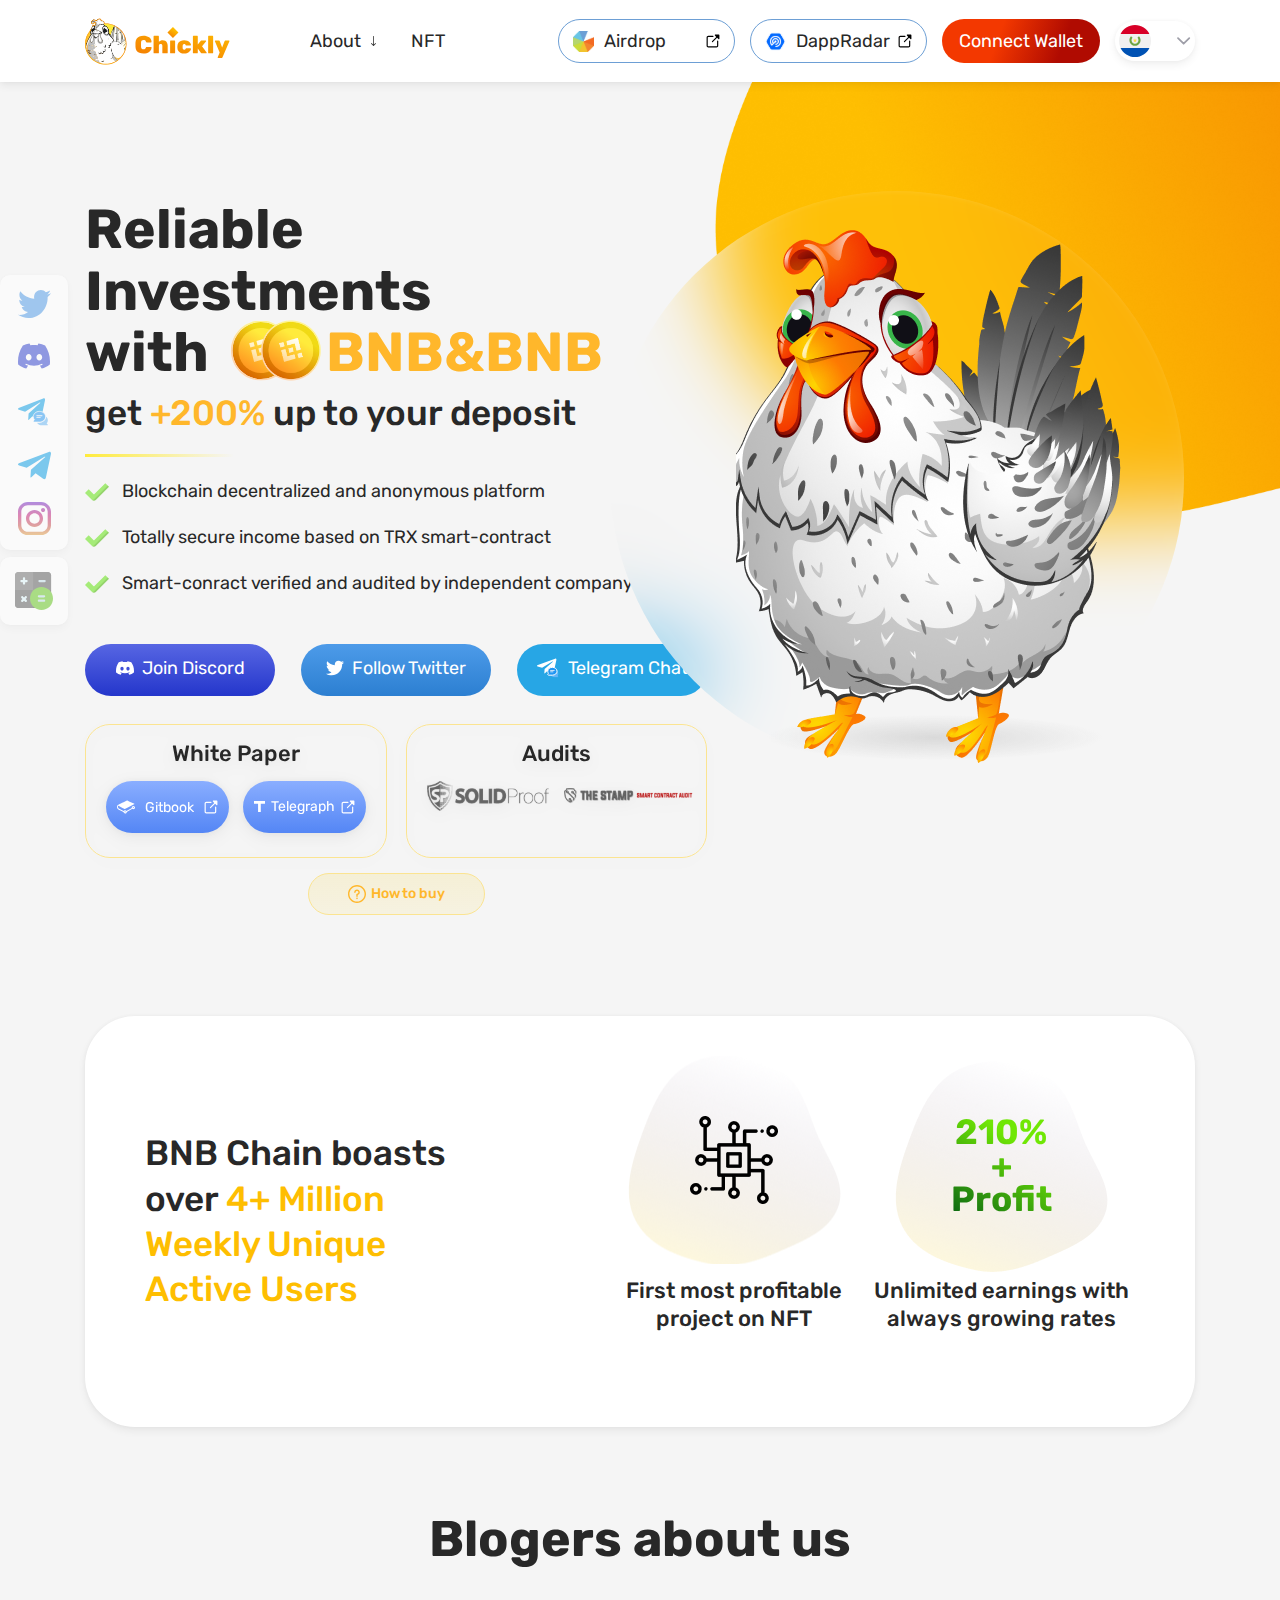
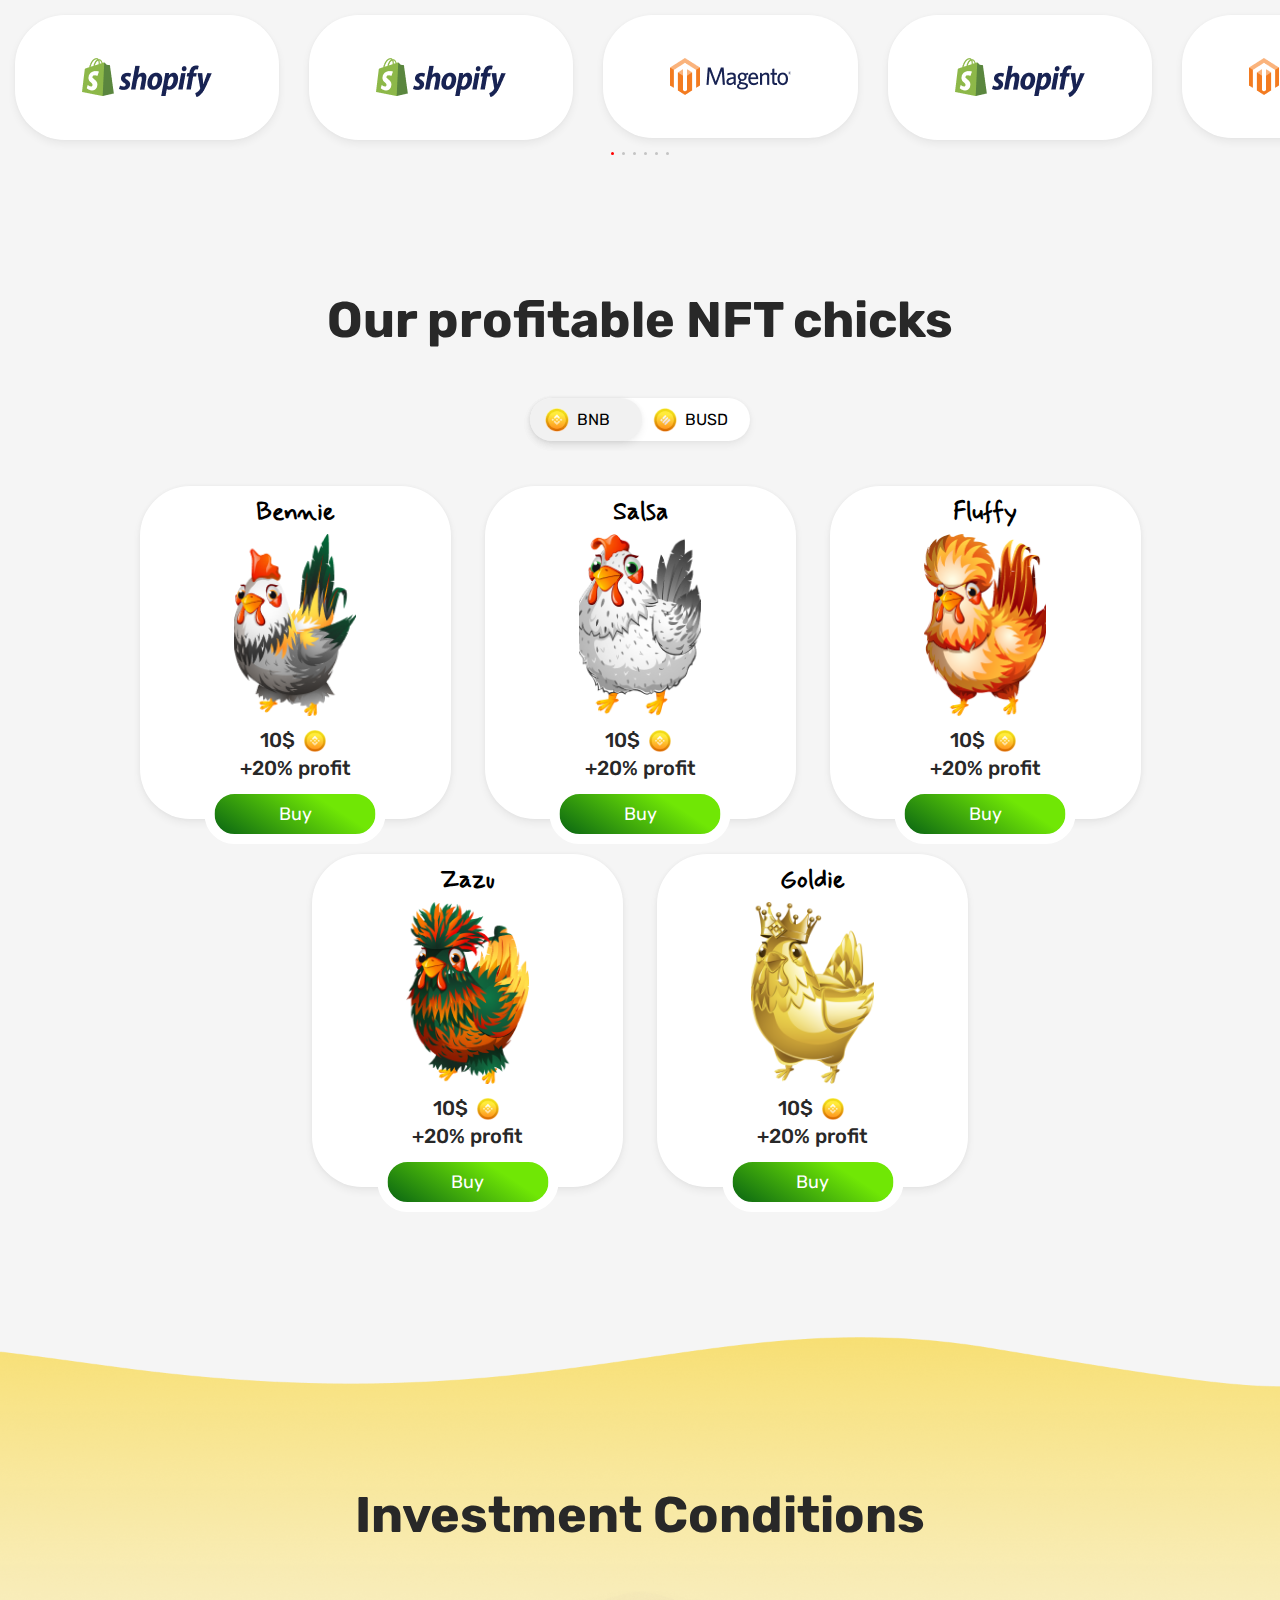
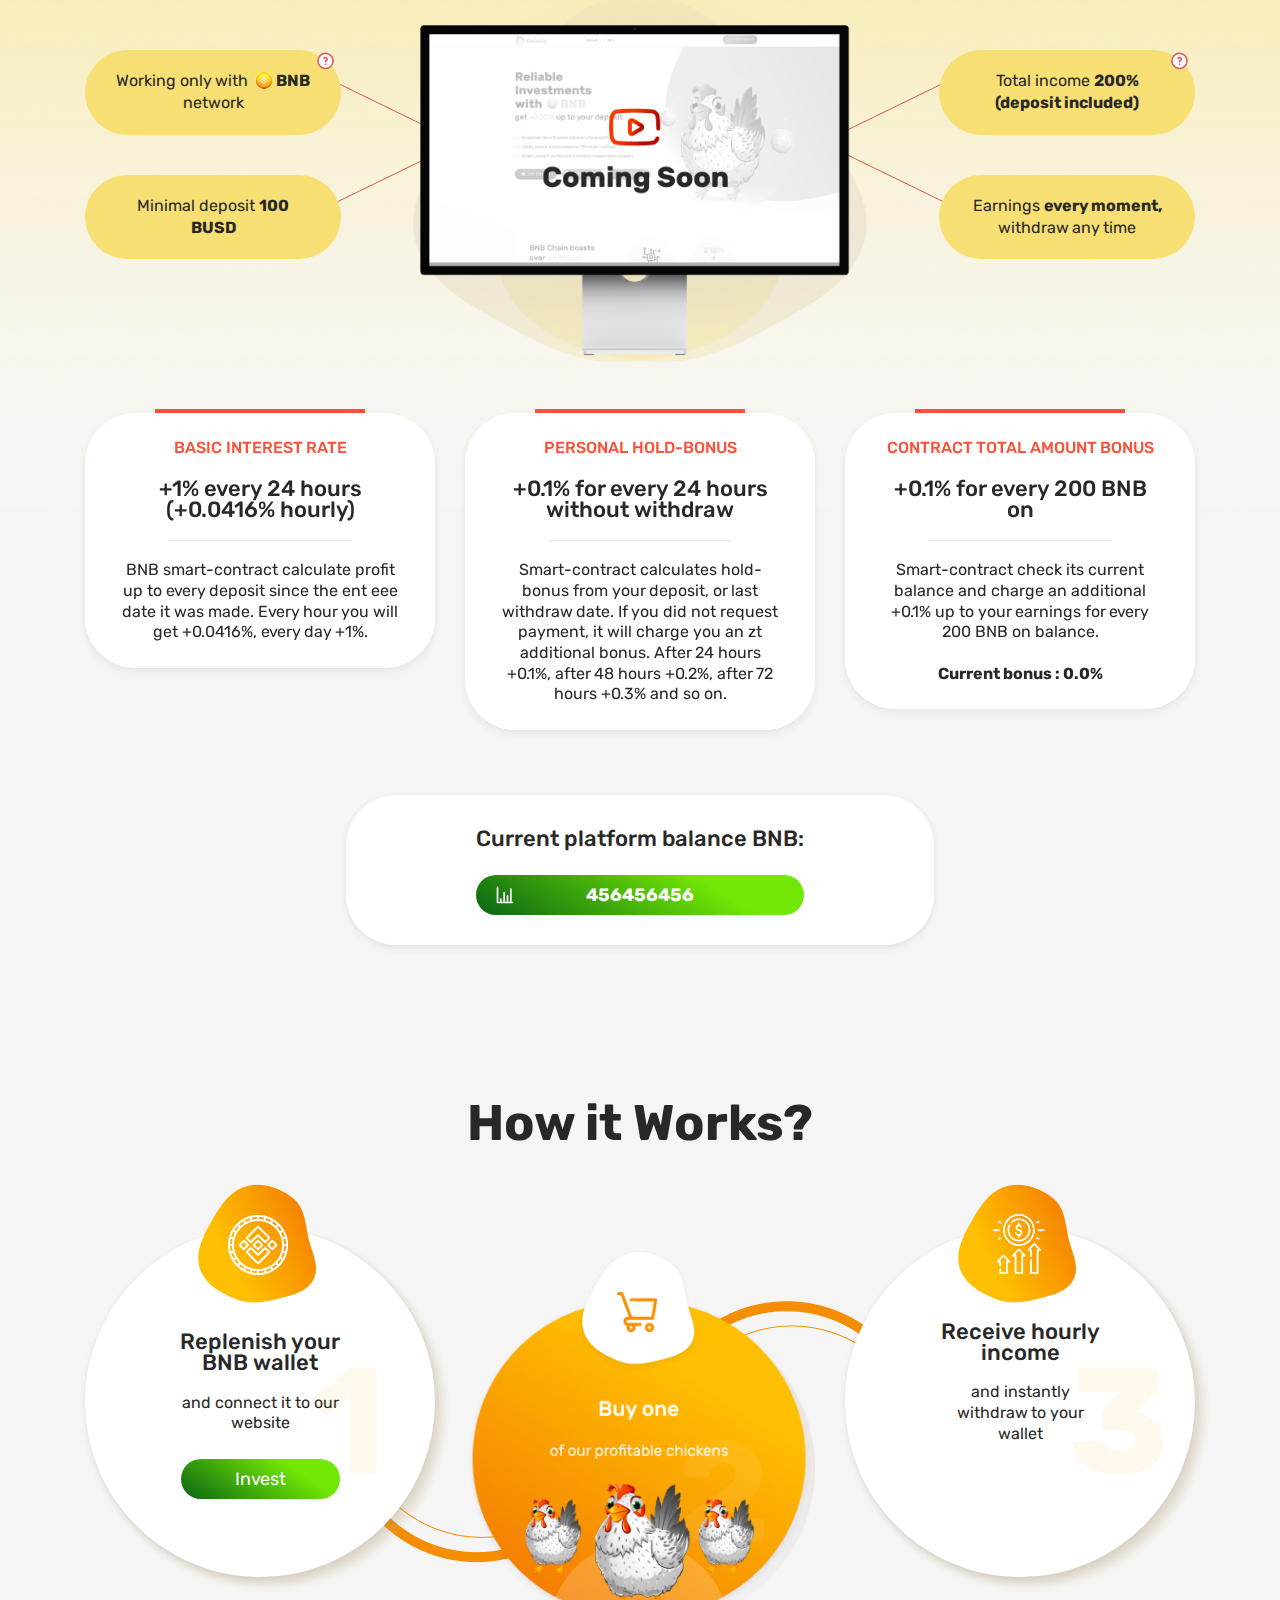
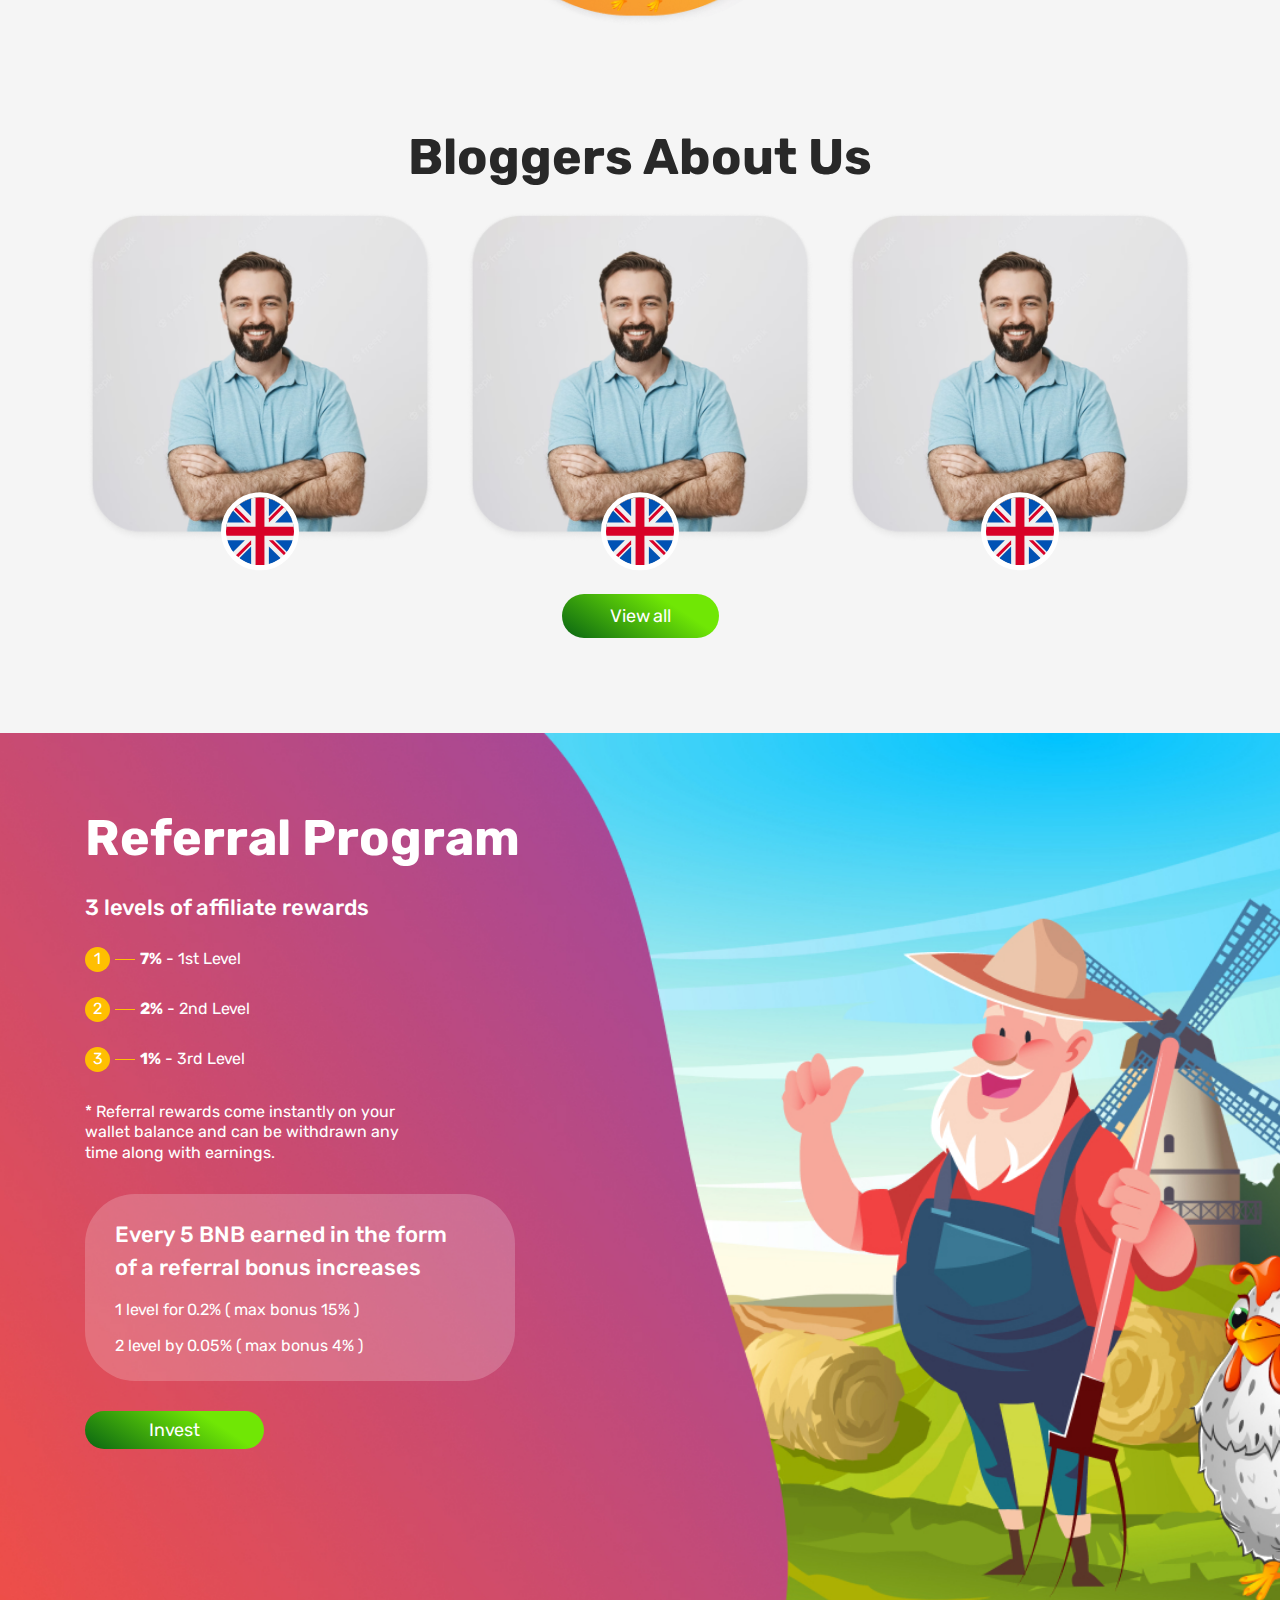
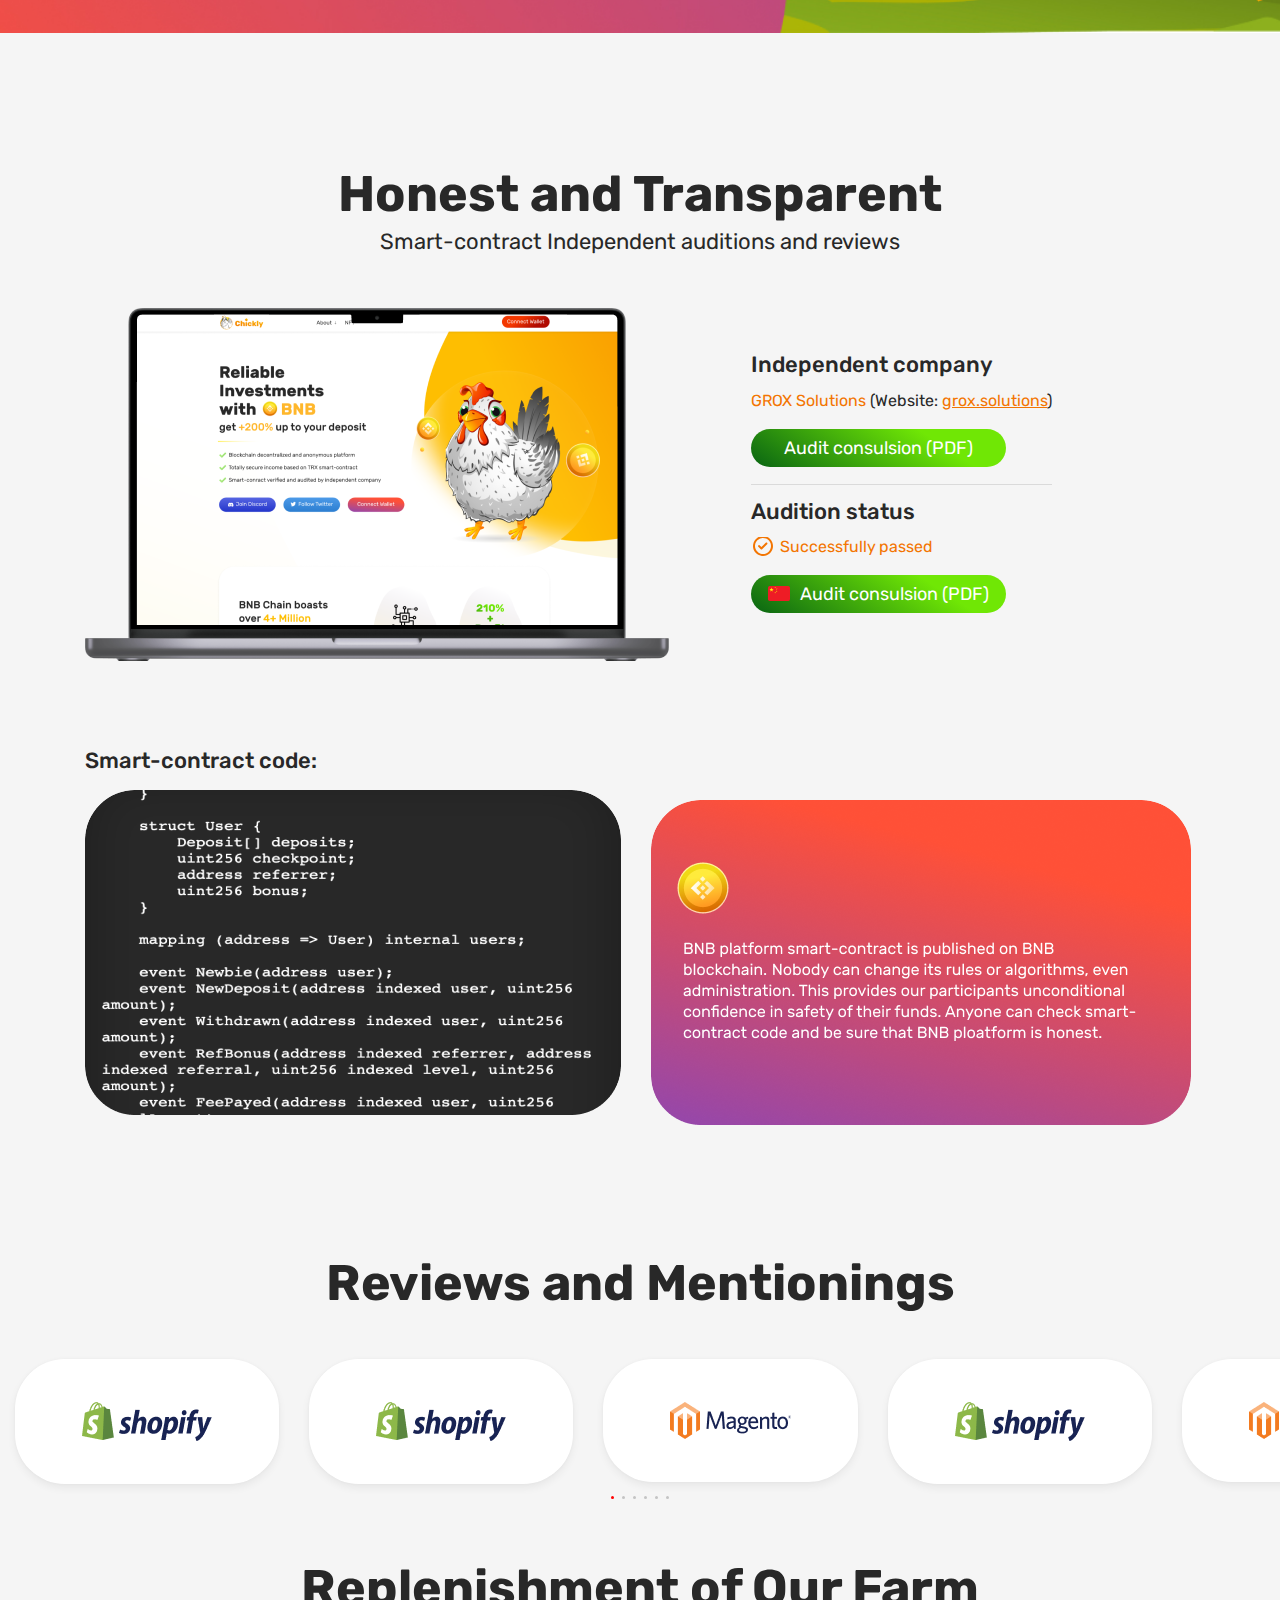
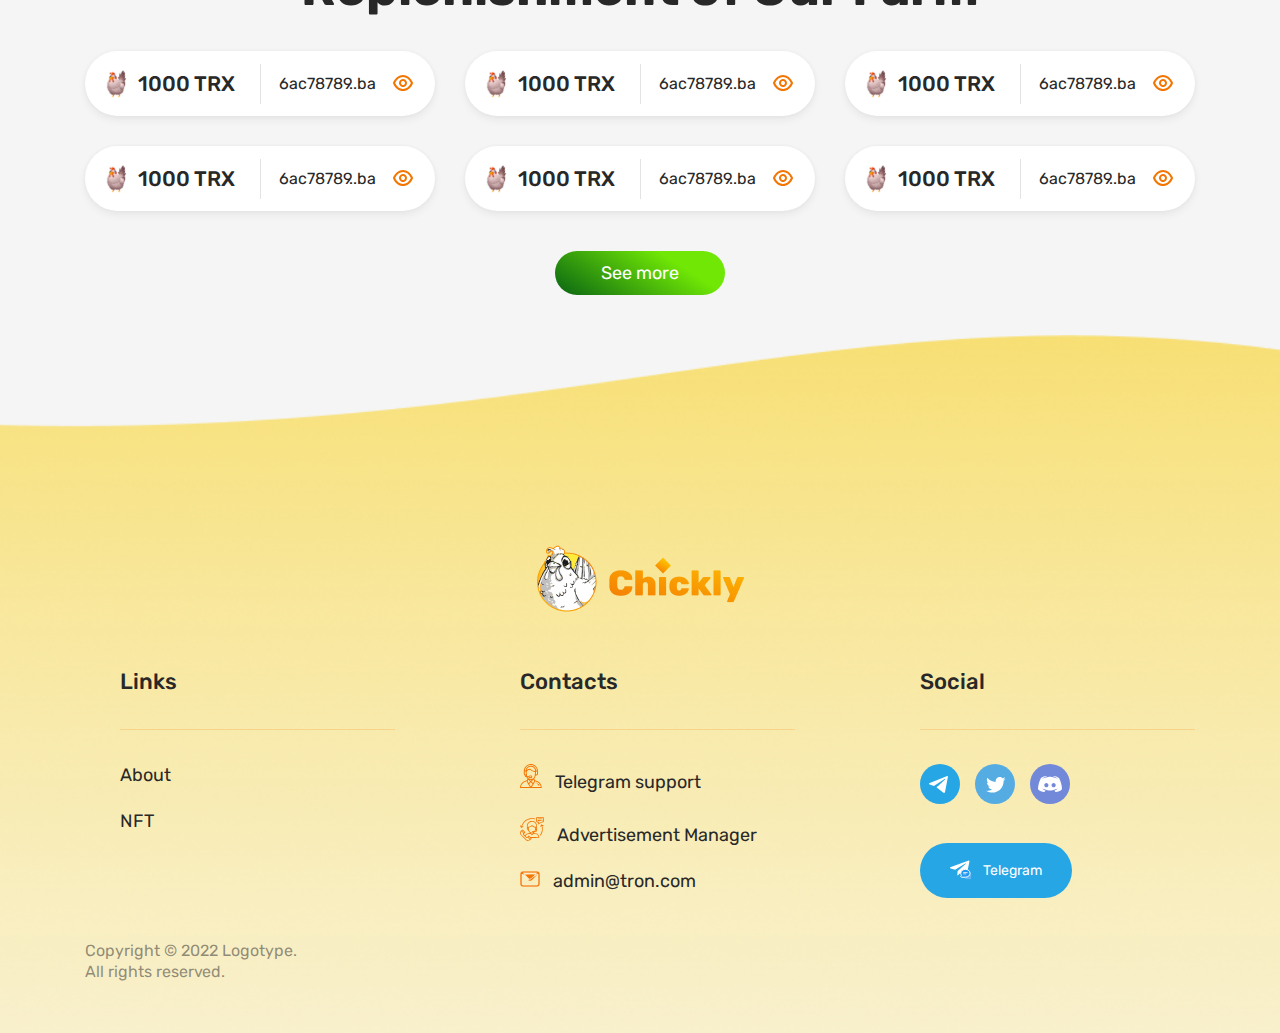
<file: index.html>
<!DOCTYPE html>
<html lang="en">
<head>
    <meta charset="UTF-8">
    <meta http-equiv="X-UA-Compatible" content="IE=edge">
    <meta name="viewport" content="width=device-width, initial-scale=1.0">
    <title>Document</title>
    <link rel="stylesheet" href="https://cdn.jsdelivr.net/npm/swiper@8/swiper-bundle.min.css"
/>
    <link rel="stylesheet" href="./css/style.css">
    <link rel="preconnect" href="https://fonts.googleapis.com">
    <link rel="preconnect" href="https://fonts.gstatic.com" crossorigin>
    <link href="https://fonts.googleapis.com/css2?family=Mynerve&display=swap" rel="stylesheet">
    
</head>
<body>

    <div class="wrapper">


        <header class="header" id="header">
            <div class="container">
                <div class="header__container">
                    <a class="header__logo">
                        <img src="./image/header/logo.svg" alt="logo">
                    </a>




                    <div class="header__menu menu">
                        <div class="menu__icon">
                            <span></span>
                        </div>


                        <nav class="menu__body">

                            <div class="menu-body__coins">
                                <img src="./image/header/twocoins.svg" alt="coins">
                            </div>

                            <ul class="menu__info info-menu">
                                <li>
                                    <a href="#" class="info-menu__link">About</a>
                                    <span class="menu__arrow menu-about">
                                        <img src="./image/icons/down.png" alt="down">
                                    </span>
                                    <ul class="menu-about__sublist">
                                        <li>
                                            <a href="#" class="menu-about__sublink">Home Page 1</a>
                                        </li>
                                        <li>
                                            <a href="#" class="menu-about__sublink">Home Page 1</a>
                                        </li>
                                        <li>
                                            <a href="#" class="menu-about__sublink">Home Page 1</a>
                                        </li>
                                    </ul>
                                </li>
                                <li>
                                    <a href="#" class="info-menu__link">NFT</a>
                                </li>
                            </ul>
                            <ul class="menu__links nav-menu">
                                <li class="nav-menu__item nav-item">
                                    <div class="nav-menu__name">
                                        <div class="nav-menu__icon">
                                            <img src="./image/icons/airdrop.svg" alt="airdrop">
                                        </div>
                                        <div class="nav-menu__text">Airdrop</div>
                                    </div>
                                    <a href="#" class="nav-menu__out">
                                        <img src="./image/icons/out.svg" alt="out">
                                    </a>
                                </li>
    
                                <li class="nav-menu__item nav-item">
                                    <div class="nav-menu__name">
                                        <div class="nav-menu__icon">
                                            <img src="./image/icons/dappradar.svg" alt="DappRadar">
                                        </div>
                                        <div class="nav-menu__text">DappRadar</div>
                                    </div>
                                    <a href="#" class="nav-menu__out">
                                        <img src="./image/icons/out.svg" alt="out">
                                    </a>
                                </li>
    
                                <li class="nav-menu__connect nav-item">
                                    <a href="#">Connect Wallet</a>
                                </li>
    
                                <li class="nav-menu__lang nav-item lang-item">
                                    <div class="lang-item__flag">
                                        <img src="./image/icons/nd.svg" alt="nd">
                                    </div>
                                    <div class="lang-item__arrow">
                                        <img src="./image/icons/arrow.svg" alt="arrow">
                                    </div>
                                    <ul class="lang-item__sublist">
                                        <li>
                                            <a href="#" class="lang-item__sublink lang-sublink">
                                                <div class="lang-sublink__flag">
                                                    <img src="./image/icons/mn-lang.svg" alt="mn">
                                                </div>
                                                <div class="lang-sublink__country">MN</div>
                                            </a>
                                        </li>
                                        <li>
                                            <a href="#" class="lang-item__sublink lang-sublink">
                                                <div class="lang-sublink__flag">
                                                    <img src="./image/icons/nd.svg" alt="nd">
                                                </div>
                                                <div class="lang-sublink__country">ND</div>
                                            </a>
                                        </li>
                                        <li>
                                            <a href="#" class="lang-item__sublink lang-sublink">
                                                <div class="lang-sublink__flag">
                                                    <img src="./image/icons/mn-lang.svg" alt="mn">
                                                </div>
                                                <div class="lang-sublink__country">MN</div>
                                            </a>
                                        </li>
                                        
                                    </ul>
                                </li>

                                <li class="header__fixed">
                                    <ul class="header__social social-head">
                                        <li class="social-head__item">
                                            
                                            <a href="#">
                                                <img src="./image/icons/twitter.svg" alt="social">
                                            </a>
                                        </li>
                                        <li class="social-head__item">
                                            <a href="#">
                                                <img src="./image/icons/discord.svg" alt="social">
                                            </a>
                                        </li>
                                        <li class="social-head__item">
                                            <a href="#">
                                                <img src="./image/icons/tg-mes.svg" alt="social">
                                            </a>
                                        </li>
                                        <li class="social-head__item">
                                            <a href="#">
                                                <img src="./image/icons/tg-pub.svg" alt="social">
                                            </a>
                                        </li>
                                        <li class="social-head__item">
                                            <a href="#">
                                                <img src="./image/icons/instagram.svg" alt="social">
                                            </a>
                                        </li>
                                    </ul>
                                
                                    <div class="header__calc">
                                        <a href="#">
                                            <img src="./image/icons/calc.svg" alt="calc">
                                        </a>
                                    </div>
                                </li> 
                            </ul>
                        </nav>
                    </div>
                    
                </div>
               
            </div>
        </header>



        <main class="main">



            <section class="banner">

                <div class="banner__chicken">
                        <img src="./image/banner/chicken.png" alt="chicken">
                </div>

                <div class="banner__chicken-bg">
                    
                </div>

                <div class="banner__background">
                    <img src="./image/banner/background.png" alt="bg">
                </div>
                
                <div class="container">
                    <div class="banner__container">
                        <div class="banner__text">
                            <h1 class="banner__title">Reliable <br> Investments <br> with <span>BNB&BNB</span></h1>

                            <h2 class="banner__subtitle">get <span>+200% </span>up to your deposit</h2>

                            <ul class="banner__list list-banner">
                                <li class="list-banner__item">Blockchain decentralized and anonymous platform</li>
                                <li class="list-banner__item">Totally secure income based on TRX smart-contract</li>
                                <li class="list-banner__item">Smart-conract verified and audited by independent company</li>
                                
                            </ul>

                            <div class="banner__social social-banner">
                                <a href="#" class="social-banner__link">
                                    <img src="./image/banner/discord.svg" alt="icon">
                                    <div class="social-banner__text">Join Discord</div>
                                </a>
                                <a href="#" class="social-banner__link">
                                    <img src="./image/banner/twitter.svg" alt="icon">
                                    <div class="social-banner__text">Follow Twitter</div>
                                </a>
                                <a href="#" class="social-banner__link">
                                    <img src="./image/banner/telegram.svg" alt="icon">
                                    <div class="social-banner__text">Telegram Chat</div>
                                </a>
                               
                            </div>

                            <div class="banner__blocks blocks-banner">

                                <div class="blocks-banner__common blocks-banner__paper">
                                    <h3 class="blocks-banner__title">White Paper</h3>
                                    <div class="blocks-banner__links">
                                        <a href="#" class="link-paper">
                                            <div class="link-paper__block">
                                                <img src="./image/banner/gitbook.svg" alt="icon"> 
                                                <span>Gitbook </span> 
                                                <img src="./image/banner/out.svg" alt="icon">
                                            </div>
                                            
                                        </a>
                                        <a href="#" class="link-paper">
                                            <div class="link-paper__block">
                                                <img src="./image/banner/telegraph.svg" alt="icon"> 
                                                <span>Telegraph</span> 
                                                <img src="./image/banner/out.svg" alt="icon">
                                            </div>
                                          
                                        </a>
                                    </div>
                                    
                                </div>


                                <div class="blocks-banner__common blocks-banner__audits audits">
                                    <h3 class="blocks-banner__title">Audits</h3>
                                    <div class="audits__list">
                                        <div class="audits__item">
                                            <a href="#" class="audits__link">
                                                <img src="./image/banner/solid.svg" alt="solid">
                                            </a>                                        
                                        </div>
                                        <div class="audits__item">
                                            <a href="#" class="audits__link">
                                                <img src="./image/banner/stamp.png" alt="stamp">
                                                <img src="./image/banner/smart.png" alt="smart">

                                            </a>                                       
                                        </div>
                                    </div>
                                </div>
                                
                            </div>

                            <button href="#" class="banner__button">
                                <!-- <img src="./image/banner/question.svg" alt="symbol"> -->
                                <svg width="18" height="18" viewBox="0 0 18 18" fill="none" xmlns="http://www.w3.org/2000/svg">
                                    <g clip-path="url(#clip0_1583_62474)">
                                    <path d="M9 14.1855C9.48541 14.1855 9.87891 13.792 9.87891 13.3066C9.87891 12.8212 9.48541 12.4277 9 12.4277C8.51459 12.4277 8.12109 12.8212 8.12109 13.3066C8.12109 13.792 8.51459 14.1855 9 14.1855Z" fill="#FFB72B"/>
                                    <path d="M9 0C4.02595 0 0 4.02528 0 9C0 13.974 4.02528 18 9 18C13.974 18 18 13.9747 18 9C18 4.02595 13.9747 0 9 0ZM9 16.5938C4.80315 16.5938 1.40625 13.1974 1.40625 9C1.40625 4.80315 4.80259 1.40625 9 1.40625C13.1968 1.40625 16.5937 4.80259 16.5937 9C16.5937 13.1968 13.1974 16.5938 9 16.5938Z" fill="#FFB72B"/>
                                    <path d="M9 4.51758C7.44919 4.51758 6.1875 5.77927 6.1875 7.33008C6.1875 7.71841 6.50229 8.0332 6.89062 8.0332C7.27896 8.0332 7.59375 7.71841 7.59375 7.33008C7.59375 6.55467 8.22459 5.92383 9 5.92383C9.77541 5.92383 10.4062 6.55467 10.4062 7.33008C10.4062 8.10548 9.77541 8.73633 9 8.73633C8.61166 8.73633 8.29687 9.05112 8.29687 9.43945L8.29687 11.1973C8.29687 11.5856 8.61166 11.9004 9 11.9004C9.38834 11.9004 9.70312 11.5856 9.70312 11.1973L9.70312 10.0536C10.9148 9.7406 11.8125 8.63821 11.8125 7.33008C11.8125 5.77927 10.5508 4.51758 9 4.51758Z" fill="#FFB72B"/>
                                    </g>
                                    <defs>
                                    <clipPath id="clip0_1583_62474">
                                    <rect width="18" height="18" fill="white"/>
                                    </clipPath>
                                    </defs>
                                    </svg>
                                <span>How to buy</span>
                            </button>

                        </div>

                       
                        
                        
                    </div>
                </div>


            </section>

            <section class="profit">
                <div class="container">
                    <div class="profit__container">
                        <div class="profit__text">BNB Chain boasts over <span>4+ Million Weekly Unique Active Users</span></div>
                        <div class="profit__items items-profit">
                            <div class="items-profit__item">
                                <div class="items-profit__spot">
                                    <img src="./image/profit/cpu.png" alt="cpu">
                                </div>
                                <div class="items-profit__text">First most profitable project on NFT 
                                </div>
                                
                            </div>
                            <div class="items-profit__item">
                                <div class="items-profit__spot">
                                    <span>210% <br> + <br> Profit</span>
                                </div>
                                <div class="items-profit__text">Unlimited earnings with always growing rates 
                                </div>
                                
                            </div>
                            
                        </div>
                    </div>
                </div>
            </section>

            <section class="about">
                <div class="container">
                    <div class="about__container">
                        <h3 class="about__title title-block">Blogers about us</h3>
                    </div>
                </div>

                <div class="about__body">
                
                    <div class="about__swiper">
                        <div class="swiper-container">
                            <!-- Additional required wrapper -->
                            <div class="swiper-wrapper">
                                <!-- Slides -->
                                <!-- <div class="swiper-slide">
                                    <div class="swiper-slide__image">
                                        <img src="./image/about/shopify.png" alt="shopify">
                                    </div>
                                </div> -->
                                <div class="swiper-slide">
                                    <div class="swiper-slide__image">
                                        <img src="./image/about/shopify.png" alt="shopify">
                                    </div>
                                </div>
                                <div class="swiper-slide">
                                    <div class="swiper-slide__image">
                                        <img src="./image/about/shopify.png" alt="shopify">
                                    </div>
                                </div>
                                <div class="swiper-slide">
                                    <div class="swiper-slide__image">
                                        <img src="./image/about/magento.png" alt="magento">
                                    </div>
                                </div>
                                <div class="swiper-slide">
                                    <div class="swiper-slide__image">
                                        <img src="./image/about/shopify.png" alt="shopify">
                                    </div>
                                </div>
                                <div class="swiper-slide">
                                    <div class="swiper-slide__image">
                                        <img src="./image/about/magento.png" alt="magento">
                                    </div>
                                </div>
                                <div class="swiper-slide">
                                    <div class="swiper-slide__image">
                                        <img src="./image/about/magento.png" alt="magento">
                                    </div>
                                </div>
                                
                            </div>
                            <!-- If we need pagination -->
                             <div class="swiper-pagination">
                                <span class="swiper-pagination-bullet"></span>
                                <span class="swiper-pagination-bullet"></span>
                                <span class="swiper-pagination-bullet"></span>
                             </div>              
                        </div>
                    </div>
                    <!-- Slider main container -->
              
                </div>

                


            </section>

            <section class="chicks">
                <h3 class="chicks__title title-block">Our profitable NFT chicks</h3>
                <div class="form-box">
                    <div class="button-box chicks__switcher">
                        <div id="btn"></div>
                        <button type="button" class="toggle-btn switch-chick__bnb" onclick="leftClick()">BNB</button>
                        <button type="button" class="toggle-btn switch-chick__busd" onclick="rightClick()">BUSD</button>
                    </div> 
                </div>
                
                <div class="chicks__body">
                    <div class="chicks__item chicks-item">
                        <div class="chicks-item__name">Bennie</div>
                        <div class="chicks-item__image">
                            <img src="./image/chicks/Bennie.png" alt="Bennie">
                        </div>
                        <div class="chicks-item__price">10$
                            <img src="./image/chicks/coinbnb.png" alt="coin">
                        </div>
                        <div class="chicks-item__bonus">+20% profit</div>
                        <div class="chicks-item__button">Buy</div>
                    </div>
                    <div class="chicks__item chicks-item">
                        <div class="chicks-item__name">Salsa</div>
                        <div class="chicks-item__image">
                            <img src="./image/chicks/Salsa.png" alt="Salsa">
                        </div>
                        <div class="chicks-item__price">10$
                            <img src="./image/chicks/coinbnb.png" alt="coin">
                        </div>
                        <div class="chicks-item__bonus">+20% profit</div>
                        <div class="chicks-item__button">Buy</div>
                    </div>
                    <div class="chicks__item chicks-item">
                        <div class="chicks-item__name">Fluffy</div>
                        <div class="chicks-item__image">
                            <img src="./image/chicks/Fluffy.png" alt="Fluffy">
                        </div>
                        <div class="chicks-item__price">10$
                            <img src="./image/chicks/coinbnb.png" alt="coin">
                        </div>
                        <div class="chicks-item__bonus">+20% profit</div>
                        <div class="chicks-item__button">Buy</div>
                    </div>
                    <div class="chicks__item chicks-item">
                        <div class="chicks-item__name">Zazu</div>
                        <div class="chicks-item__image">
                            <img src="./image/chicks/Zazu.png" alt="Zazu">
                        </div>
                        <div class="chicks-item__price">10$
                            <img src="./image/chicks/coinbnb.png" alt="coin">
                        </div>
                        <div class="chicks-item__bonus">+20% profit</div>
                        <div class="chicks-item__button">Buy</div>
                    </div>
                    <div class="chicks__item chicks-item">
                        <div class="chicks-item__name">Goldie</div>
                        <div class="chicks-item__image">
                            <img src="./image/chicks/Goldie.png" alt="Goldie">
                        </div>
                        <div class="chicks-item__price">10$
                            <img src="./image/chicks/coinbnb.png" alt="coin">
                        </div>
                        <div class="chicks-item__bonus">+20% profit</div>
                        <div class="chicks-item__button">Buy</div>
                    </div>
                </div>
            </section>

            <section class="conditions">
                <div class="conditions__bg">
                    <img src="./image/conditions/conditions-bg.png" alt="bg">
                </div>

                <div class="conditions__body">
                    <div class="container">
                        <div class="conditions__container">
                                <h3 class="conditions__title title-block">Investment Conditions</h3>

                                <div class="conditions__screen screen-conditions">
                                    <div class="screen-conditions__video">
                                        <div class="screen-conditions__pc">
                                            <img src="./image/conditions/pc.png" alt="pc">
                                        </div>
                                        <div class="screen-conditions__lines">
                                            <img src="./image/conditions/lines.png" alt="">
                                        </div>
                                        
                                        
    
                                        
                                        <div class="screen-conditions__coin-right"></div>
                                        <div class="screen-conditions__coin-left"></div>
                                    </div>
                                </div>

                                <div class="conditions-items">
                                    <div class="screen-conditions__items items-conditions-left">
                                        <div class="screen-conditions__item">
                                            Working only with <span class="bnb-span">BNB</span> network
                                        </div>
    
                                        <div class="screen-conditions__item">Minimal deposit <span>100 BUSD</span></div>
                                    </div>    
    
                                    <div class="screen-conditions__items items-conditions-right">
                                        <div class="screen-conditions__item">Total income <span>200% (deposit included)</span> </div>
    
                                        <div class="screen-conditions__item">Earnings <span>every moment,</span>  withdraw any time</div>
                    
                                    </div> 
                                </div>

                               

                                <div class="conditions__columns conditions-swiper-container">
                                    <div class="conditions__swiper-wrapper swiper-wrapper">
                                        <div class="conditions__column column-conditions conditions__swiper-slide swiper-slide">
                                            <div class="column-conditions__title">BASIC INTEREST RATE</div>
                                            <div class="column-conditions__subtitle">+1% every 24 hours (+0.0416% hourly)</div>
                                            <div class="column-conditions__text">BNB smart-contract calculate profit up to every deposit since the
                                                ent eee date it was made. Every hour you will get +0.0416%, every day +1%.</div>                        
                                        </div>
                                        <div class="conditions__column column-conditions conditions__swiper-slide swiper-slide">
                                            <div class="column-conditions__title">PERSONAL HOLD-BONUS</div>
                                            <div class="column-conditions__subtitle">+0.1% for every 24 hours without withdraw
                                            </div>
                                            <div class="column-conditions__text">Smart-contract calculates hold-bonus from your deposit, or last
                                                withdraw date. If you did not request payment, it will charge you an 
                                                zt additional bonus. After 24 hours +0.1%, after 48 hours +0.2%, after 72
                                                hours +0.3% and so on.</div>                        
                                        </div>
                                        <div class="conditions__column column-conditions conditions__swiper-slide swiper-slide">
                                            <div class="column-conditions__title">CONTRACT TOTAL AMOUNT BONUS</div>
                                            <div class="column-conditions__subtitle">+0.1% for every 200 BNB on</div>
                                            <div class="column-conditions__text">Smart-contract check its current balance and charge an additional +0.1% up to your earnings for every 200 BNB on balance. 
                                            <br> <br> <span>Current bonus : 0.0%</span> </div>                        
                                        </div>
                                    </div>

                                    <div class="swiper-pagination"></div>


                                   
                                </div>

                                <div class="conditions__balance balance">
                                    <div class="balance__title">Current platform balance BNB:</div>
                                    <div class="balance__button button-balance">
                                        <div class="button-balance__image">
                                            <img src="./image/conditions/chart-bar.svg" alt="chart">
                                        </div>
                                        <div class="button-balance__number">456456456</div>
                                    </div>
                                </div>
                        </div>
                    </div>
                </div>

                
            </section>

            <section class="how">
                <div class="container">
                    <div class="how__container">
                        <div class="how__title title-block"> How it Works?</div>

                        <div class="how__body body-how">
                            <div class="body-how__item item-how ">
                                <div class="item-how__title">Replenish your BNB wallet</div>
                                <div class="item-how__text">and connect it to our website</div>
                                <a href="#" class="item-how__button">Invest</a>
                            </div>
                            <div class="body-how__image item-how">
                                <img src="./image/how/steptwo.png" alt="steptwo">
                            </div>
                            <div class="body-how__item item-how">
                                <div class="item-how__title">Receive hourly income</div>
                                <div class="item-how__text">and instantly withdraw to your wallet</div>
                                <a href="#" class="item-how__button button-hidden">Invest</a>
                            </div>
                            
                            
                            
                        </div>
                    </div>
                </div>
            </section>

            <section class="bloggers">
                <div class="container">
                    <div class="bloggers__container">
                        <div class="bloggers__title title-block">Bloggers about us</div>

                        <div class="bloggers__body body-bloggers">
                            <div class="body-bloggers__item item-bloggers">
                                <img src="./image/bloggers/blogger-photo.png" alt="photo">
                                <div class="item-bloggers__lang">
                                    <img src="./image/bloggers/lang-icon.svg" alt="">
                                </div>
                            </div>
                            <div class="body-bloggers__item">
                                <img src="./image/bloggers/blogger-photo.png" alt="photo">
                                <div class="item-bloggers__lang">
                                    <img src="./image/bloggers/lang-icon.svg" alt="">
                                </div>
                            </div>
                            <div class="body-bloggers__item">
                                <img src="./image/bloggers/blogger-photo.png" alt="photo">
                                <div class="item-bloggers__lang">
                                    <img src="./image/bloggers/lang-icon.svg" alt="">
                                </div>
                            </div>
                            
                        </div>

                        <div class="bloggers__button">
                            <a href="./bloger-page.html" target="_blank">View all</a>
                        </div>
                    </div>
                </div>
            </section>

            <section class="program">
                
                 <div class="program-banner__bg">
                        <img src="./image/program/banner.jpg" alt="banner">
                 </div>
               
                                  
        
                <div class="container">
                    <div class="program__container">
                        <div class="program__title">Referral Program</div>
                        <div class="program__subtitle">3 levels of affiliate rewards</div>
                        <ul class="program__list list-program">
                            <li class="list-program__item item-program">
                                <div class="item-program__circle">
                                    <div class="item-program__number">1</div>
                                </div>
                                <div class="item-program__linea"></div>
                                <div class="item-program__description"> <span>7%</span> - 1st Level </div>
                            </li>
                            <li class="list-program__item item-program">
                                <div class="item-program__circle">
                                    <div class="item-program__number">2</div>
                                </div>
                                <div class="item-program__linea"></div>
                                <div class="item-program__description"> <span>2%</span> - 2nd Level </div>
                            </li>
                            <li class="list-program__item item-program">
                                <div class="item-program__circle">
                                    <div class="item-program__number">3</div>
                                </div>
                                <div class="item-program__linea"></div>
                                <div class="item-program__description"> <span>1%</span> - 3rd Level </div>
                            </li>
                        </ul>
                        <div class="program__info">* Referral rewards come instantly on your wallet balance and can be withdrawn any time along with earnings.</div>
                        <div class="program__earn earn-program">
                            <div class="earn-program__title">Every 5 BNB earned in the form of a referral bonus increases
                            </div>
                            <p class="earn-program__level">1 level for 0.2% ( max bonus 15% )</p>
                            <p class="earn-program__level">2 level by 0.05% ( max bonus 4% )</p>
                            
                        </div>
                        <a href="#" class="program__button">Invest</a>
                        
                        

                    </div>
                </div>
                
            </section>

            <section class="honest">
                <div class="container">
                    <div class="honest__container">
                        <div class="honest__title title-block">
                            Honest and Transparent
                        </div>
                        <div class="honest__subtitle">Smart-contract Independent auditions and reviews</div>

                        <div class="honest__body body-honest">
                            <div class="body-honest__left">
                                <img class="honest-mac" src="./image/honest/Mac.png" alt="mac">
                                
                            </div>
                            <div class="body-honest__right honest-items">
                                <div class="honest-items__item">
                                    <div class="honest-items__title">Independent company</div>
                                    <div class="honest-items__text">
                                        <span class="honest-items__name">GROX Solutions</span>
                                        <span class="honest-items__website">(Website: <a href="#">grox.solutions</a>)</span>
                                    </div>
                                    <a href="#" class="honest-items__button">Audit consulsion (PDF)</a>
                                </div>     
                                
                                
                                <div class="honest-items__item">
                                    <div class="honest-items__title">Audition status</div>
                                    <div class="honest-items__text">
                                       
                                        <span class="honest-items__status">Successfully passed</span>
                                    </div>
                                    <a href="#" class="honest-items__button"> <img src="./image/honest/stars.png" alt="stars"> Audit consulsion (PDF) </a>
                                </div>                               
                            </div>
                            
                            
                        </div>

                        <div class="honest__code code-honest">
                            <div class="code-honest__title">Smart-contract code:</div>
                            <div class="code-honest__images">
                                <div class="code-honest__image">
                                    <img src="./image/honest/code.png" alt="code">
                                </div>
                                <div class="code-honest__image">
                                    <img src="./image/honest/text.png" alt="text">
                                </div>
                                
                            </div>
                        </div>
                    </div>
                </div>
            </section>

            <section class="review">
                <div class="container">
                    <div class="review__container">
                        <h3 class="review__title title-block">Reviews and Mentionings</h3>
                    </div>
                </div>

                 <div class="review__body">
                
                    <div class="review__swiper">
                        <div class="swiper-container">
                            <!-- Additional required wrapper -->
                            <div class="swiper-wrapper">
                                <!-- Slides -->
                                
                                <div class="swiper-slide">
                                    <div class="swiper-slide__image">
                                        <img src="./image/about/shopify.png" alt="shopify">
                                    </div>
                                </div>
                                <div class="swiper-slide">
                                    <div class="swiper-slide__image">
                                        <img src="./image/about/shopify.png" alt="shopify">
                                    </div>
                                </div>
                                <div class="swiper-slide">
                                    <div class="swiper-slide__image">
                                        <img src="./image/about/magento.png" alt="magento">
                                    </div>
                                </div>
                                <div class="swiper-slide">
                                    <div class="swiper-slide__image">
                                        <img src="./image/about/shopify.png" alt="shopify">
                                    </div>
                                </div>
                                <div class="swiper-slide">
                                    <div class="swiper-slide__image">
                                        <img src="./image/about/magento.png" alt="magento">
                                    </div>
                                </div>
                                <div class="swiper-slide">
                                    <div class="swiper-slide__image">
                                        <img src="./image/about/magento.png" alt="magento">
                                    </div>
                                </div>
                                
                            </div>
                            <!-- If we need pagination -->
                             <div class="swiper-pagination">
                                <span class="swiper-pagination-bullet"></span>
                                <span class="swiper-pagination-bullet"></span>
                                <span class="swiper-pagination-bullet"></span>
                             </div>              
                        </div>
                    </div>
            </section>

            <section class="farm">
                <div class="container">
                    <div class="farm__container">
                        <div class="farm__title title-block">Replenishment of Our Farm</div>

                        <div class="farm__table table-farm">
                            
                            <div class="table-farm__item item-farm">
                                <div class="item-farm__linea"></div>
                                <div class="item-farm__string">
                                    <div class="item-farm__string-left string-left">
                                        <div class="string-left__image">
                                            <img src="./image/farrm/small-chick.svg" alt="small-chick">
                                        </div>
                                        <div class="string-left__price">1000 TRX</div>
                                    </div>
                                    <div class="item-farm__string-right string-right">
                                        <div class="string-right__name">6ac78789..ba</div>
                                        <div class="string-right__image">
                                            <img src="./image/farrm/eye.svg" alt="eye">
                                        </div>
                                        
                                    </div>
                                    
                                    
                                </div>
                                
                            </div>

                            <div class="table-farm__item item-farm">
                                <div class="item-farm__linea"></div>
                                <div class="item-farm__string">
                                    <div class="item-farm__string-left string-left">
                                        <div class="string-left__image">
                                            <img src="./image/farrm/small-chick.svg" alt="small-chick">
                                        </div>
                                        <div class="string-left__price">1000 TRX</div>
                                    </div>
                                    <div class="item-farm__string-right string-right">
                                        <div class="string-right__name">6ac78789..ba</div>
                                        <div class="string-right__image">
                                            <img src="./image/farrm/eye.svg" alt="eye">
                                        </div>
                                        
                                    </div>
                                    
                                    
                                </div>
                                
                            </div>

                            <div class="table-farm__item item-farm">
                                <div class="item-farm__linea"></div>
                                <div class="item-farm__string">
                                    <div class="item-farm__string-left string-left">
                                        <div class="string-left__image">
                                            <img src="./image/farrm/small-chick.svg" alt="small-chick">
                                        </div>
                                        <div class="string-left__price">1000 TRX</div>
                                    </div>
                                    <div class="item-farm__string-right string-right">
                                        <div class="string-right__name">6ac78789..ba</div>
                                        <div class="string-right__image">
                                            <img src="./image/farrm/eye.svg" alt="eye">
                                        </div>
                                        
                                    </div>
                                    
                                    
                                </div>
                                
                            </div>

                            <div class="table-farm__item item-farm">
                                <div class="item-farm__linea"></div>
                                <div class="item-farm__string">
                                    <div class="item-farm__string-left string-left">
                                        <div class="string-left__image">
                                            <img src="./image/farrm/small-chick.svg" alt="small-chick">
                                        </div>
                                        <div class="string-left__price">1000 TRX</div>
                                    </div>
                                    <div class="item-farm__string-right string-right">
                                        <div class="string-right__name">6ac78789..ba</div>
                                        <div class="string-right__image">
                                            <img src="./image/farrm/eye.svg" alt="eye">
                                        </div>
                                        
                                    </div>
                                    
                                    
                                </div>
                                
                            </div>

                            <div class="table-farm__item item-farm">
                                <div class="item-farm__linea"></div>
                                <div class="item-farm__string">
                                    <div class="item-farm__string-left string-left">
                                        <div class="string-left__image">
                                            <img src="./image/farrm/small-chick.svg" alt="small-chick">
                                        </div>
                                        <div class="string-left__price">1000 TRX</div>
                                    </div>
                                    <div class="item-farm__string-right string-right">
                                        <div class="string-right__name">6ac78789..ba</div>
                                        <div class="string-right__image">
                                            <img src="./image/farrm/eye.svg" alt="eye">
                                        </div>
                                        
                                    </div>
                                    
                                    
                                </div>
                                
                            </div>

                            <div class="table-farm__item item-farm">
                                <div class="item-farm__linea"></div>
                                <div class="item-farm__string">
                                    <div class="item-farm__string-left string-left">
                                        <div class="string-left__image">
                                            <img src="./image/farrm/small-chick.svg" alt="small-chick">
                                        </div>
                                        <div class="string-left__price">1000 TRX</div>
                                    </div>
                                    <div class="item-farm__string-right string-right">
                                        <div class="string-right__name">6ac78789..ba</div>
                                        <div class="string-right__image">
                                            <img src="./image/farrm/eye.svg" alt="eye">
                                        </div>
                                        
                                    </div>
                                    
                                    
                                </div>
                                
                            </div>
                            
                        </div>
    
                        <div class="farm__button">See more</div>
                    </div>

                   
                </div>
            </section>


        </main>

    

        <footer class="footer">
            <div class="footer__bg">
                <img src="./image/footer/bg.png" alt="bg">
            </div>
            <!-- <div class="footer__bg-wave">
                <img src="./image/footer/bg-wave.png" alt="wave">
            </div> -->

            <div class="container">
                <div class="footer__container">
                    <div class="footer__logo">
                        <img src="./image/footer/logo.png" alt="logo">
                    </div>

                    <div class="footer__body body-footer">
                        <div class="body-footer__links footer-column">
                            <div class="footer-column__title">Links</div>
                            
                            <ul class="footer-column__list">
                                <li class="footer-column__item">
                                    <a href="#">About</a>
                                </li>
                                <li class="footer-column__item">
                                    <a href="#">NFT</a>
                                </li>
                            </ul>
                        </div>

                        <div class="body-footer__contacts footer-column">
                            <div class="footer-column__title">Contacts</div>
                            
                            <ul class="footer-column__list list-contact-footer">
                                <li class="footer-column__item contact-footer">
                                    <a href="#"> <img src="./image/footer/support.svg" alt="support">Telegram support</a>
                                </li>
                                <li class="footer-column__item contact-footer">
                                    <a href="#"> <img src="./image/footer/manager.svg" alt="">Advertisement Manager</a>
                                </li>
                                <li class="footer-column__item contact-footer">
                                    <a href="#"> <img src="./image/footer/message.svg" alt="">admin@tron.com</a>
                                </li>
                            </ul>
                        </div>

                        <div class="body-footer__social footer-column">
                            <div class="footer-column__title">Social</div>

                            <div class="social-footer__items">
                                <div class="footer-column__item social-footer">
                                    <a href="#">
                                        <img src="./image/footer/telegram.svg" alt="telegram">
                                    </a>
                                </div>
                                <div class="footer-column__item social-footer">
                                    <a href="#">
                                        <img src="./image/footer/twitter.svg" alt="twitter">
                                    </a>
                                </div>
                                <div class="footer-column__item social-footer">
                                    <a href="#">
                                        <img src="./image/footer/discord.svg" alt="discord">
                                    </a>
                                </div>
                                <div class="footer-column__item social-footer">
                                    <a href="#">
                                        <img src="./image/footer/youtube.svg" alt="youtube">
                                    </a>
                                </div>
                                <div class="footer-column__item social-footer">
                                    <a href="#">
                                        <img src="./image/footer/instagram.svg" alt="instagram">
                                    </a>
                                </div>
                                
                            </div>

                            <a href="#" class="footer-column__telegram"> <img src="./image/footer/tg-chat.svg" alt="tg-chat">
                                Telegram</a>
                            
                            
                            
                        </div>
                        
                    </div>

                    <div class="footer__copyright">
                        Copyright © 2022 Logotype. <br> All rights reserved.
        
                    </div>

                    <div class="footer-linkup">
                        <a href="#header">
                            <img src="./image/footer/ar-up.png" alt="up">
                        </a>
                    </div>
                </div>
            </div>

           
        </footer>

    </div>

    
    <script src="https://cdn.jsdelivr.net/npm/swiper@8/swiper-bundle.min.js"></script>
    <script src="js/script.js"></script>
    <!-- <script src="./js/swiper-conditions.js"></script> -->
    
    
</body>
</html>
</file>
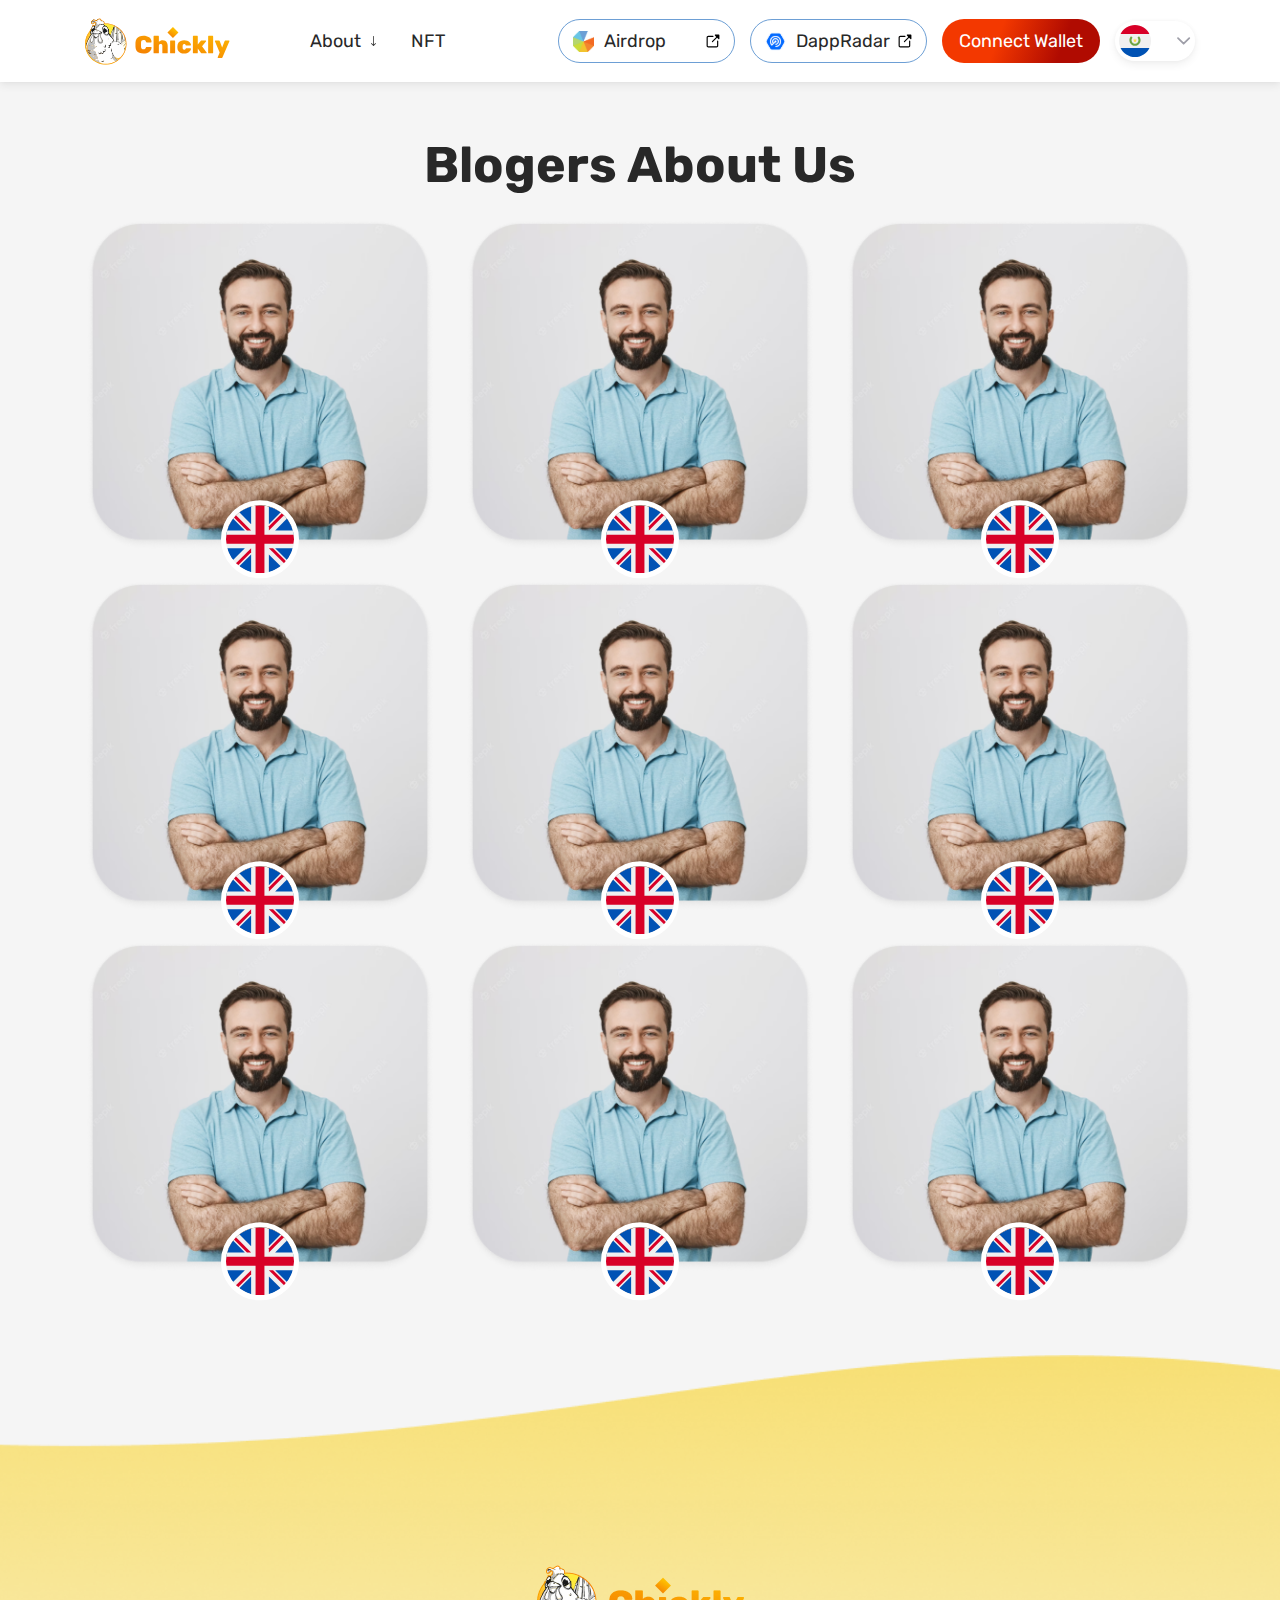
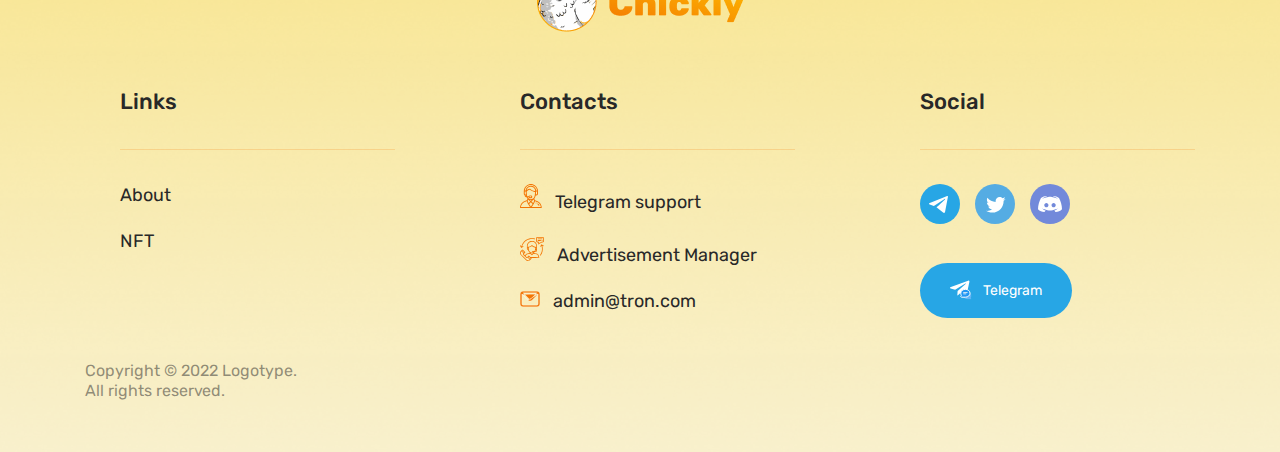
<file: bloger-page.html>
<!DOCTYPE html>
<html lang="en">
<head>
    <meta charset="UTF-8">
    <meta http-equiv="X-UA-Compatible" content="IE=edge">
    <meta name="viewport" content="width=device-width, initial-scale=1.0">
    <title>Blogers About Us</title>
    <link rel="stylesheet" href="css/style.css">
</head>
<body>
    <div class="wrapper wrapper-blogers">
        <header class="header" id="header">
            <div class="container">
                <div class="header__container">
                    <a class="header__logo">
                        <img src="./image/header/logo.svg" alt="logo">
                    </a>




                    <div class="header__menu menu">
                        <div class="menu__icon">
                            <span></span>
                        </div>


                        <nav class="menu__body">

                            <div class="menu-body__coins">
                                <img src="./image/header/twocoins.svg" alt="coins">
                            </div>

                            <ul class="menu__info info-menu">
                                <li>
                                    <a href="#" class="info-menu__link">About</a>
                                    <span class="menu__arrow menu-about">
                                        <img src="./image/icons/down.png" alt="down">
                                    </span>
                                    <ul class="menu-about__sublist">
                                        <li>
                                            <a href="#" class="menu-about__sublink">Home Page 1</a>
                                        </li>
                                        <li>
                                            <a href="#" class="menu-about__sublink">Home Page 1</a>
                                        </li>
                                        <li>
                                            <a href="#" class="menu-about__sublink">Home Page 1</a>
                                        </li>
                                    </ul>
                                </li>
                                <li>
                                    <a href="#" class="info-menu__link">NFT</a>
                                </li>
                            </ul>
                            <ul class="menu__links nav-menu">
                                <li class="nav-menu__item nav-item">
                                    <div class="nav-menu__name">
                                        <div class="nav-menu__icon">
                                            <img src="./image/icons/airdrop.svg" alt="airdrop">
                                        </div>
                                        <div class="nav-menu__text">Airdrop</div>
                                    </div>
                                    <a href="#" class="nav-menu__out">
                                        <img src="./image/icons/out.svg" alt="out">
                                    </a>
                                </li>
    
                                <li class="nav-menu__item nav-item">
                                    <div class="nav-menu__name">
                                        <div class="nav-menu__icon">
                                            <img src="./image/icons/dappradar.svg" alt="DappRadar">
                                        </div>
                                        <div class="nav-menu__text">DappRadar</div>
                                    </div>
                                    <a href="#" class="nav-menu__out">
                                        <img src="./image/icons/out.svg" alt="out">
                                    </a>
                                </li>
    
                                <li class="nav-menu__connect nav-item">
                                    <a href="#">Connect Wallet</a>
                                </li>
    
                                <li class="nav-menu__lang nav-item lang-item">
                                    <div class="lang-item__flag">
                                        <img src="./image/icons/nd.svg" alt="nd">
                                    </div>
                                    <div class="lang-item__arrow">
                                        <img src="./image/icons/arrow.svg" alt="arrow">
                                    </div>
                                    <ul class="lang-item__sublist">
                                        <li>
                                            <a href="#" class="lang-item__sublink lang-sublink">
                                                <div class="lang-sublink__flag">
                                                    <img src="./image/icons/mn-lang.svg" alt="mn">
                                                </div>
                                                <div class="lang-sublink__country">MN</div>
                                            </a>
                                        </li>
                                        <li>
                                            <a href="#" class="lang-item__sublink lang-sublink">
                                                <div class="lang-sublink__flag">
                                                    <img src="./image/icons/nd.svg" alt="nd">
                                                </div>
                                                <div class="lang-sublink__country">ND</div>
                                            </a>
                                        </li>
                                        <li>
                                            <a href="#" class="lang-item__sublink lang-sublink">
                                                <div class="lang-sublink__flag">
                                                    <img src="./image/icons/mn-lang.svg" alt="mn">
                                                </div>
                                                <div class="lang-sublink__country">MN</div>
                                            </a>
                                        </li>
                                        
                                    </ul>
                                </li>

                                
                            </ul>
                        </nav>
                    </div>
                    
                </div>
               
            </div>
        </header>

        <main class="main">
            <section class="all-blogers">
                <div class="container">
                    <div class="all-blogers__container">
                        <div class="blogers-all">
                            <h2 class="blogers-all__title title-block">Blogers About Us</h2>
                        </div>
                        <div class="blogers-all__body">
                            <div class="body-bloggers__item item-bloggers">
                                <img src="./image/bloggers/blogger-photo.png" alt="photo">
                                <div class="item-bloggers__lang">
                                    <img src="./image/bloggers/lang-icon.svg" alt="">
                                </div>
                            </div><div class="body-bloggers__item item-bloggers">
                                <img src="./image/bloggers/blogger-photo.png" alt="photo">
                                <div class="item-bloggers__lang">
                                    <img src="./image/bloggers/lang-icon.svg" alt="">
                                </div>
                            </div><div class="body-bloggers__item item-bloggers">
                                <img src="./image/bloggers/blogger-photo.png" alt="photo">
                                <div class="item-bloggers__lang">
                                    <img src="./image/bloggers/lang-icon.svg" alt="">
                                </div>
                            </div><div class="body-bloggers__item item-bloggers">
                                <img src="./image/bloggers/blogger-photo.png" alt="photo">
                                <div class="item-bloggers__lang">
                                    <img src="./image/bloggers/lang-icon.svg" alt="">
                                </div>
                            </div><div class="body-bloggers__item item-bloggers">
                                <img src="./image/bloggers/blogger-photo.png" alt="photo">
                                <div class="item-bloggers__lang">
                                    <img src="./image/bloggers/lang-icon.svg" alt="">
                                </div>
                            </div><div class="body-bloggers__item item-bloggers">
                                <img src="./image/bloggers/blogger-photo.png" alt="photo">
                                <div class="item-bloggers__lang">
                                    <img src="./image/bloggers/lang-icon.svg" alt="">
                                </div>
                            </div><div class="body-bloggers__item item-bloggers">
                                <img src="./image/bloggers/blogger-photo.png" alt="photo">
                                <div class="item-bloggers__lang">
                                    <img src="./image/bloggers/lang-icon.svg" alt="">
                                </div>
                            </div><div class="body-bloggers__item item-bloggers">
                                <img src="./image/bloggers/blogger-photo.png" alt="photo">
                                <div class="item-bloggers__lang">
                                    <img src="./image/bloggers/lang-icon.svg" alt="">
                                </div>
                            </div><div class="body-bloggers__item item-bloggers">
                                <img src="./image/bloggers/blogger-photo.png" alt="photo">
                                <div class="item-bloggers__lang">
                                    <img src="./image/bloggers/lang-icon.svg" alt="">
                                </div>
                            </div>
                        </div>
                    </div>

                </div>
            </section>
        </main>


        <footer class="footer">
            <div class="footer__bg">
                <img src="./image/footer/bg.png" alt="bg">
            </div>
            <!-- <div class="footer__bg-wave">
                <img src="./image/footer/bg-wave.png" alt="wave">
            </div> -->

            <div class="container">
                <div class="footer__container">
                    <div class="footer__logo">
                        <img src="./image/footer/logo.png" alt="logo">
                    </div>

                    <div class="footer__body body-footer">
                        <div class="body-footer__links footer-column">
                            <div class="footer-column__title">Links</div>
                            
                            <ul class="footer-column__list">
                                <li class="footer-column__item">
                                    <a href="#">About</a>
                                </li>
                                <li class="footer-column__item">
                                    <a href="#">NFT</a>
                                </li>
                            </ul>
                        </div>

                        <div class="body-footer__contacts footer-column">
                            <div class="footer-column__title">Contacts</div>
                            
                            <ul class="footer-column__list list-contact-footer">
                                <li class="footer-column__item contact-footer">
                                    <a href="#"> <img src="./image/footer/support.svg" alt="support">Telegram support</a>
                                </li>
                                <li class="footer-column__item contact-footer">
                                    <a href="#"> <img src="./image/footer/manager.svg" alt="">Advertisement Manager</a>
                                </li>
                                <li class="footer-column__item contact-footer">
                                    <a href="#"> <img src="./image/footer/message.svg" alt="">admin@tron.com</a>
                                </li>
                            </ul>
                        </div>

                        <div class="body-footer__social footer-column">
                            <div class="footer-column__title">Social</div>

                            <div class="social-footer__items">
                                <div class="footer-column__item social-footer">
                                    <a href="#">
                                        <img src="./image/footer/telegram.svg" alt="telegram">
                                    </a>
                                </div>
                                <div class="footer-column__item social-footer">
                                    <a href="#">
                                        <img src="./image/footer/twitter.svg" alt="twitter">
                                    </a>
                                </div>
                                <div class="footer-column__item social-footer">
                                    <a href="#">
                                        <img src="./image/footer/discord.svg" alt="discord">
                                    </a>
                                </div>
                                <div class="footer-column__item social-footer">
                                    <a href="#">
                                        <img src="./image/footer/youtube.svg" alt="youtube">
                                    </a>
                                </div>
                                <div class="footer-column__item social-footer">
                                    <a href="#">
                                        <img src="./image/footer/instagram.svg" alt="instagram">
                                    </a>
                                </div>
                                
                            </div>

                            <a href="#" class="footer-column__telegram"> <img src="./image/footer/tg-chat.svg" alt="tg-chat">
                                Telegram</a>
                            
                            
                            
                        </div>
                        
                    </div>

                    <div class="footer__copyright">
                        Copyright © 2022 Logotype. <br> All rights reserved.
        
                    </div>

                    <div class="footer-linkup">
                        <a href="#header">
                            <img src="./image/footer/ar-up.png" alt="up">
                        </a>
                    </div>
                </div>
            </div>

           
        </footer>

    </div>
    
</body>
</html>
</file>
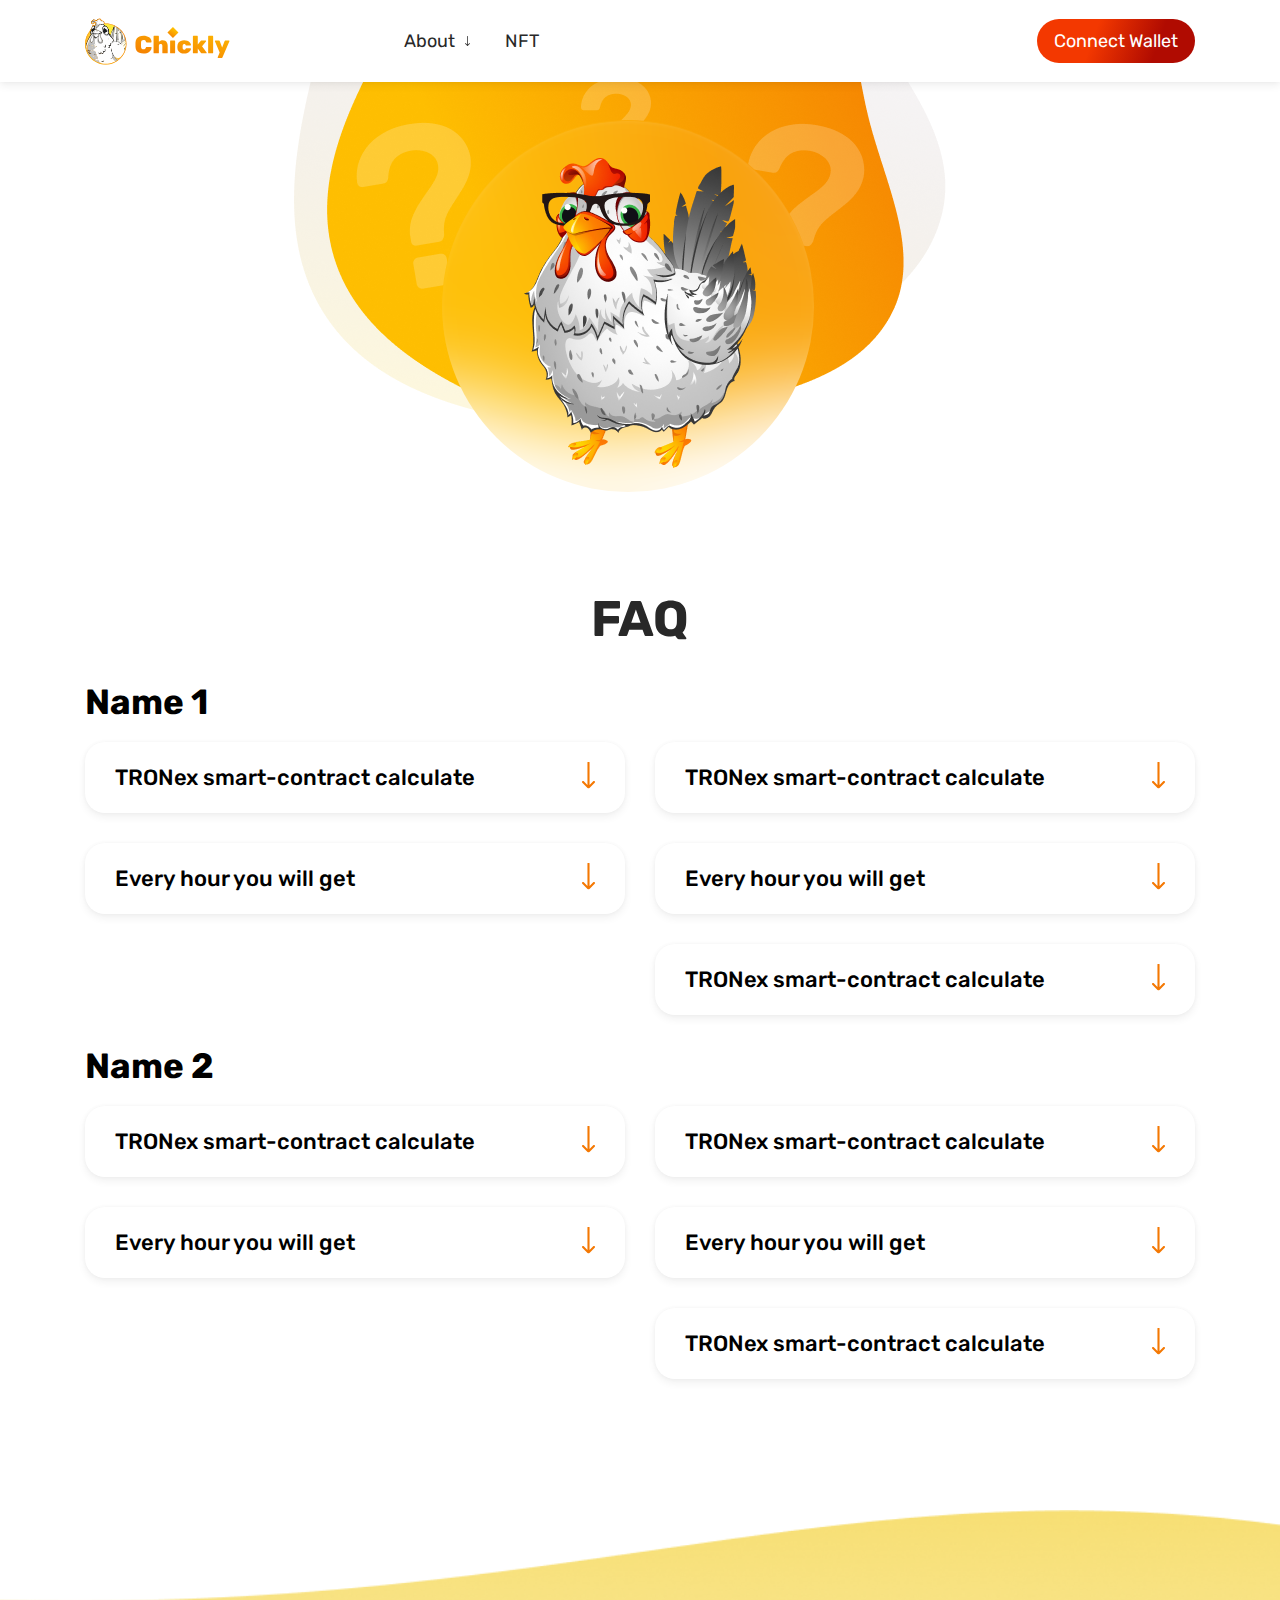
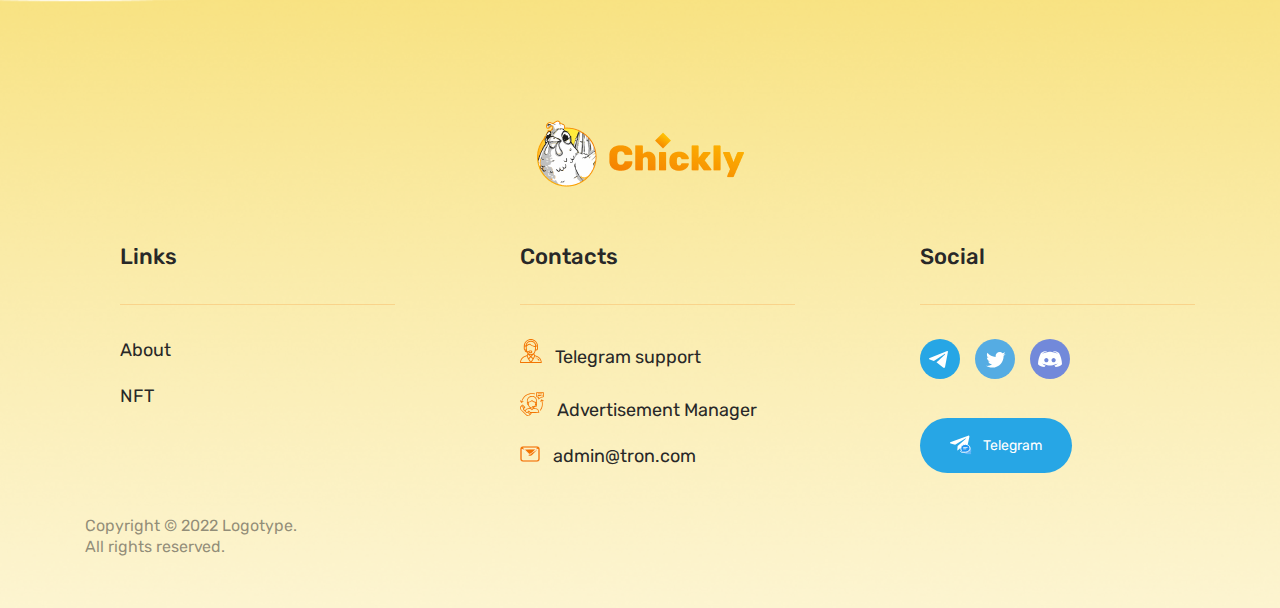
<file: faq.html>
<!DOCTYPE html>
<html lang="en">
<head>
    <meta charset="UTF-8">
    <meta http-equiv="X-UA-Compatible" content="IE=edge">
    <meta name="viewport" content="width=device-width, initial-scale=1.0">
    <title>FAQ</title>
    <link rel="stylesheet" href="css/style.css">
</head>
<body>
    <div class="wrapper wrapper-faq">
        <header class="header">
            <div class="container">
                <div class="header__container">
                    <a class="header__logo">
                        <img src="./image/header/logo.svg" alt="logo">
                    </a>




                    <div class="header__menu menu">
                        <div class="menu__icon">
                            <span></span>
                        </div>


                        <nav class="menu__body">

                            

                            <ul class="menu__info info-menu">
                                <li>
                                    <a href="#" class="info-menu__link">About</a>
                                    <span class="menu__arrow menu-about">
                                        <img src="./image/icons/down.png" alt="down">
                                    </span>
                                    <ul class="menu-about__sublist">
                                        <li>
                                            <a href="#" class="menu-about__sublink">Home Page 1</a>
                                        </li>
                                        <li>
                                            <a href="#" class="menu-about__sublink">Home Page 1</a>
                                        </li>
                                        <li>
                                            <a href="#" class="menu-about__sublink">Home Page 1</a>
                                        </li>
                                    </ul>
                                </li>
                                <li>
                                    <a href="#" class="info-menu__link">NFT</a>
                                </li>
                            </ul>
                            <ul class="menu__links nav-menu">
    
                                <li class="nav-menu__connect nav-item">
                                    <a href="#">Connect Wallet</a>
                                </li>

                               

                            </ul>
                        </nav>
                    </div>
                    
                </div>
               
            </div>
        </header>

        <main class="main-faq">
            <section class="banner-faq">
                <div class="container">
                    <div class="banner-faq__container faq-banner">
                        <div class="faq-banner__bg">
                            <img src="./image/faq/faq-bg.png" alt="bg">
                        </div>
                        <div class="faq-banner__chicken">
                            <div class="chick-faq">
                                <img src="./image/faq/faq-chick.png" alt="chick">
                            </div>
                            <div class="chick-faq__bg">
    
                            </div>
                        </div>
    
                        
                    </div>
                </div>
            </section>

            <section class="tabs-faq">
                <div class="container">
                    <div class="tabs-faq__container">
                        <h2 class="tabs-faq__title title-block">FAQ</h2>
                        <div class="tabs-faq__body body-tabs">
                            <div class="body-tabs__block">
                                <h3 class="body-tabs__title">Name 1</h3>
                                <div class="body-tabs__columns">
                                    <div class="body-tabs__column">
                                        <div class="body-tabs__item tab-item">
                                            <div class="tab-item__head tab-head">
                                                <div class="tab-head__title">TRONex smart-contract calculate</div>
                                                <!-- <div class="tab-head__arrow">
                                                    <img src="./image/faq/arr-d.svg" alt="arrow">
                                                </div> -->
                                            </div>
                                            <div class="tab-item__text tabtext">TRONex smart-contract calculate profit up to every deposit since the
                                                ent eee date it was made. Every hour you will get +0.0416%, every day +1%. TRONex smart-contract calculate profit up to every deposit since the
                                                ent eee date it was made. Every hour you will get +0.0416%, every day +1%.</div>
                                        </div>
                                        <div class="body-tabs__item tab-item">
                                            <div class="tab-item__head tab-head">
                                                <div class="tab-head__title">Every hour you will get</div>
                                                <!-- <div class="tab-head__arrow">
                                                    <img src="./image/faq/arr-d.svg" alt="arrow">
                                                </div> -->
                                            </div>
                                            <div class="tab-item__text tabtext">TRONex smart-contract calculate profit up to every deposit since the
                                                ent eee date it was made. Every hour you will get +0.0416%, every day +1%. TRONex smart-contract calculate profit up to every deposit since the
                                                ent eee date it was made. Every hour you will get +0.0416%, every day +1%.</div>
                                        </div>
                                        
                                        
                                    </div>
                                    <div class="body-tabs__column">
                                        <div class="body-tabs__item tab-item">
                                            <div class="tab-item__head tab-head">
                                                <div class="tab-head__title">TRONex smart-contract calculate</div>
                                                <!-- <div class="tab-head__arrow">
                                                    <img src="./image/faq/arr-d.svg" alt="arrow">
                                                </div> -->
                                            </div>
                                            <div class="tab-item__text tabtext">TRONex smart-contract calculate profit up to every deposit since the
                                                ent eee date it was made. Every hour you will get +0.0416%, every day +1%. TRONex smart-contract calculate profit up to every deposit since the
                                                ent eee date it was made. Every hour you will get +0.0416%, every day +1%.</div>
                                        </div>
                                        <div class="body-tabs__item tab-item">
                                            <div class="tab-item__head tab-head">
                                                <div class="tab-head__title">Every hour you will get</div>
                                                <!-- <div class="tab-head__arrow">
                                                    <img src="./image/faq/arr-d.svg" alt="arrow">
                                                </div> -->
                                            </div>
                                            <div class="tab-item__text tabtext">TRONex smart-contract calculate profit up to every deposit since the
                                                ent eee date it was made. Every hour you will get +0.0416%, every day +1%. TRONex smart-contract calculate profit up to every deposit since the
                                                ent eee date it was made. Every hour you will get +0.0416%, every day +1%.</div>
                                        </div>
                                        <div class="body-tabs__item tab-item">
                                            <div class="tab-item__head tab-head">
                                                <div class="tab-head__title">TRONex smart-contract calculate</div>
                                                <!-- <div class="tab-head__arrow">
                                                    <img src="./image/faq/arr-d.svg" alt="arrow">
                                                </div> -->
                                            </div>
                                            <div class="tab-item__text tabtext">TRONex smart-contract calculate profit up to every deposit since the
                                                ent eee date it was made. Every hour you will get +0.0416%, every day +1%. TRONex smart-contract calculate profit up to every deposit since the
                                                ent eee date it was made. Every hour you will get +0.0416%, every day +1%.</div>
                                        </div>
                                    </div>
                                </div>
                            </div>
                            <div class="body-tabs__block">
                                <h3 class="body-tabs__title">Name 2</h3>
                                <div class="body-tabs__columns">
                                    <div class="body-tabs__column">
                                        <div class="body-tabs__item tab-item">
                                            <div class="tab-item__head tab-head">
                                                <div class="tab-head__title">TRONex smart-contract calculate</div>
                                                <!-- <div class="tab-head__arrow">
                                                    <img src="./image/faq/arr-d.svg" alt="arrow">
                                                </div> -->
                                            </div>
                                            <div class="tab-item__text tabtext">TRONex smart-contract calculate profit up to every deposit since the
                                                ent eee date it was made. Every hour you will get +0.0416%, every day +1%. TRONex smart-contract calculate profit up to every deposit since the
                                                ent eee date it was made. Every hour you will get +0.0416%, every day +1%.</div>
                                        </div>
                                        <div class="body-tabs__item tab-item">
                                            <div class="tab-item__head tab-head">
                                                <div class="tab-head__title">Every hour you will get</div>
                                                <!-- <div class="tab-head__arrow">
                                                    <img src="./image/faq/arr-d.svg" alt="arrow">
                                                </div> -->
                                            </div>
                                            <div class="tab-item__text tabtext">TRONex smart-contract calculate profit up to every deposit since the
                                                ent eee date it was made. Every hour you will get +0.0416%, every day +1%. TRONex smart-contract calculate profit up to every deposit since the
                                                ent eee date it was made. Every hour you will get +0.0416%, every day +1%.</div>
                                        </div>
                                        
                                        
                                    </div>
                                    <div class="body-tabs__column">
                                        <div class="body-tabs__item tab-item">
                                            <div class="tab-item__head tab-head">
                                                <div class="tab-head__title">TRONex smart-contract calculate</div>
                                                <!-- <div class="tab-head__arrow">
                                                    <img src="./image/faq/arr-d.svg" alt="arrow">
                                                </div> -->
                                            </div>
                                            <div class="tab-item__text tabtext">TRONex smart-contract calculate profit up to every deposit since the
                                                ent eee date it was made. Every hour you will get +0.0416%, every day +1%. TRONex smart-contract calculate profit up to every deposit since the
                                                ent eee date it was made. Every hour you will get +0.0416%, every day +1%.</div>
                                        </div>
                                        <div class="body-tabs__item tab-item">
                                            <div class="tab-item__head tab-head">
                                                <div class="tab-head__title">Every hour you will get</div>
                                                <!-- <div class="tab-head__arrow">
                                                    <img src="./image/faq/arr-d.svg" alt="arrow">
                                                </div> -->
                                            </div>
                                            <div class="tab-item__text tabtext">TRONex smart-contract calculate profit up to every deposit since the
                                                ent eee date it was made. Every hour you will get +0.0416%, every day +1%. TRONex smart-contract calculate profit up to every deposit since the
                                                ent eee date it was made. Every hour you will get +0.0416%, every day +1%.</div>
                                        </div>
                                        <div class="body-tabs__item tab-item">
                                            <div class="tab-item__head tab-head">
                                                <div class="tab-head__title">TRONex smart-contract calculate</div>
                                                <!-- <div class="tab-head__arrow">
                                                    <img src="./image/faq/arr-d.svg" alt="arrow">
                                                </div> -->
                                            </div>
                                            <div class="tab-item__text tabtext">TRONex smart-contract calculate profit up to every deposit since the
                                                ent eee date it was made. Every hour you will get +0.0416%, every day +1%. TRONex smart-contract calculate profit up to every deposit since the
                                                ent eee date it was made. Every hour you will get +0.0416%, every day +1%.</div>
                                        </div>
                                    </div>
                                </div>
                            </div>
                        </div>
                    </div>
                </div>
            </section>
           
        </main>


        <footer class="footer">
            <div class="footer__bg">
                <img src="./image/footer/bg.png" alt="bg">
            </div>
            <!-- <div class="footer__bg-wave">
                <img src="./image/footer/bg-wave.png" alt="wave">
            </div> -->

            <div class="container">
                <div class="footer__container">
                    <div class="footer__logo">
                        <img src="./image/footer/logo.png" alt="logo">
                    </div>

                    <div class="footer__body body-footer">
                        <div class="body-footer__links footer-column">
                            <div class="footer-column__title">Links</div>
                            
                            <ul class="footer-column__list">
                                <li class="footer-column__item">
                                    <a href="#">About</a>
                                </li>
                                <li class="footer-column__item">
                                    <a href="#">NFT</a>
                                </li>
                            </ul>
                        </div>

                        <div class="body-footer__contacts footer-column">
                            <div class="footer-column__title">Contacts</div>
                            
                            <ul class="footer-column__list list-contact-footer">
                                <li class="footer-column__item contact-footer">
                                    <a href="#"> <img src="./image/footer/support.svg" alt="support">Telegram support</a>
                                </li>
                                <li class="footer-column__item contact-footer">
                                    <a href="#"> <img src="./image/footer/manager.svg" alt="">Advertisement Manager</a>
                                </li>
                                <li class="footer-column__item contact-footer">
                                    <a href="#"> <img src="./image/footer/message.svg" alt="">admin@tron.com</a>
                                </li>
                            </ul>
                        </div>

                        <div class="body-footer__social footer-column">
                            <div class="footer-column__title">Social</div>

                            <div class="social-footer__items">
                                <div class="footer-column__item social-footer">
                                    <a href="#">
                                        <img src="./image/footer/telegram.svg" alt="telegram">
                                    </a>
                                </div>
                                <div class="footer-column__item social-footer">
                                    <a href="#">
                                        <img src="./image/footer/twitter.svg" alt="twitter">
                                    </a>
                                </div>
                                <div class="footer-column__item social-footer">
                                    <a href="#">
                                        <img src="./image/footer/discord.svg" alt="discord">
                                    </a>
                                </div>
                                <div class="footer-column__item social-footer">
                                    <a href="#">
                                        <img src="./image/footer/youtube.svg" alt="youtube">
                                    </a>
                                </div>
                                <div class="footer-column__item social-footer">
                                    <a href="#">
                                        <img src="./image/footer/instagram.svg" alt="instagram">
                                    </a>
                                </div>
                                
                            </div>

                            <a href="#" class="footer-column__telegram"> <img src="./image/footer/tg-chat.svg" alt="tg-chat">
                                Telegram</a>
                            
                            
                            
                        </div>
                        
                    </div>

                    <div class="footer__copyright">
                        Copyright © 2022 Logotype. <br> All rights reserved.
        
                    </div>

                    <div class="footer-linkup">
                        <a href="#header">
                            <img src="./image/footer/ar-up.png" alt="up">
                        </a>
                    </div>
                </div>
            </div>

           
        </footer>
    </div>

<script src="js/script.js"></script>
<script src="js/faq.js"></script>
    
</body>
</html>
</file>
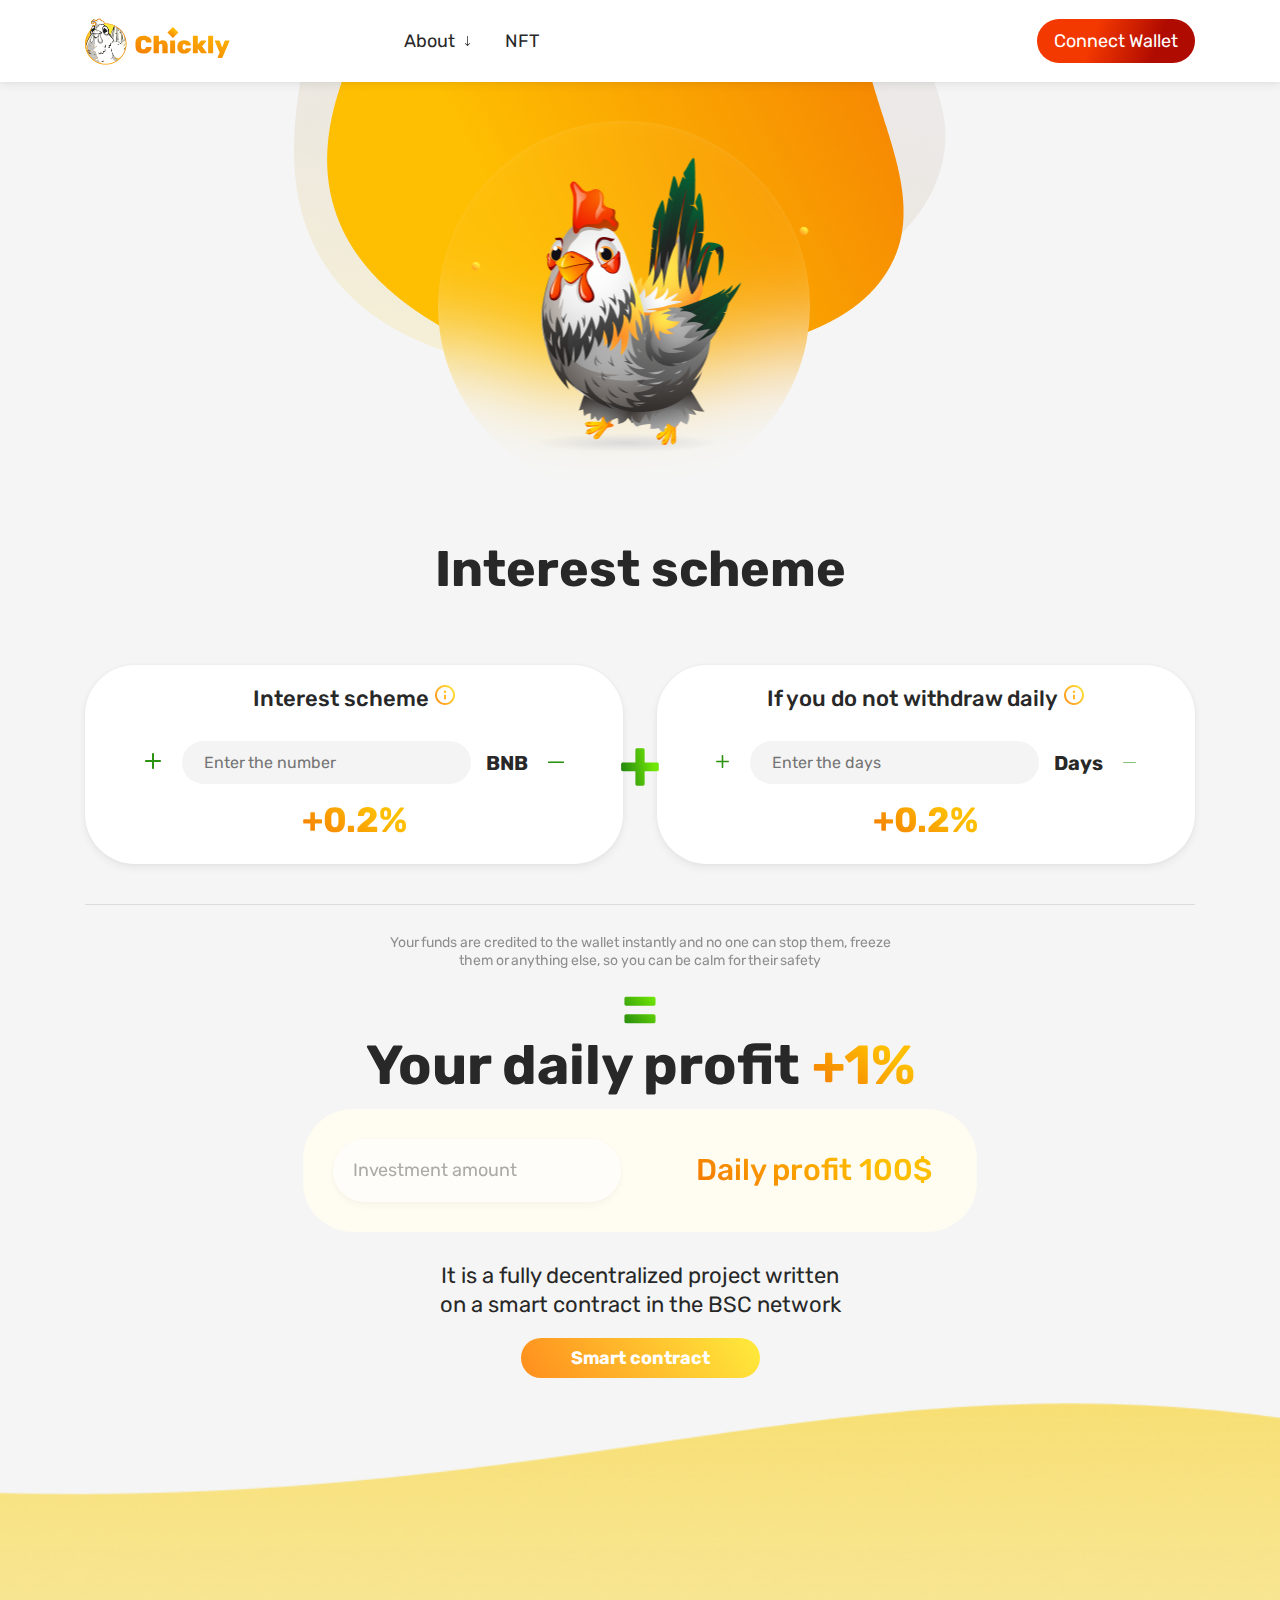
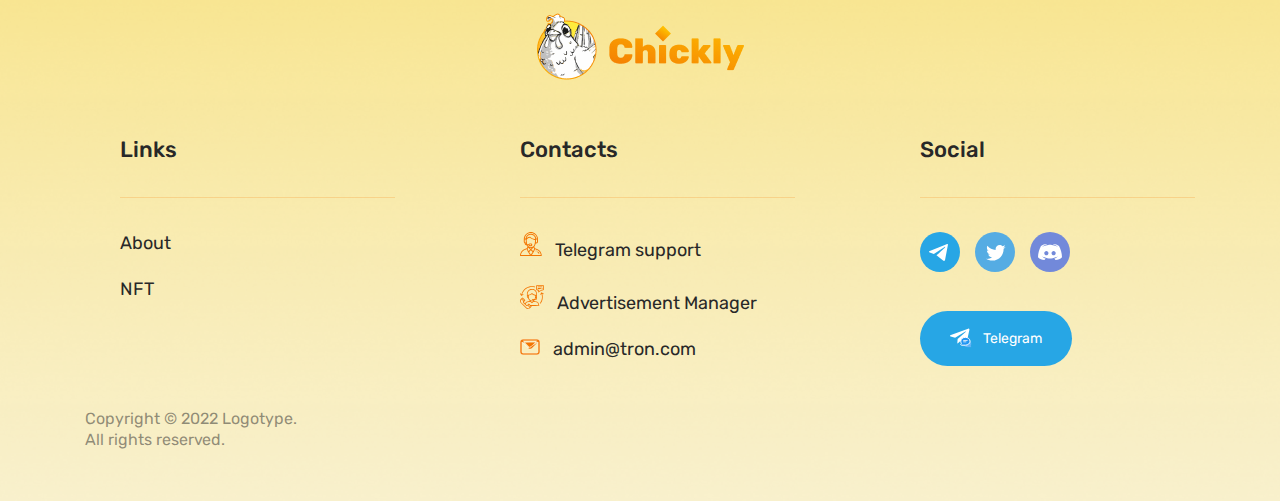
<file: income.html>
<!DOCTYPE html>
<html lang="en">
<head>
    <meta charset="UTF-8">
    <meta http-equiv="X-UA-Compatible" content="IE=edge">
    <meta name="viewport" content="width=device-width, initial-scale=1.0">
    <title>Income</title>
    <link rel="stylesheet" href="css/style.css">
</head>
<body>
    <div class="wrapper wrapper-income">
        <header class="header">
            <div class="container">
                <div class="header__container">
                    <a class="header__logo">
                        <img src="./image/header/logo.svg" alt="logo">
                    </a>




                    <div class="header__menu menu">
                        <div class="menu__icon">
                            <span></span>
                        </div>


                        <nav class="menu__body">

                            

                            <ul class="menu__info info-menu">
                                <li>
                                    <a href="#" class="info-menu__link">About</a>
                                    <span class="menu__arrow menu-about">
                                        <img src="./image/icons/down.png" alt="down">
                                    </span>
                                    <ul class="menu-about__sublist">
                                        <li>
                                            <a href="#" class="menu-about__sublink">Home Page 1</a>
                                        </li>
                                        <li>
                                            <a href="#" class="menu-about__sublink">Home Page 1</a>
                                        </li>
                                        <li>
                                            <a href="#" class="menu-about__sublink">Home Page 1</a>
                                        </li>
                                    </ul>
                                </li>
                                <li>
                                    <a href="#" class="info-menu__link">NFT</a>
                                </li>
                            </ul>
                            <ul class="menu__links nav-menu">
    
                                <li class="nav-menu__connect nav-item">
                                    <a href="#">Connect Wallet</a>
                                </li>

                               

                            </ul>
                        </nav>
                    </div>
                    
                </div>
               
            </div>
        </header>

        <main class="main">
            <section class="banner-income">
                <div class="container">
                    <div class="banner-income__container income-banner">
                        <div class="income-banner__bg">
                            <img src="./image/income/bg.png" alt="bg">
                        </div>
                        <div class="income-banner__chicken">
                            <div class="chick-income">
                                <img src="./image/income/chicken.png" alt="chick">
                            </div>
                            <div class="chick-income__bg">
    
                            </div>
                        </div>
    
                        
                    </div>
                </div>
            </section>

            <section class="scheme">
                <div class="container">
                    <div class="scheme__container">
                        <h2 class="scheme__title title-block">Interest scheme</h2>
                        <div class="scheme__body">
                            <div class="scheme__area area-scheme">
                               
                                    <div class="area-scheme__title">
                                        <div class="area-scheme__name">Interest scheme</div>
                                        <div class="area-scheme__info">
                                            <img src="./image/income/info.svg" alt="info">
                                        </div>
                                    </div>
    
                                    <div class="area-scheme__calc">
                                        <div class="area-scheme__plus">
                                            <button>
                                                <img src="./image/income/plus.svg" alt="plus">
                                            </button>
                                        </div>
                                        <div class="area-scheme__input">
                                            <input type="text" name="" id="" placeholder="Enter the number">
                                        </div>
                                        <div class="area-scheme__cur">BNB</div>
                                        <div class="area-scheme__minus">
                                            <button>
                                                <img src="./image/income/minus.svg" alt="minus">
                                            </button>
                                        </div>
                                    </div>
    
                                    <div class="area-scheme__result">+0.2%</div>                              
                            </div>
                            <div class="scheme__area area-scheme">
                               
                                    <div class="area-scheme__title">
                                        <div class="area-scheme__name">If you do not withdraw daily</div>
                                        <div class="area-scheme__info">
                                            <img src="./image/income/info.svg" alt="info">
                                        </div>
                                    </div>
    
                                    <div class="area-scheme__calc">
                                        <div class="area-scheme__plus">
                                            <button>
                                                <img src="./image/income/plus.svg" alt="plus">
                                            </button>
                                        </div>
                                        <div class="area-scheme__input">
                                            <input type="text" name="" id="" placeholder="Enter the days">
                                        </div>
                                        <div class="area-scheme__cur">Days</div>
                                        <div class="area-scheme__minus">
                                            <button>
                                                <img src="./image/income/minus.svg" alt="minus">
                                            </button>
                                        </div>
                                    </div>
    
                                    <div class="area-scheme__result">+0.2%</div>                              
                            </div>
                            <div class="scheme__plus">
                                <img src="./image/income/big-plus.svg" alt="big-plus">
                            </div>
                        </div>
                    </div>

                   
                </div>
            </section>

            <section class="daily">
                <div class="daily__bg">
                    <img src="./image/income/mask-bg.png" alt="bg">
                </div>
                <div class="container">
                    <div class="daily__container">
                        <div class="daily__text">Your funds are credited to the wallet instantly and no one can stop them, freeze them or anything else, so you can be calm for their safety</div>
                        <div class="daily__equal">
                            <img src="./image/income/equal.svg" alt="equal">
                        </div>
                        <div class="daily__result">
                            Your daily profit <span>+1%</span>
                        </div>
                        <div class="daily__amount">
                            <input type="text" placeholder="Investment amount">
                            <span>Daily profit 100$</span>
                        </div>
                        <div class="daily__description">
                            It is a fully decentralized project written on a smart contract in the BSC network
                        </div>
    
                        <a href="#" class="daily__button">Smart contract</a>
                    </div>
                    
                    
                </div>
            </section>

        </main>


        <footer class="footer">
            <div class="footer__bg">
                <img src="./image/footer/bg.png" alt="bg">
            </div>
            <!-- <div class="footer__bg-wave">
                <img src="./image/footer/bg-wave.png" alt="wave">
            </div> -->

            <div class="container">
                <div class="footer__container">
                    <div class="footer__logo">
                        <img src="./image/footer/logo.png" alt="logo">
                    </div>

                    <div class="footer__body body-footer">
                        <div class="body-footer__links footer-column">
                            <div class="footer-column__title">Links</div>
                            
                            <ul class="footer-column__list">
                                <li class="footer-column__item">
                                    <a href="#">About</a>
                                </li>
                                <li class="footer-column__item">
                                    <a href="#">NFT</a>
                                </li>
                            </ul>
                        </div>

                        <div class="body-footer__contacts footer-column">
                            <div class="footer-column__title">Contacts</div>
                            
                            <ul class="footer-column__list list-contact-footer">
                                <li class="footer-column__item contact-footer">
                                    <a href="#"> <img src="./image/footer/support.svg" alt="support">Telegram support</a>
                                </li>
                                <li class="footer-column__item contact-footer">
                                    <a href="#"> <img src="./image/footer/manager.svg" alt="">Advertisement Manager</a>
                                </li>
                                <li class="footer-column__item contact-footer">
                                    <a href="#"> <img src="./image/footer/message.svg" alt="">admin@tron.com</a>
                                </li>
                            </ul>
                        </div>

                        <div class="body-footer__social footer-column">
                            <div class="footer-column__title">Social</div>

                            <div class="social-footer__items">
                                <div class="footer-column__item social-footer">
                                    <a href="#">
                                        <img src="./image/footer/telegram.svg" alt="telegram">
                                    </a>
                                </div>
                                <div class="footer-column__item social-footer">
                                    <a href="#">
                                        <img src="./image/footer/twitter.svg" alt="twitter">
                                    </a>
                                </div>
                                <div class="footer-column__item social-footer">
                                    <a href="#">
                                        <img src="./image/footer/discord.svg" alt="discord">
                                    </a>
                                </div>
                                <div class="footer-column__item social-footer">
                                    <a href="#">
                                        <img src="./image/footer/youtube.svg" alt="youtube">
                                    </a>
                                </div>
                                <div class="footer-column__item social-footer">
                                    <a href="#">
                                        <img src="./image/footer/instagram.svg" alt="instagram">
                                    </a>
                                </div>
                                
                            </div>

                            <a href="#" class="footer-column__telegram"> <img src="./image/footer/tg-chat.svg" alt="tg-chat">
                                Telegram</a>
                            
                            
                            
                        </div>
                        
                    </div>

                    <div class="footer__copyright">
                        Copyright © 2022 Logotype. <br> All rights reserved.
        
                    </div>

                    <div class="footer-linkup">
                        <a href="#header">
                            <img src="./image/footer/ar-up.png" alt="up">
                        </a>
                    </div>
                </div>
            </div>

           
        </footer>

    </div>
    
</body>
</html>
</file>
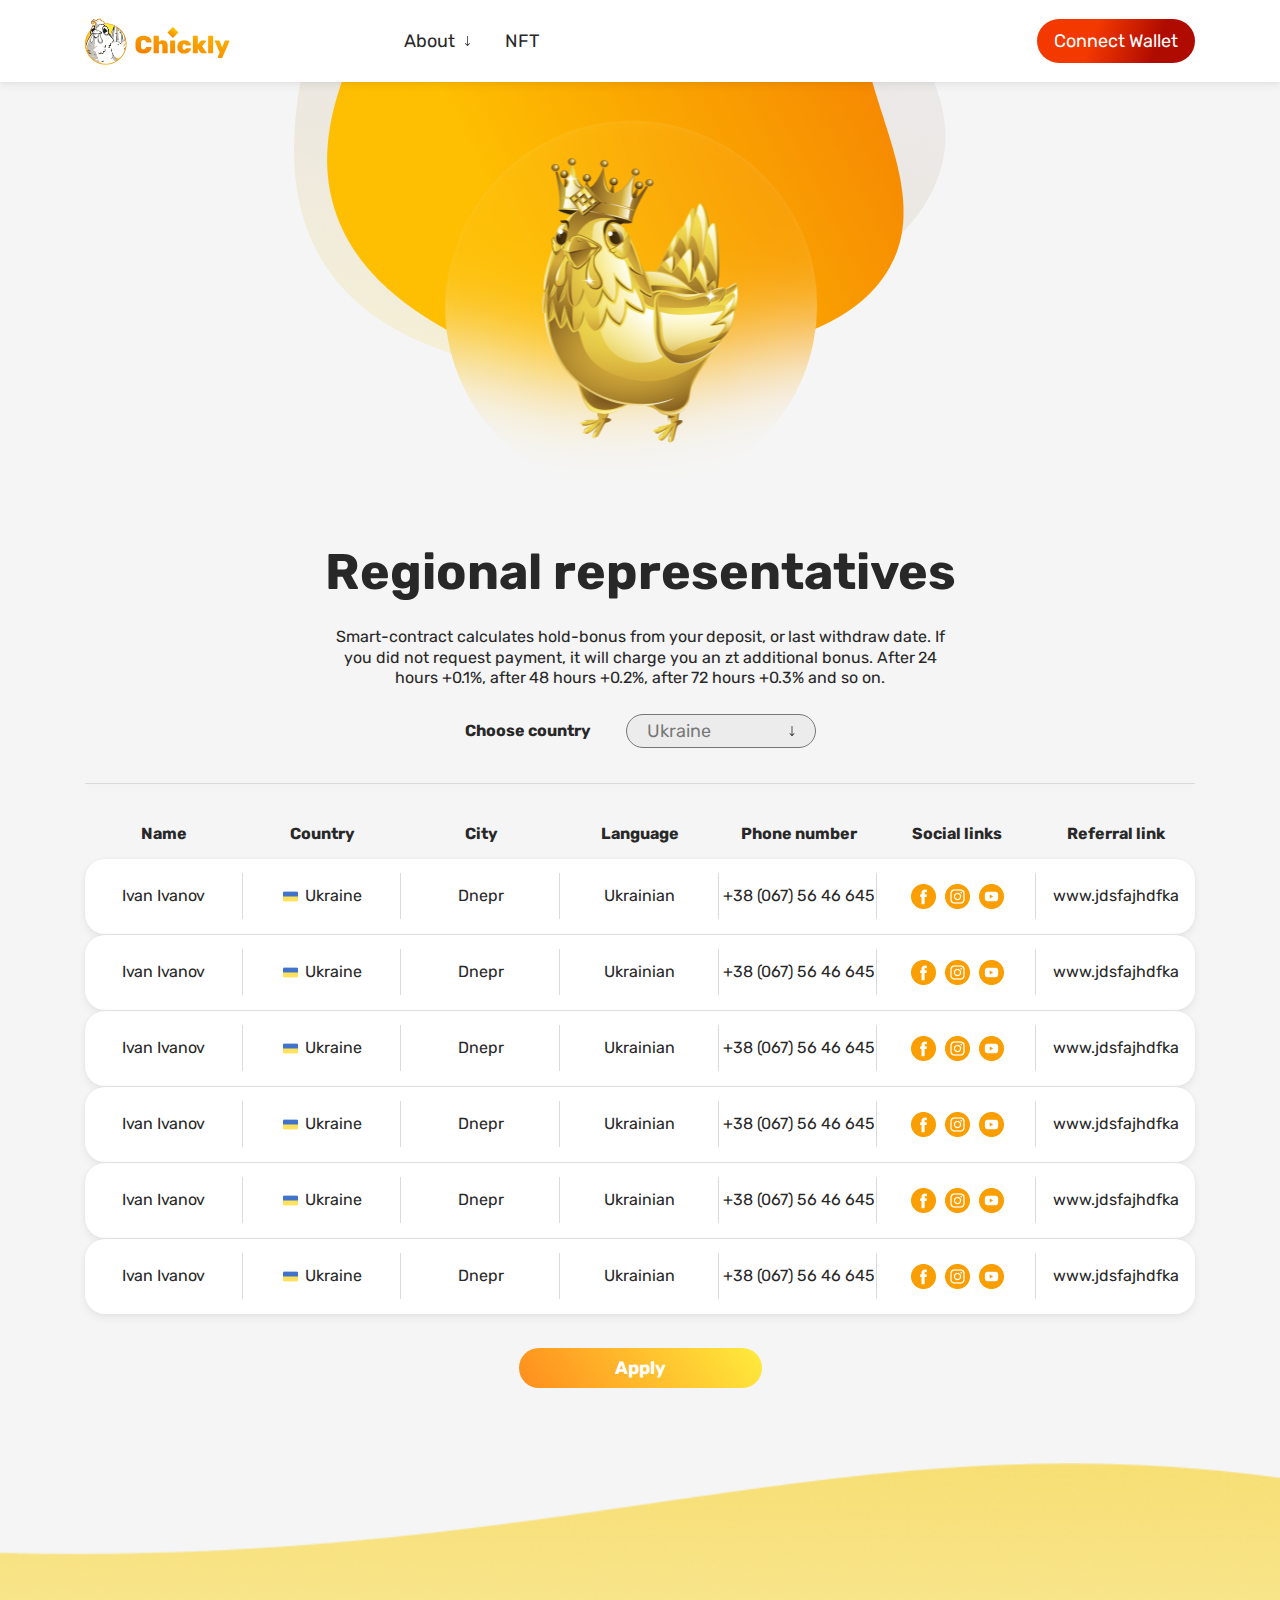
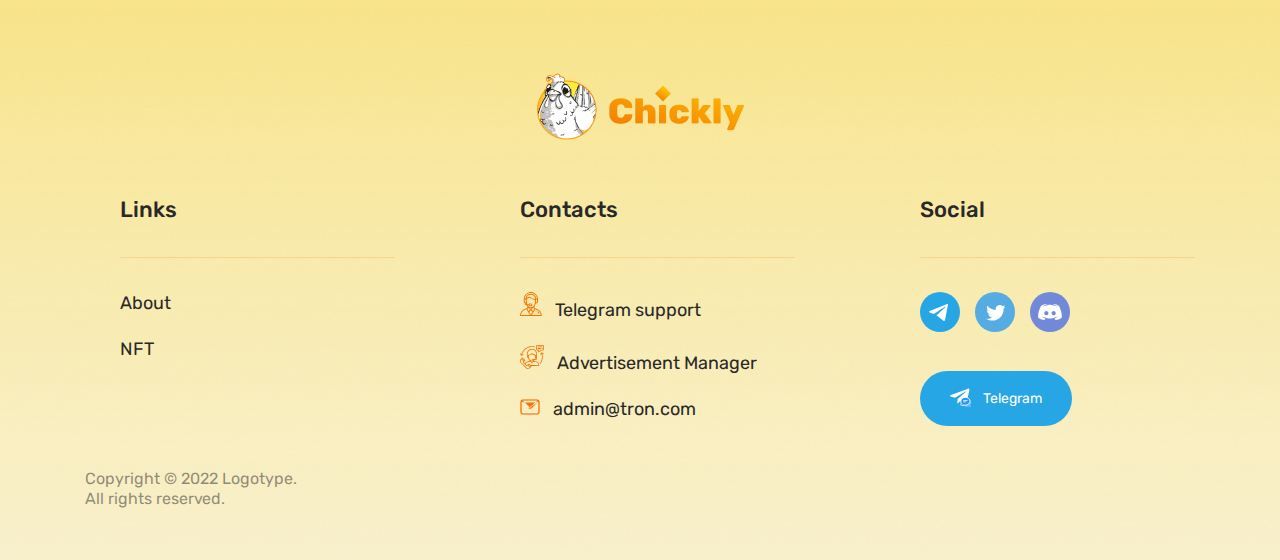
<file: represent.html>
<!DOCTYPE html>
<html lang="en">
<head>
    <meta charset="UTF-8">
    <meta http-equiv="X-UA-Compatible" content="IE=edge">
    <meta name="viewport" content="width=device-width, initial-scale=1.0">
    <title>Represent</title>
    <link rel="stylesheet" href="css/style.css">
</head>
<body>
    <div class="wrapper wrapper-represent">
        <header class="header">
            <div class="container">
                <div class="header__container">
                    <a class="header__logo">
                        <img src="./image/header/logo.svg" alt="logo">
                    </a>




                    <div class="header__menu menu">
                        <div class="menu__icon">
                            <span></span>
                        </div>


                        <nav class="menu__body">

                            

                            <ul class="menu__info info-menu">
                                <li>
                                    <a href="#" class="info-menu__link">About</a>
                                    <span class="menu__arrow menu-about">
                                        <img src="./image/icons/down.png" alt="down">
                                    </span>
                                    <ul class="menu-about__sublist">
                                        <li>
                                            <a href="#" class="menu-about__sublink">Home Page 1</a>
                                        </li>
                                        <li>
                                            <a href="#" class="menu-about__sublink">Home Page 1</a>
                                        </li>
                                        <li>
                                            <a href="#" class="menu-about__sublink">Home Page 1</a>
                                        </li>
                                    </ul>
                                </li>
                                <li>
                                    <a href="#" class="info-menu__link">NFT</a>
                                </li>
                            </ul>
                            <ul class="menu__links nav-menu">
    
                                <li class="nav-menu__connect nav-item">
                                    <a href="#">Connect Wallet</a>
                                </li>

                               

                            </ul>
                        </nav>
                    </div>
                    
                </div>
               
            </div>
        </header>

        <main class="main">
            <section class="banner-represent">
                <div class="container">
                    <div class="banner-represent__container represent-banner">
                        <div class="represent-banner__bg">
                            <img src="./image/income/bg.png" alt="bg">
                        </div>
                        <div class="represent-banner__chicken">
                            <div class="chick-represent">
                                <img src="./image/represent/chicken-king.png" alt="chick">
                            </div>
                            <div class="chick-represent__bg">
    
                            </div>
                        </div>
    
                        
                    </div>
                </div>
            </section>

            <section class="region">
                <div class="container">
                    <div class="region__container">
                        <h2 class="region__title title-block">Regional representatives</h2>
                        <div class="region__text">Smart-contract calculates hold-bonus from your deposit, or last
                            withdraw date. If you did not request payment, it will charge you an 
                            zt additional bonus. After 24 hours +0.1%, after 48 hours +0.2%, after 72
                            hours +0.3% and so on.
                        </div>
                        <div class="region__country country-block">
                            <span class="country-block__choose">Choose country</span>
                            <div class="country-block__list">
                                <select class="list-country">
                                    <option>Lithuania</option>
                                    <option>England</option>
                                    <option>Italy</option>
                                    <option selected>Ukraine</option>
                                  </select>
                            </div>
                        </div>
                        <div class="region__table table-region">
                            <div class="table-region__string string-main">
                                <div class="main-item">Name</div>
                                <div class="main-item">Country</div>
                                <div class="main-item">City</div>
                                <div class="main-item">Language</div>
                                <div class="main-item">Phone number</div>
                                <div class="main-item">Social links</div>
                                <div class="main-item">Referral link</div>
                            </div>
                            <div class="table-region__string string-submain">
                                <div class="table-item table-item__name">Ivan Ivanov</div>
                                <div class="table-item table-item__country country-item">
                                    <div class="country-item__flague">
                                        <img src="./image/represent/ua.png" alt="ua">
                                    </div>
                                    <div class="country-item__name">Ukraine</div>
                                </div>
                                <div class="table-item table-item__city">Dnepr</div>
                                <div class="table-item table-item__lang">Ukrainian</div>
                                <div class="table-item table-item__phone">
                                    <a href="tel:+38 (067) 56 46 645">+38 (067) 56 46 645</a>
                                </div>
                                <div class="table-item table-item__social">
                                    <a href="#">
                                        <img src="./image/represent/facebook.png" alt="facebook">
                                    </a>
                                    <a href="#">
                                        <img src="./image/represent/instagram.png" alt="instagram">
                                    </a>
                                    <a href="#">
                                        <img src="./image/represent/youtube.png" alt="youtube">
                                    </a>
                                </div>
                                <div class="table-item table-item__link">
                                    <a href="#">www.jdsfajhdfka</a>
                                </div>
                            </div>
                            <div class="table-region__string string-submain">
                                <div class="table-item table-item__name">Ivan Ivanov</div>
                                <div class="table-item table-item__country country-item">
                                    <div class="country-item__flague">
                                        <img src="./image/represent/ua.png" alt="ua">
                                    </div>
                                    <div class="country-item__name">Ukraine</div>
                                </div>
                                <div class="table-item table-item__city">Dnepr</div>
                                <div class="table-item table-item__lang">Ukrainian</div>
                                <div class="table-item table-item__phone">
                                    <a href="tel:+38 (067) 56 46 645">+38 (067) 56 46 645</a>
                                </div>
                                <div class="table-item table-item__social">
                                    <a href="#">
                                        <img src="./image/represent/facebook.png" alt="facebook">
                                    </a>
                                    <a href="#">
                                        <img src="./image/represent/instagram.png" alt="instagram">
                                    </a>
                                    <a href="#">
                                        <img src="./image/represent/youtube.png" alt="youtube">
                                    </a>
                                </div>
                                <div class="table-item table-item__link">
                                    <a href="#">www.jdsfajhdfka</a>
                                </div>
                            </div>
                            <div class="table-region__string string-submain">
                                <div class="table-item table-item__name">Ivan Ivanov</div>
                                <div class="table-item table-item__country country-item">
                                    <div class="country-item__flague">
                                        <img src="./image/represent/ua.png" alt="ua">
                                    </div>
                                    <div class="country-item__name">Ukraine</div>
                                </div>
                                <div class="table-item table-item__city">Dnepr</div>
                                <div class="table-item table-item__lang">Ukrainian</div>
                                <div class="table-item table-item__phone">
                                    <a href="tel:+38 (067) 56 46 645">+38 (067) 56 46 645</a>
                                </div>
                                <div class="table-item table-item__social">
                                    <a href="#">
                                        <img src="./image/represent/facebook.png" alt="facebook">
                                    </a>
                                    <a href="#">
                                        <img src="./image/represent/instagram.png" alt="instagram">
                                    </a>
                                    <a href="#">
                                        <img src="./image/represent/youtube.png" alt="youtube">
                                    </a>
                                </div>
                                <div class="table-item table-item__link">
                                    <a href="#">www.jdsfajhdfka</a>
                                </div>
                            </div>
                            <div class="table-region__string string-submain">
                                <div class="table-item table-item__name">Ivan Ivanov</div>
                                <div class="table-item table-item__country country-item">
                                    <div class="country-item__flague">
                                        <img src="./image/represent/ua.png" alt="ua">
                                    </div>
                                    <div class="country-item__name">Ukraine</div>
                                </div>
                                <div class="table-item table-item__city">Dnepr</div>
                                <div class="table-item table-item__lang">Ukrainian</div>
                                <div class="table-item table-item__phone">
                                    <a href="tel:+38 (067) 56 46 645">+38 (067) 56 46 645</a>
                                </div>
                                <div class="table-item table-item__social">
                                    <a href="#">
                                        <img src="./image/represent/facebook.png" alt="facebook">
                                    </a>
                                    <a href="#">
                                        <img src="./image/represent/instagram.png" alt="instagram">
                                    </a>
                                    <a href="#">
                                        <img src="./image/represent/youtube.png" alt="youtube">
                                    </a>
                                </div>
                                <div class="table-item table-item__link">
                                    <a href="#">www.jdsfajhdfka</a>
                                </div>
                            </div>
                            <div class="table-region__string string-submain">
                                <div class="table-item table-item__name">Ivan Ivanov</div>
                                <div class="table-item table-item__country country-item">
                                    <div class="country-item__flague">
                                        <img src="./image/represent/ua.png" alt="ua">
                                    </div>
                                    <div class="country-item__name">Ukraine</div>
                                </div>
                                <div class="table-item table-item__city">Dnepr</div>
                                <div class="table-item table-item__lang">Ukrainian</div>
                                <div class="table-item table-item__phone">
                                    <a href="tel:+38 (067) 56 46 645">+38 (067) 56 46 645</a>
                                </div>
                                <div class="table-item table-item__social">
                                    <a href="#">
                                        <img src="./image/represent/facebook.png" alt="facebook">
                                    </a>
                                    <a href="#">
                                        <img src="./image/represent/instagram.png" alt="instagram">
                                    </a>
                                    <a href="#">
                                        <img src="./image/represent/youtube.png" alt="youtube">
                                    </a>
                                </div>
                                <div class="table-item table-item__link">
                                    <a href="#">www.jdsfajhdfka</a>
                                </div>
                            </div>
                            <div class="table-region__string string-submain">
                                <div class="table-item table-item__name">Ivan Ivanov</div>
                                <div class="table-item table-item__country country-item">
                                    <div class="country-item__flague">
                                        <img src="./image/represent/ua.png" alt="ua">
                                    </div>
                                    <div class="country-item__name">Ukraine</div>
                                </div>
                                <div class="table-item table-item__city">Dnepr</div>
                                <div class="table-item table-item__lang">Ukrainian</div>
                                <div class="table-item table-item__phone">
                                    <a href="tel:+38 (067) 56 46 645">+38 (067) 56 46 645</a>
                                </div>
                                <div class="table-item table-item__social">
                                    <a href="#">
                                        <img src="./image/represent/facebook.png" alt="facebook">
                                    </a>
                                    <a href="#">
                                        <img src="./image/represent/instagram.png" alt="instagram">
                                    </a>
                                    <a href="#">
                                        <img src="./image/represent/youtube.png" alt="youtube">
                                    </a>
                                </div>
                                <div class="table-item table-item__link">
                                    <a href="#">www.jdsfajhdfka</a>
                                </div>
                            </div>
                            
                        </div>
                        <a href="#" class="region__button">Apply</a>
                        
                    </div>
                </div>
            </section>
        </main>
        
        <footer class="footer">
            <div class="footer__bg">
                <img src="./image/footer/bg.png" alt="bg">
            </div>
            <!-- <div class="footer__bg-wave">
                <img src="./image/footer/bg-wave.png" alt="wave">
            </div> -->

            <div class="container">
                <div class="footer__container">
                    <div class="footer__logo">
                        <img src="./image/footer/logo.png" alt="logo">
                    </div>

                    <div class="footer__body body-footer">
                        <div class="body-footer__links footer-column">
                            <div class="footer-column__title">Links</div>
                            
                            <ul class="footer-column__list">
                                <li class="footer-column__item">
                                    <a href="#">About</a>
                                </li>
                                <li class="footer-column__item">
                                    <a href="#">NFT</a>
                                </li>
                            </ul>
                        </div>

                        <div class="body-footer__contacts footer-column">
                            <div class="footer-column__title">Contacts</div>
                            
                            <ul class="footer-column__list list-contact-footer">
                                <li class="footer-column__item contact-footer">
                                    <a href="#"> <img src="./image/footer/support.svg" alt="support">Telegram support</a>
                                </li>
                                <li class="footer-column__item contact-footer">
                                    <a href="#"> <img src="./image/footer/manager.svg" alt="">Advertisement Manager</a>
                                </li>
                                <li class="footer-column__item contact-footer">
                                    <a href="#"> <img src="./image/footer/message.svg" alt="">admin@tron.com</a>
                                </li>
                            </ul>
                        </div>

                        <div class="body-footer__social footer-column">
                            <div class="footer-column__title">Social</div>

                            <div class="social-footer__items">
                                <div class="footer-column__item social-footer">
                                    <a href="#">
                                        <img src="./image/footer/telegram.svg" alt="telegram">
                                    </a>
                                </div>
                                <div class="footer-column__item social-footer">
                                    <a href="#">
                                        <img src="./image/footer/twitter.svg" alt="twitter">
                                    </a>
                                </div>
                                <div class="footer-column__item social-footer">
                                    <a href="#">
                                        <img src="./image/footer/discord.svg" alt="discord">
                                    </a>
                                </div>
                                <div class="footer-column__item social-footer">
                                    <a href="#">
                                        <img src="./image/footer/youtube.svg" alt="youtube">
                                    </a>
                                </div>
                                <div class="footer-column__item social-footer">
                                    <a href="#">
                                        <img src="./image/footer/instagram.svg" alt="instagram">
                                    </a>
                                </div>
                                
                            </div>

                            <a href="#" class="footer-column__telegram"> <img src="./image/footer/tg-chat.svg" alt="tg-chat">
                                Telegram</a>
                            
                            
                            
                        </div>
                        
                    </div>

                    <div class="footer__copyright">
                        Copyright © 2022 Logotype. <br> All rights reserved.
        
                    </div>

                    <div class="footer-linkup">
                        <a href="#header">
                            <img src="./image/footer/ar-up.png" alt="up">
                        </a>
                    </div>
                </div>
            </div>

           
        </footer>
    </div>
    
</body>
</html>
</file>
<file: css/style.css>
@charset "UTF-8";
html {
  box-sizing: border-box;
}

*,
*::after,
*::before {
  box-sizing: inherit;
}

ul,
ol {
  padding: 0;
}

body,
h1,
h2,
h3,
h4,
h5,
h6,
p,
ul,
ol,
li,
figure,
figcaption,
blockquote,
dl,
dd {
  margin: 0;
}

ul[class] {
  list-style: none;
}

img {
  max-width: 100%;
  display: block;
}

input,
button,
textarea,
select {
  font: inherit;
  outline: none;
}

a {
  text-decoration: none;
  color: inherit;
}
a :focus {
  outline: none;
  text-decoration: none;
  color: inherit;
}

button,
input {
  border: unset;
}

input,
textarea {
  border: unset;
  background: transparent;
}
button {
  background: transparent;
  padding: unset;
  cursor: pointer;
}

@font-face {
  font-family: "Rubik";
  src: url("../fonts/Rubik-Regular.eot");
  src: local("☺"), url("../fonts/Rubik-Regular.woff") format("woff"), url("../fonts/Rubik-Regular.ttf") format("truetype"), url("../fonts/Rubik-Regular.svg") format("svg");
  font-weight: normal;
  font-style: normal;
}
@font-face {
  font-family: "Rubik";
  src: url("../fonts/Rubik-Medium.eot");
  src: local("☺"), url("../fonts/Rubik-Medium.woff") format("woff"), url("../fonts/Rubik-Medium.ttf") format("truetype"), url("../fonts/Rubik-Medium.svg") format("svg");
  font-weight: 500;
  font-style: normal;
}
@font-face {
  font-family: "Rubik";
  src: url("../fonts/Rubik-Bold.eot");
  src: local("☺"), url("../fonts/Rubik-Bold.woff") format("woff"), url("../fonts/Rubik-Bold.ttf") format("truetype"), url("../fonts/Rubik-Bold.svg") format("svg");
  font-weight: 700;
  font-style: normal;
}
.header {
  box-shadow: 0px 0px 4px rgba(0, 0, 0, 0.04), 0px 4px 8px rgba(0, 0, 0, 0.06);
  position: absolute;
  top: 0;
  left: 0;
  width: 100%;
  z-index: 20;
  min-height: 70px;
  background-color: #FFFFFF;
}
.header__container {
  display: flex;
  align-items: center;
  justify-content: space-between;
  text-align: center;
  padding: 10px 0;
  font-size: 18px;
  color: #282828;
}
@media (max-width: 1200px) {
  .header__container {
    font-size: 16px;
  }
}
.header__logo {
  flex: 0 1 15%;
  position: relative;
  z-index: 16;
}
@media (max-width: 1200px) {
  .header__logo {
    flex: 0 1 25%;
  }
}
@media (max-width: 992px) {
  .header__logo {
    flex: 0 1 35%;
  }
}
.header__fixed {
  position: fixed;
  top: 50%;
  left: 0;
  transform: translate(0, -50%);
  display: flex;
  flex-direction: column;
  z-index: 16;
}
@media (max-width: 1323px) {
  .header__fixed {
    opacity: 50%;
    transition: all 0.3s ease 0s;
  }
  .header__fixed:hover {
    opacity: 1;
  }
}
.header__social {
  display: flex;
  flex-direction: column;
  background: #FFFFFF;
  box-shadow: 0px 0px 4px rgba(0, 0, 0, 0.04), 0px 4px 8px rgba(0, 0, 0, 0.06);
  border-radius: 10px;
  margin-bottom: 7px;
  align-items: center;
  justify-content: center;
  padding: 24px;
}
@media (max-width: 1323px) {
  .header__social {
    padding: 15px;
  }
}
@media (max-width: 1200px) {
  .header__social {
    padding: 12px;
  }
}
.header__calc {
  background: #FFFFFF;
  box-shadow: 0px 0px 4px rgba(0, 0, 0, 0.04), 0px 4px 8px rgba(0, 0, 0, 0.06);
  border-radius: 10px;
  padding: 24px;
}
@media (max-width: 1323px) {
  .header__calc {
    padding: 15px;
  }
}
@media (max-width: 1200px) {
  .header__calc {
    padding: 12px;
  }
  .header__calc img {
    width: 30px;
    height: 30px;
  }
}

.social-head__item {
  margin-bottom: 30px;
  transition: all 0.3s ease-in 0s;
}
.social-head__item:hover {
  transform: scale(1.3);
}
.social-head__item:last-child {
  margin-bottom: 0;
}
.social-head__item a {
  position: relative;
  z-index: 20;
}
@media (max-width: 1323px) {
  .social-head__item {
    margin-bottom: 20px;
    width: 33px;
    height: 33px;
  }
}
@media (max-width: 1200px) {
  .social-head__item {
    margin-bottom: 15px;
    width: 30px;
    height: 30px;
  }
}

.menu-body__coins {
  display: none;
}

.menu__icon {
  display: none;
}
.menu__body {
  display: flex;
  align-items: center;
  justify-content: space-between;
}
.menu__info {
  display: flex;
  align-items: center;
  justify-content: space-between;
  margin-right: 98px;
}
@media (max-width: 1200px) {
  .menu__info {
    margin-right: 50px;
  }
}
@media (max-width: 992px) {
  .menu__info {
    margin-right: 15px;
  }
}
.menu__info li {
  display: flex;
  align-items: center;
  justify-content: center;
}
.menu__info > li {
  position: relative;
  margin-left: 35px;
  padding: 20px 0;
}
.menu__arrow {
  margin-left: 10px;
}
@media (max-width: 1200px) {
  .menu__arrow {
    margin-left: 5px;
    width: 5px;
    height: 9px;
  }
}
.menu__links {
  display: flex;
  align-items: center;
  justify-content: space-between;
}

.menu-about__sublist {
  position: absolute;
  top: 100%;
  left: -65%;
  background-color: #fff;
  color: #282828;
  padding: 15px;
  min-width: 155px;
  font-size: 16px;
  line-height: 179%;
  text-align: center;
  box-shadow: 0px 0px 4px rgba(0, 0, 0, 0.04), 0px 4px 8px rgba(0, 0, 0, 0.06);
  border-radius: 10px;
  transform: translate(0, 10%);
  opacity: 0;
  visibility: hidden;
  transition: all 0.3s ease 0s;
  pointer-events: none;
}
.menu-about__sublist li {
  margin-bottom: 16px;
}
.menu-about__sublist li:hover {
  text-decoration: underline;
}
.menu-about__sublist li:last-child {
  margin-bottom: 0;
}

body._pc .menu__info > li:hover .menu-about__sublist {
  opacity: 1;
  visibility: visible;
  transform: translate(0, 0);
  pointer-events: all;
}

.nav-item {
  border: 1px solid #6D9FD5;
  border-radius: 100px;
  margin-left: 15px;
  padding: 10px 14px;
  display: flex;
  align-items: center;
  justify-content: space-between;
}
@media (max-width: 1200px) {
  .nav-item {
    padding: 8px 11px;
  }
}
@media (max-width: 992px) {
  .nav-item {
    padding: 4px 7px;
  }
}

.nav-menu__item {
  width: 177px;
}
@media (max-width: 992px) {
  .nav-menu__item {
    width: 130px;
  }
}
.nav-menu__name {
  display: flex;
  align-items: center;
  justify-content: center;
}
.nav-menu__icon {
  margin-right: 10px;
}
@media (max-width: 1200px) {
  .nav-menu__icon {
    margin-right: 2px;
    width: 15px;
    height: 15px;
  }
}
@media (max-width: 992px) {
  .nav-menu__icon {
    display: none;
  }
}
@media (max-width: 1200px) {
  .nav-menu__out {
    width: 9px;
    height: 9px;
  }
}
.nav-menu__connect {
  color: #fff;
  background: linear-gradient(110.12deg, #F33800 36.15%, #B00B01 74.94%);
  border-radius: 100px;
  padding: 11px 17px;
  border: none;
  font-size: 18px;
}
@media (max-width: 1200px) {
  .nav-menu__connect {
    padding: 8px 8px;
    width: 150px;
    font-size: 16px;
    display: flex;
    text-align: center;
    align-items: center;
    justify-content: center;
  }
}
@media (max-width: 992px) {
  .nav-menu__connect {
    width: 100px;
  }
}
.lang-item {
  position: relative;
  box-shadow: 0px 0px 4px rgba(0, 0, 0, 0.04), 0px 4px 8px rgba(0, 0, 0, 0.06);
  border-radius: 50px;
  border: none;
  display: flex;
  align-items: center;
  justify-content: space-between;
  padding: 4px;
}
.lang-item__flag {
  margin-right: 26px;
}
.lang-item__sublink {
  display: flex;
  align-items: center;
  justify-content: space-between;
}
.lang-item__sublist {
  position: absolute;
  top: 145%;
  right: 0;
  background-color: #fff;
  padding: 4px 11px 8px 4px;
  min-width: 83px;
  box-shadow: 0px 0px 4px rgba(0, 0, 0, 0.04), 0px 4px 8px rgba(0, 0, 0, 0.06);
  border-radius: 10px;
  transform: translate(0, 10%);
  opacity: 0;
  visibility: hidden;
  transition: all 0.3s ease 0s;
  pointer-events: none;
}
.lang-item__sublist li {
  margin-bottom: 10px;
}
.lang-item__sublist li:last-child {
  margin-bottom: 0;
}

body .menu__links li._active .lang-item__sublist {
  opacity: 1;
  visibility: visible;
  transform: translate(0, 0);
  pointer-events: all;
}

@media (max-width: 767px) {
  .menu__body,
  .menu__info,
  .menu__links {
    display: block;
  }
  .menu__icon {
    z-index: 5;
    display: block;
    position: relative;
    width: 30px;
    height: 18px;
    cursor: pointer;
  }
  .menu__icon span, .menu__icon:before, .menu__icon:after {
    left: 0;
    position: absolute;
    height: 10%;
    width: 100%;
    transition: all 0.3s ease 0s;
    background-color: rgba(0, 0, 0, 0.3);
  }
  .menu__icon:before {
    content: "";
    top: 0;
  }
  .menu__icon:after {
    content: "";
    bottom: 0;
  }
  .menu__icon span {
    top: 50%;
    transform: translate(0, -50%) scale(1);
  }
  .menu__icon._active span {
    transform: scale(0);
  }
  .menu__icon._active:before {
    top: 50%;
    transform: rotate(-45deg) translate(0, -50%);
  }
  .menu__icon._active:after {
    bottom: 50%;
    transform: rotate(45deg) translate(0, 50%);
  }
  .menu__body {
    position: fixed;
    top: 0;
    left: -100%;
    height: 100%;
    width: 100%;
    background-color: rgb(255, 255, 255);
    padding: 197px 15px 35px 15px;
    transition: left 0.3s ease 0s;
    overflow: auto;
    display: flex;
    flex-direction: column;
    align-items: center;
    justify-content: flex-start;
    font-size: 25px;
  }
  .menu__body._active {
    left: 0;
  }
  .menu__arrow {
    margin-left: 10px;
  }
  .menu__arrow img {
    height: 17px;
  }
  .nav-menu__item {
    display: none;
  }
  .menu__info {
    margin-bottom: 40px;
    font-size: 32px;
    margin-right: 0;
  }
  .menu__links {
    display: flex;
    flex-direction: column;
    align-items: center;
    justify-content: flex-start;
  }
  .lang-item {
    order: 1;
    margin-bottom: 70px;
  }
  .header__fixed {
    position: static;
    order: 2;
    margin-bottom: 70px;
    transform: translate(0, 0);
    margin-bottom: 70px;
  }
  .nav-menu__connect {
    order: 3;
  }
  .header__calc {
    display: none;
  }
  .header__social {
    display: flex;
    flex-direction: row;
    box-shadow: none;
    margin-bottom: 0px;
    align-items: center;
    justify-content: center;
    padding: 0px;
  }
  .social-head__item {
    margin: 0 10px;
    height: 40px;
    width: 40px;
  }
  .nav-item {
    margin-left: 0px;
  }
  .nav-menu__connect {
    background: linear-gradient(23.83deg, #8345BE -11.18%, #FF5037 76.67%);
    padding: 15px 81px;
    width: 100%;
    font-size: 22px;
  }
  .menu-body__coins {
    display: block;
    position: absolute;
    top: 12%;
    left: 1%;
    width: 100%;
  }
}
@media (max-width: 479px) {
  .menu-body__coins {
    left: 5%;
  }
  .menu__info {
    margin-bottom: 38px;
    font-size: 22px;
  }
  .menu__arrow {
    margin-left: 15px;
  }
  .menu__arrow img {
    height: 10px;
  }
  .social-head__item {
    margin: 0px 9px;
    height: 38px;
    width: 38px;
  }
  .nav-menu__connect {
    font-size: 18px;
  }
}
.main {
  background: #F5F5F5;
}

.banner {
  position: relative;
  overflow: hidden;
  padding: 199px 0 101px 0;
}
.banner__chicken {
  position: absolute;
  z-index: 5;
  right: calc(45px + 323 * (100vw - 991px) / 929);
  top: calc(199px + 50 * (100vw - 991px) / 929);
}
.banner__chicken img {
  width: 100%;
  height: 100%;
  object-fit: cover;
  background: radial-gradient(50% 50% at 50% 50%, #D9D9D9 0%, rgba(217, 217, 217, 0) 100%) 50% 97%/84% 8% no-repeat;
}
.banner__contract {
  display: flex;
  position: absolute;
  bottom: 115px;
  right: 405px;
  z-index: 7;
  width: 129px;
  height: 18px;
}
.banner__chicken-bg {
  position: absolute;
  z-index: 1;
  width: calc(550px + 78 * (100vw - 991px) / 929);
  height: calc(550px + 78 * (100vw - 991px) / 929);
  right: calc(30px + 211 * (100vw - 991px) / 929);
  top: calc(179px + 39 * (100vw - 991px) / 929);
  background: rgba(255, 255, 255, 0.03);
  box-shadow: inset 0px 0px 32px rgba(255, 255, 255, 0.04), inset 0px 1px 4px rgba(255, 255, 255, 0.08);
  backdrop-filter: blur(45px);
  border-radius: 50%;
}
.banner__chicken-bg:before {
  content: "";
  display: inline-block;
  position: absolute;
  width: 50%;
  height: 50%;
  top: 25%;
  right: 25%;
  background: url(../image/banner/coin.png) 0 0/auto no-repeat;
  transform: rotateX(-90deg) translateZ(100px) rotate(180deg);
  animation: Orbita 15s linear infinite;
}
.banner__chicken-bg:after {
  content: "";
  display: inline-block;
  position: absolute;
  width: 50%;
  height: 50%;
  top: 25%;
  right: 25%;
  background: url(../image/banner/coin.svg) 0 0/auto no-repeat;
  transform: rotateX(90deg) translateZ(100px) rotate(-180deg);
  animation: Orbita2 15s linear infinite;
}
.banner__background {
  position: absolute;
  top: 0;
  right: 0;
  width: 827px;
  height: 769px;
  width: calc(446px + 381 * (100vw - 991px) / 929);
  height: calc(407px + 362 * (100vw - 991px) / 929);
}
.banner__background img {
  width: 100%;
  height: 100%;
  object-fit: cover;
}
.banner__text {
  float: left;
  width: 622px;
  color: #282828;
}
.banner__title {
  font-weight: 700;
  font-size: 55px;
  line-height: 112%;
  margin-bottom: 12px;
}
.banner__title span {
  color: #FFB72B;
  position: relative;
  margin-left: 105px;
}
.banner__title span:before {
  content: "";
  position: absolute;
  top: 50%;
  transform: translate(0, -50%);
  left: -95px;
  width: 100%;
  height: 100%;
  background: url(../image/banner/coin.svg) 0 0/60px 60px no-repeat;
}
.banner__title span:after {
  content: "";
  position: absolute;
  top: 50%;
  transform: translate(0, -50%);
  left: -65px;
  width: 100%;
  height: 100%;
  background: url(../image/banner/coin2.png) 0 0/60px 60px no-repeat;
}
.banner__subtitle {
  font-weight: 500;
  font-size: 35px;
  line-height: 100%;
  margin-bottom: 49px;
  position: relative;
}
.banner__subtitle span {
  color: #FFB72B;
}
.banner__subtitle:after {
  content: "";
  position: absolute;
  bottom: -26px;
  left: 0;
  width: 149px;
  height: 3px;
  background: linear-gradient(90.01deg, #FFEB3C 0%, rgba(255, 255, 255, 0) 99.99%);
}
.banner__list {
  font-size: 18px;
  margin-bottom: 50px;
}
.banner__list li {
  margin-bottom: 24px;
  position: relative;
  padding-left: 37px;
}
.banner__list li:last-child {
  margin-bottom: 0;
}
.banner__list li:before {
  content: "";
  position: absolute;
  top: 0;
  left: 0px;
  width: 100%;
  height: 100%;
  background: url(../image/banner/check.svg) 0 0/auto no-repeat;
}
.banner__social {
  display: flex;
  align-items: center;
  justify-content: space-between;
  margin: 0 -13px;
}
.banner__blocks {
  margin-bottom: 15px;
}
.banner__button {
  display: inline-block;
  margin: 0 auto;
  background: linear-gradient(180deg, rgba(247, 223, 116, 0.24) 0%, rgba(87, 61, 129, 0) 306.25%);
  border: 1px solid #FBE491;
  border-radius: 100px;
  display: flex;
  align-items: center;
  justify-content: center;
  text-align: center;
  font-weight: 500;
  font-size: 14px;
  line-height: 129%;
  color: #FFB72B;
  padding: 11px 39px;
}
.banner__button span {
  margin-left: 5px;
}
.banner__button:hover {
  background: #FFB72B;
  color: #fff;
}
.banner__button:hover svg path {
  fill: #fff;
}

@keyframes Orbita {
  from {
    -webkit-transform: rotate(0deg) translateX(50%) rotate(180deg);
  }
  to {
    -webkit-transform: rotate(360deg) translateX(50%) rotate(180deg);
  }
}
@keyframes Orbita2 {
  from {
    -webkit-transform: rotate(360deg) translateX(50%) rotate(180deg);
  }
  to {
    -webkit-transform: rotate(0deg) translateX(50%) rotate(180deg);
  }
}
.social-banner {
  margin-bottom: 28px;
}
.social-banner__link {
  font-size: 18px;
  color: #FFFFFF;
  flex: 0 1 33.333%;
  background: linear-gradient(180deg, #5766E3 0%, #2436CB 100%);
  border-radius: 100px;
  margin: 0px 13px;
  display: flex;
  align-items: center;
  padding: 13px 0 17px 0;
  text-align: center;
  justify-content: center;
}
.social-banner__link:nth-child(2) {
  background: linear-gradient(180deg, #4D9BE9 0%, #2C7FD1 100%);
}
.social-banner__link:nth-child(3) {
  background: #27A6E5;
}
.social-banner__text {
  margin-left: 8px;
}

.blocks-banner {
  display: grid;
  grid-template-columns: 1fr 1fr;
  grid-template-rows: 1fr;
  gap: 19px;
}
.blocks-banner__common {
  border: 1px solid #FBE491;
  filter: drop-shadow(0px 0px 4px rgba(0, 0, 0, 0.04)) drop-shadow(0px 4px 8px rgba(0, 0, 0, 0.06));
  border-radius: 25px;
  padding: 15px 20px 24px 20px;
}
.blocks-banner__title {
  font-weight: 500;
  font-size: 22px;
  line-height: 129%;
  text-align: center;
  margin-bottom: 13px;
}
.blocks-banner__links {
  display: grid;
  grid-template-rows: 1fr;
  grid-template-columns: 1fr 1fr;
  gap: 14px;
}
.link-paper {
  background: linear-gradient(180deg, #8AAEFF 0%, #5486F5 100%);
  border-radius: 100px;
}
.link-paper:hover {
  background: linear-gradient(211.12deg, #FFEB3C -76.14%, #FF881B 95.39%);
}
.link-paper__block {
  display: flex;
  text-align: center;
  align-items: center;
  justify-content: space-between;
  font-size: 14px;
  color: #FFFFFF;
  padding: 17px 11px;
}

.audits__list {
  display: grid;
  grid-template-columns: repeat(2, 1fr);
  gap: 15px;
  justify-content: space-between;
  align-items: center;
}
.audits__link {
  display: flex;
  flex-direction: row;
}
.profit {
  margin-bottom: 84px;
}
.profit__container {
  background: #FFFFFF;
  box-shadow: 0px 0px 4px rgba(0, 0, 0, 0.04), 0px 4px 8px rgba(0, 0, 0, 0.06);
  border-radius: 50px;
  display: flex;
  text-align: center;
  align-items: center;
  justify-content: space-between;
  padding: 40px 60px;
  font-size: 35px;
  color: #282828;
  line-height: 129%;
}
@media (max-width: 1200px) {
  .profit__container {
    padding: 30px 60px;
  }
}
@media (max-width: 992px) {
  .profit__container {
    flex-direction: column;
    justify-content: center;
  }
}
@media (max-width: 767px) {
  .profit__container {
    padding: 30px 25px;
  }
}
@media (max-width: 479px) {
  .profit__container {
    padding: 18px 20px;
  }
}
.profit__text {
  flex: 0 1 50%;
  text-align: left;
  font-weight: 500;
  margin-right: 150px;
}
.profit__text span {
  color: #FEBE01;
}
@media (max-width: 1200px) {
  .profit__text {
    font-size: 30px;
  }
}
@media (max-width: 992px) {
  .profit__text {
    margin-right: 0;
    margin-bottom: 15px;
    text-align: center;
    padding: 0 70px;
  }
}
@media (max-width: 767px) {
  .profit__text {
    padding: 0;
  }
}
@media (max-width: 479px) {
  .profit__text {
    font-size: 22px;
  }
}
.profit__items {
  display: flex;
}
@media (max-width: 992px) {
  .profit__items {
    justify-content: space-between;
    align-items: center;
  }
}
@media (max-width: 767px) {
  .profit__items {
    justify-content: center;
    flex-direction: column;
  }
}
@media (max-width: 479px) {
  .profit__items {
    padding: 0 17px;
  }
}

.items-profit__item {
  flex: 0 1 50%;
  display: grid;
  grid-template-rows: 2fr 1fr;
  grid-template-columns: 1fr;
  align-items: baseline;
}
@media (max-width: 1200px) {
  .items-profit__item {
    grid-template-rows: 1fr 0.4fr;
  }
}
@media (max-width: 992px) {
  .items-profit__item {
    flex: 0 1 40%;
  }
}
@media (max-width: 767px) {
  .items-profit__item {
    margin-bottom: 10px;
  }
}
.items-profit__spot {
  position: relative;
  display: flex;
  align-items: center;
  justify-content: center;
  text-align: center;
  padding: 60px 75px;
  background: url(../image/profit/spot.png) center/auto no-repeat;
}
@media (max-width: 1200px) {
  .items-profit__spot {
    padding: 68px 70px;
  }
}
.items-profit__spot span {
  font-weight: 700;
  font-size: 35px;
  line-height: 96%;
  background: linear-gradient(213.08deg, #70E705 28.11%, #0E6B12 96.2%);
  -webkit-background-clip: text;
  -webkit-text-fill-color: transparent;
  background-clip: text;
  text-fill-color: transparent;
}
@media (max-width: 1200px) {
  .items-profit__spot span {
    font-size: 28px;
  }
}
@media (max-width: 767px) {
  .items-profit__spot span {
    font-size: 24px;
  }
}
@media (max-width: 479px) {
  .items-profit__spot span {
    font-size: 20px;
  }
}
.items-profit__text {
  font-weight: 500;
  font-size: 22px;
  line-height: 1.29;
}
@media (max-width: 1200px) {
  .items-profit__text {
    font-size: 20px;
  }
}
@media (max-width: 479px) {
  .items-profit__text {
    font-size: 16px;
    margin-top: 20px;
  }
}

.title-block {
  font-weight: 700;
  font-size: 50px;
  line-height: 112%;
  text-align: center;
  color: #282828;
}
@media (max-width: 1200px) {
  .title-block {
    font-size: 40px;
  }
}
@media (max-width: 992px) {
  .title-block {
    font-size: 35px;
  }
}
@media (max-width: 479px) {
  .title-block {
    font-size: 25px;
  }
}

.about__body {
  padding: 48px 0 76px 0;
  overflow: hidden;
}

.swiper-container {
  transition: all 0.5s ease-in 0;
  position: relative;
}

.swiper-slide {
  display: inline-block;
  padding: 43px 67px;
  background: #FFFFFF;
  box-shadow: 0px 0px 4px rgba(0, 0, 0, 0.04), 0px 4px 8px rgba(0, 0, 0, 0.06);
  border-radius: 50px;
  width: unset;
  margin: 0 15px;
}

.swiper-slide__image {
  text-align: center;
}

.swiper-slide__image img {
  max-width: 100%;
}

.swiper-pagination {
  position: absolute;
  left: 0;
  right: 0;
  bottom: 0px;
  width: max-content;
  margin: 0 auto;
}

.swiper-pagination {
  transform: translate(0, 29px);
}

.swiper-pagination-bullet {
  width: 3px;
  height: 3px;
  border-radius: 50%;
  background: black;
}
.swiper-pagination-bullet:not(:first-child) {
  margin-right: 5px;
}

.swiper-pagination-bullet-active {
  background: red;
}

.chicks {
  padding: 76px 32.5px 115px 32.5px;
}
.chicks__title {
  margin-bottom: 40px;
}
.chicks__switcher {
  width: 220px;
  height: 43px;
  background: #FFFFFF;
  box-shadow: 0px 0px 4px rgba(0, 0, 0, 0.04), 0px 4px 8px rgba(0, 0, 0, 0.06);
  border-radius: 50px;
  position: relative;
  margin: 50px auto;
  display: flex;
  align-items: center;
  justify-content: space-between;
  text-align: center;
  font-size: 16px;
  line-height: 129%;
  color: #282828;
  cursor: pointer;
  margin-bottom: 45px;
  padding: 11px;
}
.chicks__body {
  display: flex;
  align-items: center;
  justify-content: center;
  padding: 0 17px;
  flex-wrap: wrap;
}
.toggle-btn {
  padding: 11px;
  padding-left: 36px;
  background: transparent;
  border: 0;
  outline: none;
  position: relative;
  text-align: center;
}

#btn {
  left: 0;
  top: 0;
  position: absolute;
  width: 112px;
  height: 100%;
  background-color: #F1f1f1;
  box-shadow: 0px 0px 4px rgba(0, 0, 0, 0.04), 0px 4px 8px rgba(0, 0, 0, 0.06);
  border-radius: 50px;
  transition: 0.5s;
}

.switch-chick__bnb {
  background: url(../image/chicks/coinbnb.png) 0 50%/32px 32px no-repeat;
}
.switch-chick__busd {
  background: url(../image/chicks/coinbusd.png) 0 50%/32px 32px no-repeat;
}

.chicks-item {
  display: flex;
  flex-direction: column;
  background: #FFFFFF;
  box-shadow: 0px 0px 4px rgba(0, 0, 0, 0.04), 0px 4px 8px rgba(0, 0, 0, 0.06);
  border-radius: 50px;
  flex: 0 1 17%;
  height: auto;
  padding: 14px 93px 38px 93px;
  text-align: center;
  margin: 0 17px;
  font-weight: 500;
  font-size: 22px;
  line-height: 129%;
  color: #282828;
  position: relative;
  margin-bottom: 35px;
  justify-content: center;
  align-items: center;
}
@media (max-width: 1775px) {
  .chicks-item {
    font-size: 20px;
  }
}
@media (max-width: 1200px) {
  .chicks-item {
    font-size: 18px;
    padding: 14px 74px 35px 74px;
    margin: 0 12px 35px 12px;
  }
}
@media (max-width: 992px) {
  .chicks-item {
    font-size: 16px;
  }
}
@media (max-width: 767px) {
  .chicks-item {
    font-size: 16px;
    padding: 14px 35px 22px 35px;
    margin: 0 5px 30px 5px;
  }
}
@media (max-width: 479px) {
  .chicks-item {
    font-size: 14px;
    padding: 11px 25px 15px 25px;
  }
}
.chicks-item__name {
  font-family: "Mynerve", cursive;
  text-align: center;
  font-weight: 700;
  font-size: 25px;
  line-height: 100%;
  color: #000000;
  margin-bottom: 9px;
}
.chicks-item__image {
  position: relative;
  padding-bottom: 145%;
  margin-bottom: 10px;
  width: 98%;
}
@media (max-width: 479px) {
  .chicks-item__image {
    margin-bottom: 5px;
  }
}
.chicks-item__image img {
  position: absolute;
  top: 0;
  left: 0;
  width: 100%;
  height: 100%;
  object-fit: cover;
}
.chicks-item__price {
  text-align: center;
  display: flex;
  align-items: center;
  justify-content: center;
}
.chicks-item__price img {
  width: 30px;
  height: 30px;
  margin-left: 5px;
}
@media (max-width: 479px) {
  .chicks-item__price img {
    width: 16px;
    height: 16px;
    margin-left: 3px;
  }
}
.chicks-item__bonus {
  width: 125px;
}
.chicks-item__button {
  position: absolute;
  font-size: 18px;
  font-weight: 400;
  line-height: 1;
  color: #FFFFFF;
  background: linear-gradient(213.08deg, #70E705 28.11%, #0E6B12 96.2%);
  border: 10px solid #FFFFFF;
  border-radius: 100px;
  padding: 11px 64px;
  cursor: pointer;
  bottom: -25px;
  left: 50%;
  transform: translate(-50%, 0);
}
@media (max-width: 1200px) {
  .chicks-item__button {
    font-size: 18px;
    padding: 11px 52px;
  }
}
@media (max-width: 992px) {
  .chicks-item__button {
    font-size: 16px;
  }
}
@media (max-width: 767px) {
  .chicks-item__button {
    padding: 8px 40px;
    border: 5px solid #FFFFFF;
    bottom: -18px;
  }
}
@media (max-width: 479px) {
  .chicks-item__button {
    padding: 5px 35px;
  }
}

@media (max-width: 1200px) {
  .chicks {
    padding-bottom: 85px;
  }
}
@media (max-width: 767px) {
  .chicks__title {
    margin-bottom: 15px;
  }
  .chicks-item__name {
    font-size: 20px;
  }
  .chicks__body {
    padding: 0 10px;
  }
}
@media (max-width: 479px) {
  .form-box,
  .chicks-item__name {
    display: none;
  }
}
.conditions {
  position: relative;
}
.conditions__bg {
  position: absolute;
  top: 0;
  left: 0;
  width: 100%;
  height: 100%;
}
.conditions__container {
  position: relative;
  z-index: 2;
  padding: 150px 0px;
  display: flex;
  flex-direction: column;
  align-items: center;
  width: 100%;
}
@media (max-width: 1100px) {
  .conditions__container {
    tpadding: 90px 0px;
  }
}
.conditions__title {
  margin-bottom: 48px;
}
@media (max-width: 1100px) {
  .conditions__title {
    margin-bottom: 18px;
  }
}
.conditions__screen {
  margin-bottom: 37px;
  width: 100%;
  display: flex;
  align-items: center;
  justify-content: center;
  position: relative;
}
.conditions__columns {
  display: flex;
  justify-content: center;
  align-items: center;
  margin: 0 -15px;
  align-items: stretch;
  margin-bottom: 65px;
}
.conditions__column {
  flex: 0 1 33.333%;
  margin: 0 15px;
  background: #FFFFFF;
  box-shadow: 0px 0px 4px rgba(0, 0, 0, 0.04), 0px 4px 8px rgba(0, 0, 0, 0.06);
  border-radius: 50px;
  padding: 25px 35px;
  text-align: center;
  display: flex;
  flex-direction: column;
  line-height: 129%;
  color: #282828;
  font-weight: 500;
  font-size: 16px;
  position: relative;
}
.conditions__column:before {
  content: "";
  position: absolute;
  width: 60%;
  height: 4px;
  background-color: #FF5037;
  top: -4px;
  left: 50%;
  transform: translate(-50%, 0);
}
.conditions__balance {
  background: #FFFFFF;
  box-shadow: 0px 0px 4px rgba(0, 0, 0, 0.04), 0px 4px 8px rgba(0, 0, 0, 0.06);
  border-radius: 50px;
  padding: 30px 130px;
}

.screen-conditions__video {
  position: relative;
}
.screen-conditions__pc {
  width: 550px;
  position: relative;
  padding-bottom: 70%;
  z-index: 3;
}
.screen-conditions__pc img {
  position: absolute;
  top: 0;
  left: 0;
  height: 100%;
  width: 100%;
  object-fit: cover;
}
.screen-conditions__lines {
  position: absolute;
  top: 90px;
  left: -32px;
  z-index: 0;
  width: 800px;
}
@media (max-width: 1100px) {
  .screen-conditions__lines {
    top: 102px;
  }
}
.screen-conditions__items {
  position: absolute;
}
.screen-conditions__item {
  font-weight: 400;
  font-size: 16px;
  line-height: 140%;
  text-align: center;
  color: #282828;
  padding: 20px 30px;
  width: 256px;
  background: #F7DF74;
  border-radius: 50px;
  margin-bottom: 40px;
}
.screen-conditions__item span {
  font-weight: 700;
}
@media (max-width: 1100px) {
  .screen-conditions__item {
    padding: 15px 27px;
    width: 248px;
  }
}
.items-conditions-left {
  top: 23%;
  left: 0;
  z-index: 3;
}
@media (max-width: 1100px) {
  .items-conditions-left {
    top: 21%;
    left: 0%;
  }
}

.items-conditions-right {
  top: 23%;
  right: 0;
  z-index: 3;
}
@media (max-width: 1100px) {
  .items-conditions-right {
    top: 21%;
    right: 0%;
  }
}

.screen-conditions__item:first-child {
  position: relative;
}
.screen-conditions__item:first-child:after {
  position: absolute;
  content: "";
  width: 100%;
  height: 100%;
  background: url(../image/conditions/question.svg) 0 0/21px 21px no-repeat;
  top: 0;
  left: 90%;
}

.bnb-span {
  padding-left: 24px;
  background: url(../image/chicks/coinbnb.png) 0 50%/24px 24px no-repeat;
}

.column-conditions__title {
  color: #FF5037;
  margin-bottom: 20px;
  text-transform: uppercase;
}
.column-conditions__subtitle {
  font-size: 22px;
  margin-bottom: 40px;
}
.column-conditions__text {
  font-weight: 400;
  position: relative;
}
.column-conditions__text:after {
  content: "";
  position: absolute;
  width: 65%;
  height: 1px;
  background-color: rgba(0, 0, 0, 0.11);
  top: -20px;
  left: 50%;
  transform: translate(-50%, 0);
}
.column-conditions__text span {
  font-weight: 600;
}

.balance__title {
  font-weight: 500;
  font-size: 22px;
  line-height: 129%;
  text-align: center;
  color: #282828;
  margin-bottom: 22px;
}
.balance__button {
  font-weight: 700;
  font-size: 18px;
  text-align: center;
  color: #FFFFFF;
  padding: 9px 93px;
  background: linear-gradient(213.08deg, #70E705 28.11%, #0E6B12 96.2%);
  border-radius: 100px;
  position: relative;
  cursor: pointer;
}

.button-balance__image {
  position: absolute;
  left: 19px;
}
.how__title {
  margin-bottom: 36px;
}
@media (max-width: 1200px) {
  .how__title {
    margin-bottom: 30px;
  }
}
.how__body {
  display: flex;
  justify-content: space-between;
  padding-top: 40px;
  align-items: center;
}
@media (max-width: 992px) {
  .how__body {
    flex-direction: column;
    margin-bottom: 55px;
    padding: 30px 60px 0 60px;
  }
}
@media (max-width: 767px) {
  .how__body {
    justify-content: center;
  }
}

.body-how {
  height: 440px;
  margin: 0 -15px;
  margin-bottom: 102px;
}
@media (max-width: 1200px) {
  .body-how {
    height: 375px;
    width: 992px;
    margin: 0 auto;
    padding: 20px;
  }
}
@media (max-width: 992px) {
  .body-how {
    height: auto;
    margin-top: 50px;
    width: 612px;
    margin-bottom: 50px;
  }
}
@media (max-width: 767px) {
  .body-how {
    width: 447px;
  }
}
@media (max-width: 479px) {
  .body-how {
    width: 290px;
  }
}
.body-how__item {
  position: relative;
  z-index: 10;
  width: 350px;
  height: 350px;
  display: flex;
  flex-direction: column;
  text-align: center;
  align-items: center;
  justify-content: center;
  color: #282828;
  line-height: 129%;
  background: #FFFFFF;
  box-shadow: 0px 0px 4px rgba(0, 0, 0, 0.04), 0px 4px 8px rgba(0, 0, 0, 0.06), 8px 8px 8px rgba(87, 61, 129, 0.1), 8px 8px 8px rgba(247, 223, 116, 0.2);
  border-radius: 50%;
  padding: 105px 75px 78px 75px;
  align-self: flex-start;
}
@media (max-width: 1200px) {
  .body-how__item {
    height: 280px;
    width: 280px;
    padding: 75px 50px 55px 50px;
    justify-content: flex-start;
  }
}
@media (max-width: 767px) {
  .body-how__item {
    align-self: auto;
  }
}
.body-how__item:first-child:before {
  content: "";
  position: absolute;
  background: url(../image/how/stepone-add.png) 0 0/auto no-repeat;
  top: -60px;
  left: 28%;
  width: 100%;
  height: 100%;
}
@media (max-width: 1200px) {
  .body-how__item:first-child:before {
    background: url(../image/how/stepone-add.png) 0 0/125px 125px no-repeat;
    left: 30%;
  }
}
@media (max-width: 992px) {
  .body-how__item:first-child:before {
    top: -42px;
  }
}
.body-how__item:first-child:after {
  content: "";
  position: absolute;
  background: url(../image/how/1.png) 0 0/auto no-repeat;
  bottom: -40%;
  left: 65%;
  width: 100%;
  height: 100%;
}
.body-how__item:last-child:before {
  content: "";
  position: absolute;
  background: url(../image/how/stepthree-add.png) 0 0/auto no-repeat;
  top: -60px;
  left: 28%;
  width: 100%;
  height: 100%;
}
@media (max-width: 1200px) {
  .body-how__item:last-child:before {
    background: url(../image/how/stepone-add.png) 0 0/125px 125px no-repeat;
    left: 30%;
  }
}
@media (max-width: 992px) {
  .body-how__item:last-child:before {
    top: -42px;
  }
}
.body-how__item:last-child:after {
  content: "";
  position: absolute;
  background: url(../image/how/3.png) 0 0/auto no-repeat;
  bottom: -40%;
  left: 65%;
  width: 100%;
  height: 100%;
}
.body-how__image {
  align-self: flex-end;
  position: relative;
  z-index: 5;
}
@media (max-width: 992px) {
  .body-how__image {
    width: 280px;
  }
}
@media (max-width: 767px) {
  .body-how__image {
    align-self: auto;
  }
}
.body-how__image:before {
  content: "";
  position: absolute;
  background: url(../image/how/ellipse-up.png) 0 0/auto no-repeat;
  z-index: -2;
  top: 40px;
  left: 160px;
  width: 100%;
  height: 100%;
  opacity: 0.99;
}
@media (max-width: 992px) {
  .body-how__image:before {
    top: 179px;
    left: -158px;
  }
}
@media (max-width: 767px) {
  .body-how__image:before {
    top: 163px;
    left: 5px;
    transform: rotate(116deg);
  }
}
.body-how__image:after {
  content: "";
  position: absolute;
  background: url(../image/how/ellipse-down.png) 0 0/auto no-repeat;
  z-index: -2;
  bottom: -20px;
  left: -150px;
  width: 100%;
  height: 100%;
  opacity: 0.99;
}
@media (max-width: 1200px) {
  .body-how__image:after {
    bottom: 25px;
  }
}
@media (max-width: 992px) {
  .body-how__image:after {
    bottom: 192px;
  }
}
@media (max-width: 767px) {
  .body-how__image:after {
    left: 18px;
    transform: rotate(57deg);
  }
}

.item-how {
  flex: 0 1 350px;
  margin: 0 15px;
}
@media (max-width: 767px) {
  .item-how:nth-child(2) {
    margin-bottom: 25px;
  }
}
@media (max-width: 1200px) {
  .item-how {
    flex: 0 1 280px;
  }
}
.item-how__title {
  font-weight: 500;
  font-size: 22px;
  text-align: center;
  margin-bottom: 19px;
}
@media (max-width: 1200px) {
  .item-how__title {
    font-size: 20px;
  }
}
@media (max-width: 767px) {
  .item-how__title {
    font-size: 18px;
  }
}
.item-how__text {
  font-weight: 400;
  font-size: 16px;
  margin-bottom: 25px;
  width: 170px;
}
.item-how__button {
  display: inline-block;
  font-weight: 400;
  font-size: 18px;
  line-height: 100%;
  color: #FFFFFF;
  padding: 11px 54px;
  background: linear-gradient(213.08deg, #70E705 28.11%, #0E6B12 96.2%);
  border-radius: 100px;
}
@media (max-width: 1200px) {
  .item-how__button {
    font-size: 16px;
    padding: 11px 40px;
  }
}

.button-hidden {
  visibility: hidden;
}

.bloggers__container {
  margin-bottom: 106px;
  display: flex;
  align-items: center;
  flex-direction: column;
  justify-content: center;
}
.bloggers__title {
  text-transform: capitalize;
  margin-bottom: 27px;
}
.bloggers__body {
  display: flex;
  align-items: center;
  justify-content: space-between;
  margin: 0 -15px;
  margin-bottom: 62px;
}
.bloggers__button a {
  text-align: center;
  font-size: 18px;
  color: #FFFFFF;
  padding: 11px 48px;
  background: linear-gradient(213.08deg, #70E705 28.11%, #0E6B12 96.2%);
  border-radius: 100px;
}

.body-bloggers__item {
  flex: 0 1 33.333%;
  margin: 0 15px;
  position: relative;
}
.body-bloggers__item img {
  width: 100%;
  height: 100%;
  object-fit: cover;
}

.item-bloggers__lang {
  position: absolute;
  bottom: 0;
  left: 50%;
  transform: translate(-50%, 35%);
  width: 78px;
  height: 78px;
}
.item-bloggers__lang img {
  border: 5px solid #FFFFFF;
  border-radius: 50%;
}

@media (max-width: 1200px) {
  .item-bloggers__lang {
    width: 65px;
    height: 65px;
  }
  .item-bloggers__lang img {
    border: 3px solid #FFFFFF;
  }
  .bloggers__body {
    margin: 0 -10px 50px -10px;
  }
  .body-bloggers__item {
    margin: 0 10px;
  }
}
@media (max-width: 992px) {
  .bloggers__container {
    margin-bottom: 80px;
  }
  .bloggers__body {
    flex-wrap: wrap;
    justify-content: center;
  }
  .body-bloggers__item {
    margin: 0 25px 15px 25px;
  }
  .bloggers__button a {
    font-size: 16px;
    padding: 10px 44px;
  }
}
@media (max-width: 767px) {
  .bloggers__body {
    flex-wrap: no-wrap;
    flex-direction: column;
  }
  .body-bloggers__item {
    margin: 0 25px 25px 25px;
  }
  .body-bloggers__item:last-child {
    margin-bottom: 0;
  }
}
@media (max-width: 479px) {
  .bloggers__container {
    margin-bottom: 55px;
  }
}
.program {
  position: relative;
  width: 100vw;
  height: 100vh;
  margin-bottom: 133px;
}
.program__container {
  display: flex;
  flex-direction: column;
  color: #fff;
  position: relative;
  padding: 77px 0;
  text-align: left;
  align-items: flex-start;
  justify-content: center;
  line-height: 129%;
  font-size: 16px;
}
.program__title {
  font-weight: 700;
  font-size: 50px;
  line-height: 112%;
  margin-bottom: 32px;
}
.program__subtitle {
  font-weight: 500;
  font-size: 22px;
  margin-bottom: 28px;
}
.program__list {
  display: flex;
  flex-direction: column;
  align-items: start;
  font-weight: 400;
  font-size: 16px;
}
.program__info {
  max-width: 328px;
  margin-bottom: 30px;
}
.program__earn {
  align-items: center;
  justify-content: center;
  text-align: left;
  background: rgba(255, 255, 255, 0.2);
  border-radius: 50px;
  padding: 24px 59px 24px 30px;
  margin-bottom: 30px;
}
.program__button {
  font-size: 18px;
  line-height: 100%;
  padding: 10px 64px;
  background: linear-gradient(213.08deg, #70E705 28.11%, #0E6B12 96.2%);
  border-radius: 100px;
}
.program .item-program {
  display: flex;
  margin-bottom: 25px;
  align-items: center;
  justify-content: center;
}
.program .item-program:last-child {
  margin-bottom: 30px;
}
.program .item-program__circle {
  background: #FFBF01;
  margin-right: 5px;
  display: flex;
  justify-content: center;
  align-items: center;
  border-radius: 50%;
  width: 25px;
  height: 25px;
  max-width: 25px;
  max-height: 25px;
}
.program .item-program__linea {
  width: 20px;
  height: 1px;
  background-color: #FFBF01;
  margin-right: 5px;
}
.program .item-program__description span {
  font-weight: 600;
}
.program .earn-program {
  max-width: 430px;
}
.program .earn-program__title {
  font-weight: 500;
  font-size: 22px;
  line-height: 1.5;
}
.program .earn-program__level {
  margin-top: 16px;
}

.program-banner__bg {
  position: absolute;
  width: 100%;
  height: 100%;
  top: 0;
  left: 0;
}
.program-banner__bg img {
  display: block;
  width: 100vw;
  height: 100vh;
  object-fit: cover;
}

.honest {
  color: #282828;
  line-height: 129%;
}
.honest__title {
  margin-bottom: 10px;
}
.honest__subtitle {
  font-size: 22px;
  text-align: center;
  margin-bottom: 55px;
}
.honest__body {
  display: flex;
  align-items: center;
  margin-bottom: 90px;
}

.body-honest__left {
  flex: 0 1 60%;
  position: relative;
}
.body-honest__left img {
  object-fit: cover;
  top: 0;
  left: 0;
}
.body-honest__right {
  flex: 0 1 40%;
  display: flex;
  flex-direction: column;
  align-items: start;
  justify-content: stretch;
}
.body-honest .honest-items__item {
  padding: 17px 0;
}
.body-honest .honest-items__item:first-child {
  border-bottom: 1px solid rgba(0, 0, 0, 0.11);
}
.body-honest .honest-items__title {
  font-weight: 500;
  font-size: 22px;
  margin-bottom: 15px;
}
@media (max-width: 1200px) {
  .body-honest .honest-items__title {
    font-size: 20px;
  }
}
@media (max-width: 992px) {
  .body-honest .honest-items__title {
    font-size: 18px;
  }
}
@media (max-width: 767px) {
  .body-honest .honest-items__title {
    font-size: 22px;
  }
}
.body-honest .honest-items__text {
  color: #F37502;
  margin-bottom: 17px;
}
.body-honest .honest-items__website {
  color: #282828;
}
.body-honest .honest-items__website a {
  text-decoration: underline;
  color: #F37502;
}
.body-honest .honest-items__button {
  display: flex;
  align-items: center;
  justify-content: center;
  text-align: center;
  font-size: 18px;
  line-height: 100%;
  color: #FFFFFF;
  padding: 10px 0;
  width: 255px;
  background: linear-gradient(213.08deg, #70E705 28.11%, #0E6B12 96.2%);
  border-radius: 100px;
}
.body-honest .honest-items__button img {
  margin-right: 10px;
}
.body-honest .honest-items__status {
  padding-left: 29px;
  background: url(../image/honest/check.svg) 0 center/auto no-repeat;
}

.code-honest {
  margin-bottom: 119px;
}
@media (max-width: 992px) {
  .code-honest {
    margin-bottom: 75px;
  }
}
@media (max-width: 767px) {
  .code-honest {
    margin-bottom: 56px;
  }
}
.code-honest__title {
  font-weight: 500;
  font-size: 22px;
  margin-bottom: 19px;
}
@media (max-width: 1200px) {
  .code-honest__title {
    font-size: 20px;
  }
}
@media (max-width: 992px) {
  .code-honest__title {
    font-size: 18px;
  }
}
@media (max-width: 767px) {
  .code-honest__title {
    margin-bottom: 16px;
  }
}
.code-honest__images {
  display: flex;
  align-items: center;
  justify-content: space-between;
}
.code-honest__image {
  flex: 0 1 49%;
  position: relative;
  margin-bottom: 20px;
}
.code-honest__image:last-child {
  margin-bottom: 0;
}
.code-honest__image img {
  border-radius: 50px;
  object-fit: cover;
  top: 0;
  left: 0;
}

@media (max-width: 1200px) {
  .honest__subtitle {
    font-size: 20px;
  }
  .body-honest__left {
    flex: 0 1 50%;
  }
  .body-honest__right {
    flex: 0 1 50%;
    padding-left: 75px;
  }
}
@media (max-width: 992px) {
  .honest__subtitle {
    font-size: 18px;
    margin-bottom: 40px;
  }
  .honest__body {
    flex-direction: column;
    margin-bottom: 30px;
  }
  .body-honest__right {
    flex-direction: row;
    margin-top: 25px;
    padding-left: 0;
    justify-content: space-between;
  }
  .honest-items__item {
    flex: 0 1 40%;
    display: grid;
    grid-template-rows: 1fr 2fr 1fr;
  }
  .body-honest .honest-items__item:first-child {
    border-bottom: none;
    border-right: 1px solid rgba(0, 0, 0, 0.11);
    padding-right: 40px;
  }
}
@media (max-width: 767px) {
  .body-honest__right {
    flex-direction: column;
    align-items: center;
    justify-content: center;
  }
  .body-honest .honest-items__item:first-child {
    border-right: none;
    border-bottom: 1px solid rgba(0, 0, 0, 0.11);
    padding-right: 0;
  }
  .code-honest__images {
    flex-direction: column;
  }
  .honest-items__item {
    display: flex;
    flex-direction: column;
    align-items: center;
    justify-content: center;
  }
  .honest-items__text {
    text-align: center;
  }
}
.review__body {
  padding: 48px 0 76px 0;
  overflow: hidden;
}

.farm__container {
  margin-bottom: 40px;
  display: flex;
  flex-direction: column;
  align-items: center;
  justify-content: center;
  text-align: center;
}
.farm__title {
  margin-bottom: 35px;
}
.farm__table {
  margin-bottom: 40px;
}
.farm__button {
  font-size: 18px;
  color: #FFFFFF;
  padding: 11px 46px;
  background: linear-gradient(213.08deg, #70E705 28.11%, #0E6B12 96.2%);
  border-radius: 100px;
  display: inline-block;
}

.table-farm {
  display: grid;
  grid-template-columns: repeat(3, 1fr);
  grid-template-rows: repeat(2, 1fr);
  gap: 30px;
}

.item-farm {
  display: flex;
  position: relative;
  padding: 17px 20px;
  background: #FFFFFF;
  box-shadow: 0px 0px 4px rgba(0, 0, 0, 0.04), 0px 4px 8px rgba(0, 0, 0, 0.06);
  border-radius: 50px;
}
.item-farm__linea {
  position: absolute;
  height: 40px;
  width: 1px;
  background-color: rgba(0, 0, 0, 0.11);
  top: 50%;
  left: 50%;
  transform: translate(0, -50%);
}
.item-farm__string {
  display: flex;
  align-items: center;
  text-align: center;
  justify-content: space-between;
  color: #282828;
  line-height: 129%;
}
.item-farm__string-left {
  display: flex;
}
.item-farm__string-right {
  display: flex;
}

.string-left {
  display: flex;
  text-align: center;
  align-items: center;
  justify-self: center;
}
.string-left__image {
  margin-right: 6px;
}
.string-left__price {
  font-weight: 500;
  font-size: 21px;
  text-transform: uppercase;
  margin-right: 22px;
}

.string-right {
  display: flex;
  text-align: center;
  align-items: center;
  justify-self: center;
}
.string-right__name {
  margin-left: 22px;
}
.string-right__image {
  margin-left: 15px;
}

@media (max-width: 1200px) {
  .item-farm {
    padding: 12px 14px;
  }
  .farm__title {
    margin-bottom: 30px;
  }
  .string-left__price {
    font-size: 14px;
    margin-right: 5px;
  }
  .string-right__image {
    margin-left: 5px;
  }
  .string-right__name {
    margin-left: 35px;
  }
}
@media (max-width: 992px) {
  .item-farm__string {
    flex-direction: column;
    align-items: center;
    justify-content: center;
  }
  .item-farm__linea {
    position: absolute;
    height: 1px;
    width: 60px;
    background-color: rgba(0, 0, 0, 0.11);
    top: 50%;
    left: 50%;
    transform: translate(-50%, 0);
  }
  .item-farm {
    padding: 10px 30px;
  }
  .string-right {
    margin-top: 5px;
  }
  .string-left {
    margin-bottom: 5px;
  }
  .string-right__name {
    margin-left: 0px;
  }
  .string-right__image {
    margin-left: 15px;
  }
}
@media (max-width: 767px) {
  .table-farm {
    display: grid;
    grid-template-columns: 1fr;
    grid-template-rows: repeat(6, 1fr);
    gap: 12px;
    width: 100%;
  }
  .item-farm {
    align-items: center;
    justify-content: center;
  }
  .item-farm__linea {
    width: 250px;
  }
  .string-left__price {
    font-size: 18px;
  }
  .string-left {
    margin-bottom: 11px;
  }
  .string-right {
    margin-top: 11px;
  }
  .farm__button {
    width: 100%;
  }
}
.footer {
  position: relative;
  padding-top: 110px;
  background-color: #f5f5f5;
  overflow: hidden;
}
@media (max-width: 1200px) {
  .footer {
    padding-top: 55px;
  }
}
@media (max-width: 992px) {
  .footer {
    padding-top: 3px;
  }
}
.footer__bg {
  position: absolute;
  bottom: 0;
  left: 0;
  width: 100%;
  height: 100%;
}
.footer__bg img {
  display: block;
  position: relative;
  width: 100vw;
  height: 100%;
  object-fit: cover;
}
.footer__bg-wave {
  position: absolute;
  top: 0;
  left: 0;
  width: 100%;
  height: 100%;
  z-index: 0;
}
.footer__bg-wave img {
  display: block;
  position: absolute;
  width: 100vw;
  height: 100vh;
  object-fit: cover;
}
.footer__container {
  position: relative;
  z-index: 11;
  display: flex;
  flex-direction: column;
  align-items: center;
  justify-content: center;
  text-align: center;
  margin-top: 100px;
}
.footer__logo {
  margin-bottom: 56px;
}
@media (max-width: 767px) {
  .footer__logo {
    margin-bottom: 30px;
  }
}
.footer__copyright {
  font-size: 16px;
  line-height: 130%;
  color: rgba(40, 40, 40, 0.5);
  align-self: flex-start;
  margin-top: 25px;
  margin-bottom: 50px;
}
.footer__body {
  display: flex;
  align-items: flex-start;
  justify-content: space-between;
  text-align: left;
  width: 100%;
}
@media (max-width: 767px) {
  .footer__body {
    flex-wrap: wrap;
  }
}

.list-contact-footer {
  align-items: stretch;
  justify-content: stretch;
  flex: 1 1 100%;
}

.footer-column {
  flex: 0 1 33.333%;
  margin-right: 125px;
  display: flex;
  flex-direction: column;
  color: #282828;
  font-size: 18px;
}
@media (max-width: 992px) {
  .footer-column {
    margin-right: 65px;
  }
}
@media (max-width: 767px) {
  .footer-column {
    margin-right: 52px;
    flex: 0 1 40%;
  }
}
.footer-column:last-child {
  margin-right: 0;
}
@media (max-width: 1300px) {
  .footer-column:first-child {
    margin-left: 35px;
  }
}
@media (max-width: 1160px) {
  .footer-column:first-child {
    margin-left: 50px;
  }
}
@media (max-width: 767px) {
  .footer-column:first-child {
    margin-left: 0;
  }
}
.footer-column__title {
  font-weight: 500;
  font-size: 22px;
  margin-bottom: 34px;
  border-bottom: 1px solid rgba(243, 117, 2, 0.2);
  padding-bottom: 34px;
}
.footer-column__list {
  display: flex;
  flex-direction: column;
  text-align: center;
  align-items: flex-start;
  justify-content: center;
}
.footer-column__item {
  margin-bottom: 24px;
}
.footer-column__item:hover {
  text-decoration: underline;
}
@media (max-width: 767px) {
  .footer-column__item {
    margin-bottom: 12px;
  }
}
.footer-column__telegram {
  display: flex;
  align-items: center;
  text-align: center;
  justify-content: center;
  color: #fff;
  padding: 16px;
  font-size: 14px;
  background: #27A6E5;
  border-radius: 100px;
  width: 152px;
}
.footer-column__telegram img {
  margin-right: 10px;
}
@media (max-width: 479px) {
  .footer-column__telegram {
    display: none;
  }
}

.social-footer__items {
  display: flex;
  margin-bottom: 15px;
  align-items: center;
  justify-content: start;
  flex-wrap: wrap;
}

.contact-footer {
  display: flex;
  align-items: center;
  text-align: center;
  justify-content: center;
}
.contact-footer img {
  display: inline-block;
  margin-right: 13px;
}
.contact-footer a {
  text-align: left;
}

.social-footer {
  margin-right: 15px;
  width: 40px;
  height: 40px;
  transition: all 0.3s ease-in 0s;
}
.social-footer:hover {
  transform: scale(1.5);
}
.social-footer:nth-child(4), .social-footer:nth-child(5) {
  display: none;
}
@media (max-width: 767px) {
  .social-footer:nth-child(4), .social-footer:nth-child(5) {
    display: block;
  }
}

@media (max-width: 767px) {
  .body-footer__contacts {
    flex: 0 1 100%;
    align-items: flex-start;
  }
  .footer-column__title {
    width: 100%;
  }
  .body-footer__links {
    order: 1;
  }
  .body-footer__contacts {
    order: 3;
  }
  .body-footer__social {
    order: 2;
  }
}
.footer__copyright {
  text-align: left;
}

.footer-linkup {
  position: absolute;
  bottom: 0;
  right: 0;
  display: none;
}
@media (max-width: 767px) {
  .footer-linkup {
    display: block;
  }
}

.wrapper-faq .nav-menu__connect {
  margin-left: 400px;
}
.wrapper-faq .footer {
  background-color: #FFFFFF;
}

.main-faq {
  flex: 1 1 auto;
  display: flex;
  flex-direction: column;
}

@media (max-width: 479px) {
  .banner-faq {
    padding-top: 60px;
  }
}

.faq-banner {
  display: flex;
  align-items: center;
  justify-content: center;
  position: relative;
  margin-bottom: 35px;
}
.faq-banner__chicken {
  position: absolute;
  top: 158px;
  left: 50%;
  transform: translate(-50%, 0);
}

.chick-faq {
  position: relative;
  z-index: 6;
}
@media (max-width: 700px) {
  .chick-faq {
    width: 190px;
    height: 250px;
    top: -30px;
  }
}
@media (max-width: 605px) {
  .chick-faq {
    width: 150px;
    height: 200px;
    top: -30px;
  }
}
@media (max-width: 479px) {
  .chick-faq {
    width: 120px;
    height: 160px;
    top: -75px;
  }
}
.chick-faq__bg {
  position: absolute;
  top: 0;
  left: 0;
  transform: translate(-22%, -10%);
  z-index: 5;
  width: 372px;
  height: 372px;
  background: rgba(255, 255, 255, 0.03);
  box-shadow: inset 0px 0px 32px rgba(255, 255, 255, 0.04), inset 0px 1px 4px rgba(255, 255, 255, 0.08);
  backdrop-filter: blur(45px);
  border-radius: 50%;
}
@media (max-width: 700px) {
  .chick-faq__bg {
    width: 300px;
    height: 300px;
    transform: translate(-22%, -14%);
  }
}
@media (max-width: 605px) {
  .chick-faq__bg {
    width: 250px;
    height: 250px;
    transform: translate(-22%, -25%);
  }
}
@media (max-width: 479px) {
  .chick-faq__bg {
    width: 196px;
    height: 196px;
    transform: translate(-20%, -50%);
  }
}
.chick-faq__bg:before {
  content: "";
  display: inline-block;
  position: absolute;
  width: 50%;
  height: 50%;
  top: 25%;
  right: 25%;
  background: url(../image/faq/coin-big.png) 0 0/auto no-repeat;
  transform: rotateX(-90deg) translateZ(100px) rotate(180deg);
  animation: Orbita 15s linear infinite;
}
@media (max-width: 767px) {
  .chick-faq__bg:before {
    background: url(../image/faq/coin-big.png) 0 0/45px 45px no-repeat;
  }
}
@media (max-width: 479px) {
  .chick-faq__bg:before {
    background: url(../image/faq/coin-big.png) 0 0/35px 35px no-repeat;
  }
}
.chick-faq__bg:after {
  content: "";
  display: inline-block;
  position: absolute;
  z-index: 8;
  width: 50%;
  height: 50%;
  top: 25%;
  right: 25%;
  background: url(../image/faq/coin-small.png) 0 0/auto no-repeat;
  transform: rotateX(90deg) translateZ(100px) rotate(-180deg);
  animation: Orbita2 15s linear infinite;
}
@media (max-width: 767px) {
  .chick-faq__bg:after {
    background: url(../image/faq/coin-small.png) 0 0/30px 30px no-repeat;
  }
}
@media (max-width: 479px) {
  .chick-faq__bg:after {
    background: url(../image/faq/coin-small.png) 0 0/25px 25px no-repeat;
  }
}

@media (max-width: 479px) {
  .tabs-faq {
    padding-top: 30px;
  }
}
.tabs-faq__title {
  margin-bottom: 34px;
  text-transform: uppercase;
}
@media (max-width: 767px) {
  .tabs-faq__title {
    margin-bottom: 25px;
  }
}
@media (max-width: 479px) {
  .tabs-faq__title {
    margin-bottom: 15px;
  }
}
.tabs-faq__body {
  display: flex;
  flex-direction: column;
  justify-content: center;
  margin-bottom: 101px;
  font-weight: 500;
  font-size: 22px;
}
@media (max-width: 767px) {
  .tabs-faq__body {
    margin-bottom: 81px;
  }
}
@media (max-width: 479px) {
  .tabs-faq__body {
    margin-bottom: 61px;
  }
}

.body-tabs__title {
  font-size: 35px;
  margin-bottom: 19px;
}
@media (max-width: 1200px) {
  .body-tabs__title {
    font-size: 30px;
    margin-bottom: 16px;
  }
}
@media (max-width: 992px) {
  .body-tabs__title {
    font-size: 28px;
  }
}
@media (max-width: 767px) {
  .body-tabs__title {
    font-size: 25px;
  }
}
@media (max-width: 479px) {
  .body-tabs__title {
    font-size: 22px;
  }
}
.body-tabs__columns {
  display: flex;
  align-items: flex-start;
  justify-content: space-between;
  margin: 0 -15px;
}
@media (max-width: 767px) {
  .body-tabs__columns {
    flex-direction: column;
    align-items: center;
    justify-content: center;
  }
}
.body-tabs__column {
  margin: 0 15px;
  width: 100%;
}
.body-tabs__item {
  font-size: 22px;
  text-align: left;
  background: #FFFFFF;
  box-shadow: 0px 0px 4px rgba(0, 0, 0, 0.04), 0px 4px 8px rgba(0, 0, 0, 0.06);
  border-radius: 20px;
  padding: 22px 30px;
  margin-bottom: 30px;
}
@media (max-width: 992px) {
  .body-tabs__item {
    font-size: 20px;
  }
}
@media (max-width: 767px) {
  .body-tabs__item {
    font-size: 18px;
    margin: 0 15px;
    margin-bottom: 12px;
  }
}
.tab-head {
  display: flex;
  align-items: center;
  justify-content: flex-start;
  position: relative;
}
.tab-head::after {
  content: url(../image/faq/arr-d.svg);
  position: absolute;
  right: 0;
  top: 50%;
  transform: translate(0, -50%);
  cursor: pointer;
  transition: all 1s ease-in 0s;
  margin-left: 5px;
}
@media (max-width: 992px) {
  .tab-head__title {
    padding-right: 15px;
  }
}

.active:after {
  content: url(../image/faq/arr-up.svg);
}

.tabtext {
  display: none;
  font-weight: 400;
  font-size: 16px;
  padding-top: 18px;
  margin-top: 23px;
  border-top: 1px solid rgba(255, 191, 1, 0.2);
}

.wrapper-blogers .body-bloggers__item {
  margin: 0;
}

.all-blogers__container {
  padding: 82px 0;
}
@media (max-width: 1200px) {
  .all-blogers__container {
    padding: 68px 0;
  }
}

.blogers-all__title {
  margin-top: 55px;
  margin-bottom: 27px;
}
.blogers-all__body {
  display: grid;
  grid-template-columns: repeat(3, 1fr);
  grid-template-rows: repeat(3, 1fr);
  gap: 30px;
}
@media (max-width: 767px) {
  .blogers-all__body {
    grid-template-columns: repeat(2, 1fr);
    grid-template-rows: repeat(5, 1fr);
    gap: 20px;
  }
}
@media (max-width: 479px) {
  .blogers-all__body {
    grid-template-columns: repeat(1, 1fr);
    grid-template-rows: repeat(9, 1fr);
    gap: 15px;
  }
}

.wrapper-income {
  position: relative;
}
.wrapper-income .nav-menu__connect {
  margin-left: 400px;
}

.income-banner {
  display: flex;
  align-items: center;
  justify-content: center;
  position: relative;
  margin-bottom: 35px;
}
@media (max-width: 640px) {
  .income-banner {
    margin-bottom: 50px;
  }
}
@media (max-width: 479px) {
  .income-banner {
    margin-bottom: 135px;
  }
}
.income-banner__chicken {
  position: absolute;
  top: 158px;
  left: 50%;
  transform: translate(-50%, 0);
}
@media (max-width: 767px) {
  .income-banner__chicken {
    width: 40vw;
    height: 40vw;
    transform: translate(-44%, -13%);
  }
}
@media (max-width: 640px) {
  .income-banner__chicken {
    transform: translate(-53%, -20%);
  }
}
@media (max-width: 479px) {
  .income-banner__chicken {
    transform: translate(-59%, -17%);
  }
}

.chick-income {
  position: relative;
  z-index: 6;
}
@media (max-width: 767px) {
  .chick-income {
    width: 39vw;
  }
}
@media (max-width: 640px) {
  .chick-income {
    width: 42vw;
  }
}
@media (max-width: 479px) {
  .chick-income {
    width: 45vw;
  }
}

.chick-income__bg {
  position: absolute;
  top: 0;
  left: 0;
  transform: translate(-9%, -10%);
  z-index: 5;
  width: 372px;
  height: 372px;
  background: rgba(255, 255, 255, 0.03);
  box-shadow: inset 0px 0px 32px rgba(255, 255, 255, 0.04), inset 0px 1px 4px rgba(255, 255, 255, 0.08);
  backdrop-filter: blur(45px);
  border-radius: 50%;
}
@media (max-width: 767px) {
  .chick-income__bg {
    transform: translate(-6%, -7%);
    width: 40vw;
    height: 40vw;
  }
}
@media (max-width: 640px) {
  .chick-income__bg {
    transform: translate(-6%, -10%);
    width: 48vw;
    height: 48vw;
  }
}
@media (max-width: 479px) {
  .chick-income__bg {
    width: 54vw;
    height: 54vw;
    transform: translate(-9%, -17%);
  }
}
.chick-income__bg:before {
  content: "";
  display: inline-block;
  position: absolute;
  width: 50%;
  height: 50%;
  top: 25%;
  right: 25%;
  background: url(../image/faq/coin-big.png) 0 0/auto no-repeat;
  transform: rotateX(-90deg) translateZ(100px) rotate(180deg);
  animation: Orbita 15s linear infinite;
}
@media (max-width: 767px) {
  .chick-income__bg:before {
    background-size: 50px;
  }
}
@media (max-width: 479px) {
  .chick-income__bg:before {
    background-size: 35px;
  }
}
.chick-income__bg:after {
  content: "";
  display: inline-block;
  position: absolute;
  z-index: 8;
  width: 50%;
  height: 50%;
  top: 25%;
  right: 25%;
  background: url(../image/faq/coin-small.png) 0 0/auto no-repeat;
  transform: rotateX(90deg) translateZ(100px) rotate(-180deg);
  animation: Orbita2 15s linear infinite;
}
@media (max-width: 767px) {
  .chick-income__bg:after {
    background-size: 35px;
  }
}
@media (max-width: 479px) {
  .chick-income__bg:after {
    background-size: 25px;
  }
}

.scheme__title {
  margin-bottom: 68px;
}
@media (max-width: 1200px) {
  .scheme__title {
    margin-bottom: 41px;
  }
}
@media (max-width: 767px) {
  .scheme__title {
    font-size: 30px;
    margin-bottom: 21px;
  }
}
@media (max-width: 479px) {
  .scheme__title {
    font-size: 25px;
    margin-bottom: 17px;
  }
}
.scheme__body {
  display: flex;
  align-items: center;
  justify-content: space-between;
  padding-bottom: 40px;
  margin-bottom: 29px;
  border-bottom: 1px solid rgba(0, 0, 0, 0.1);
  position: relative;
}
@media (max-width: 767px) {
  .scheme__body {
    flex-direction: column;
    justify-content: center;
  }
}
.scheme__area {
  background: #FFFFFF;
  box-shadow: 0px 0px 4px rgba(0, 0, 0, 0.04), 0px 4px 8px rgba(0, 0, 0, 0.06);
  border-radius: 50px;
  padding: 20px 59px;
  display: flex;
  align-items: center;
  justify-content: center;
  flex-direction: column;
  color: #282828;
  text-align: center;
  flex: 0 1 48.5%;
}
@media (max-width: 1200px) {
  .scheme__area {
    padding: 18px 17px;
    flex: 0 1 47.5%;
  }
}
@media (max-width: 992px) {
  .scheme__area {
    padding: 18px 0px;
    flex: 0 1 45.5%;
  }
}
@media (max-width: 767px) {
  .scheme__area {
    flex: none;
    padding: 17px 20px;
  }
  .scheme__area:first-child {
    margin-bottom: 74px;
  }
}
@media (max-width: 479px) {
  .scheme__area {
    padding: 17px 20px;
  }
}
.scheme__plus {
  position: absolute;
  top: 35%;
  left: 50%;
  transform: translate(-50%, 0);
  z-index: 5;
}
@media (max-width: 767px) {
  .scheme__plus {
    top: 50%;
    transform: translate(-50%, -100%);
  }
}

.area-scheme__title {
  display: flex;
  align-items: center;
  justify-content: center;
  font-weight: 500;
  font-size: 22px;
  line-height: 129%;
  margin-bottom: 28px;
}
@media (max-width: 992px) {
  .area-scheme__title {
    margin-bottom: 20px;
    font-size: 20px;
  }
}
@media (max-width: 479px) {
  .area-scheme__name {
    font-size: 18px;
  }
}
.area-scheme__info {
  margin-left: 6px;
  width: 20px;
  height: 20px;
  align-self: flex-start;
  position: relative;
}
.area-scheme__info:hover::after {
  content: "Click Withdraw button, and you will get instantly all your ";
  position: absolute;
  bottom: 31px;
  left: -35px;
  font-size: 14px;
  line-height: 129%;
  color: rgba(40, 40, 40, 0.5);
  background: #FFFFFF;
  box-shadow: 0px 0px 4px rgba(0, 0, 0, 0.04), 0px 4px 8px rgba(0, 0, 0, 0.06);
  border-radius: 20px;
  padding: 10px 20px;
  width: 15vw;
  text-align: left;
}
@media (max-width: 1200px) {
  .area-scheme__info:hover::after {
    width: 20vw;
  }
}
@media (max-width: 992px) {
  .area-scheme__info:hover::after {
    width: 30vw;
  }
}
@media (max-width: 767px) {
  .area-scheme__info:hover::after {
    width: 38vw;
  }
}
@media (max-width: 479px) {
  .area-scheme__info:hover::after {
    width: 48vw;
    left: -56px;
  }
}
.area-scheme__calc {
  display: flex;
  align-items: center;
  justify-content: space-between;
  margin-bottom: 14px;
}
@media (max-width: 479px) {
  .area-scheme__calc {
    justify-content: center;
    flex-wrap: wrap;
  }
}
@media (max-width: 479px) {
  .area-scheme__plus {
    order: 1;
  }
}
.area-scheme__input {
  margin: 0 15px 0 21px;
  background: rgba(199, 199, 199, 0.2);
  border-radius: 100px;
  padding: 11px 70px 11px 20px;
}
@media (max-width: 992px) {
  .area-scheme__input {
    padding-right: 27px;
  }
}
@media (max-width: 479px) {
  .area-scheme__input {
    margin: 0 10px;
    order: 2;
    padding-right: 0;
    width: 68%;
    margin-bottom: 8px;
  }
}
.area-scheme__cur {
  font-weight: 600;
  font-size: 20px;
  line-height: 100%;
  margin-right: 20px;
}
@media (max-width: 479px) {
  .area-scheme__cur {
    order: 4;
  }
}
.area-scheme__minus {
  transform: translate(0, -25%);
}
@media (max-width: 479px) {
  .area-scheme__minus {
    order: 3;
  }
}
.area-scheme__result {
  font-weight: 600;
  font-size: 35px;
  line-height: 129%;
  background: linear-gradient(213.08deg, #FEBE01 28.11%, #F37502 96.2%);
  -webkit-background-clip: text;
  -webkit-text-fill-color: transparent;
  background-clip: text;
  text-fill-color: transparent;
}

.daily__bg {
  display: none;
  position: absolute;
  bottom: 0;
  left: 0;
  width: 100%;
  height: 100%;
}
.daily__container {
  display: flex;
  flex-direction: column;
  align-items: center;
  justify-content: center;
  text-align: center;
  color: #282828;
  line-height: 1.29;
  font-weight: 400;
  width: 730px;
  margin: 0 auto;
}
@media (max-width: 767px) {
  .daily__container {
    width: 100%;
  }
}
.daily__text {
  font-size: 14px;
  opacity: 0.5;
  padding: 0 108px;
  margin-bottom: 26px;
}
@media (max-width: 767px) {
  .daily__text {
    padding: 0 28px;
  }
}
.daily__equal {
  margin-bottom: 11px;
}
@media (max-width: 767px) {
  .daily__equal {
    margin-bottom: 18px;
  }
}
.daily__result {
  font-weight: 700;
  font-size: 55px;
  line-height: 112%;
  margin-bottom: 13px;
}
@media (max-width: 1200px) {
  .daily__result {
    font-size: 48px;
  }
}
@media (max-width: 992px) {
  .daily__result {
    font-size: 42px;
  }
}
@media (max-width: 767px) {
  .daily__result {
    font-size: 35px;
  }
}
.daily__result span {
  background-color: #F37502;
  background-image: linear-gradient(213.08deg, #FEBE01 28.11%, #F37502 96.2%);
  -webkit-background-clip: text;
  -webkit-text-fill-color: transparent;
}
@media (max-width: 767px) {
  .daily__result span {
    font-size: 45px;
    line-height: 140%;
  }
}
.daily__amount {
  display: flex;
  margin-bottom: 30px;
  align-items: center;
  justify-content: space-between;
  padding: 30px 0;
  background: #FFFCF2;
  border-radius: 50px;
}
@media (max-width: 767px) {
  .daily__amount {
    flex-direction: column;
    width: 100%;
    margin: 0 40px 30px 40px;
  }
}
.daily__amount input {
  background: #FFFFFF;
  box-shadow: 0px 0px 4px rgba(0, 0, 0, 0.04), 0px 4px 8px rgba(0, 0, 0, 0.06);
  border-radius: 50px;
  font-size: 18px;
  padding: 20px;
  padding-right: 50px;
  opacity: 0.6;
  margin: 0 30px;
}
@media (max-width: 767px) {
  .daily__amount input {
    margin-bottom: 15px;
  }
}
.daily__amount span {
  font-weight: 500;
  font-size: 30px;
  background: linear-gradient(213.08deg, #FEBE01 28.11%, #F37502 96.2%);
  -webkit-background-clip: text;
  -webkit-text-fill-color: transparent;
  background-clip: text;
  text-fill-color: transparent;
  margin: 0 30px;
  padding: 0 15px;
}
@media (max-width: 767px) {
  .daily__amount span {
    font-size: 32px;
  }
}
.daily__description {
  font-size: 22px;
  padding: 0 154px;
  margin-bottom: 19px;
}
@media (max-width: 992px) {
  .daily__description {
    font-size: 20px;
  }
}
@media (max-width: 767px) {
  .daily__description {
    padding: 0 77px;
    font-size: 18px;
  }
}
.daily__button {
  font-weight: 600;
  font-size: 18px;
  line-height: 100%;
  color: #FFFFFF;
  padding: 11px 50px;
  background: linear-gradient(237.19deg, #FFEB3C 0%, #FF881B 105.77%);
  border-radius: 100px;
  margin-bottom: 25px;
}

.wrapper-represent .nav-menu__connect {
  margin-left: 400px;
}

.represent-banner {
  display: flex;
  align-items: center;
  justify-content: center;
  position: relative;
  margin-bottom: 38px;
}
@media (max-width: 479px) {
  .represent-banner {
    margin-bottom: 135px;
  }
}
.represent-banner__chicken {
  position: absolute;
  top: 158px;
  left: 50%;
  transform: translate(-50%, 0);
}
@media (max-width: 767px) {
  .represent-banner__chicken {
    width: 40vw;
    height: 40vw;
    transform: translate(-28%, 0);
  }
}
@media (max-width: 767px) {
  .represent-banner__chicken {
    transform: translate(-32%, -20%);
  }
}
@media (max-width: 479px) {
  .represent-banner__chicken {
    transform: translate(-39%, -23%);
  }
}

.chick-represent {
  position: relative;
  z-index: 6;
}
@media (max-width: 767px) {
  .chick-represent {
    width: 22vw;
  }
}
@media (max-width: 640px) {
  .chick-represent {
    width: 25vw;
  }
}
@media (max-width: 479px) {
  .chick-represent {
    width: 34vw;
  }
}

.chick-represent__bg {
  position: absolute;
  top: 0;
  left: 0;
  transform: translate(-26%, -10%);
  z-index: 5;
  width: 372px;
  height: 372px;
  background: rgba(255, 255, 255, 0.03);
  box-shadow: inset 0px 0px 32px rgba(255, 255, 255, 0.04), inset 0px 1px 4px rgba(255, 255, 255, 0.08);
  backdrop-filter: blur(45px);
  border-radius: 50%;
}
@media (max-width: 767px) {
  .chick-represent__bg {
    transform: translate(-27%, -10%);
    width: 40vw;
    height: 40vw;
  }
}
@media (max-width: 640px) {
  .chick-represent__bg {
    transform: translate(-27%, -10%);
    width: 48vw;
    height: 48vw;
  }
}
@media (max-width: 479px) {
  .chick-represent__bg {
    width: 61vw;
    height: 61vw;
  }
}
.chick-represent__bg:before {
  content: "";
  display: inline-block;
  position: absolute;
  width: 50%;
  height: 50%;
  top: 25%;
  right: 25%;
  background: url(../image/faq/coin-big.png) 0 0/auto no-repeat;
  transform: rotateX(-90deg) translateZ(100px) rotate(180deg);
  animation: Orbita 15s linear infinite;
}
@media (max-width: 767px) {
  .chick-represent__bg:before {
    background-size: 50px;
  }
}
@media (max-width: 479px) {
  .chick-represent__bg:before {
    background-size: 35px;
  }
}
.chick-represent__bg:after {
  content: "";
  display: inline-block;
  position: absolute;
  z-index: 8;
  width: 50%;
  height: 50%;
  top: 25%;
  right: 25%;
  background: url(../image/faq/coin-small.png) 0 0/auto no-repeat;
  transform: rotateX(90deg) translateZ(100px) rotate(-180deg);
  animation: Orbita2 15s linear infinite;
}
@media (max-width: 767px) {
  .chick-represent__bg:after {
    background-size: 35px;
  }
}
@media (max-width: 479px) {
  .chick-represent__bg:after {
    background-size: 25px;
  }
}

.region__container {
  display: flex;
  flex-direction: column;
  align-items: center;
  justify-content: center;
  text-align: center;
  color: #282828;
  font-size: 16px;
  line-height: 129%;
}
.region__title {
  margin-bottom: 27px;
}
@media (max-width: 479px) {
  .region__title {
    margin-bottom: 18px;
  }
}
.region__text {
  width: 55%;
  margin: 0 auto;
  margin-bottom: 25px;
}
@media (max-width: 767px) {
  .region__text {
    width: 80%;
  }
}
@media (max-width: 479px) {
  .region__text {
    width: 100%;
  }
}
.region__country {
  display: flex;
  align-items: center;
  justify-content: space-between;
  margin-bottom: 35px;
}
@media (max-width: 767px) {
  .region__country {
    margin-bottom: 30px;
  }
}
@media (max-width: 479px) {
  .region__country {
    flex-direction: column;
    justify-content: center;
    margin-bottom: 20px;
  }
}
.region__button {
  margin-bottom: 75px;
  font-weight: 600;
  font-size: 18px;
  line-height: 100%;
  color: #FFFFFF;
  background: linear-gradient(237.19deg, #FFEB3C 0%, #FF881B 105.77%);
  border-radius: 100px;
  padding: 11px 96px;
}
@media (max-width: 1200px) {
  .region__button {
    margin-bottom: 55px;
  }
}
@media (max-width: 997px) {
  .region__button {
    font-size: 14px;
  }
}
@media (max-width: 479px) {
  .region__button {
    font-size: 18px;
    width: 100%;
    margin-bottom: 20px;
  }
}

.country-block__choose {
  font-weight: 700;
  margin: 0 17.5px;
}
@media (max-width: 479px) {
  .country-block__choose {
    margin-bottom: 12px;
  }
}
.country-block__list {
  margin: 0 17.5px;
}

.list-country {
  color: rgba(40, 40, 40, 0.6);
  appearance: none;
  background-color: rgba(199, 199, 199, 0.2);
  background-image: url(../image/represent/arrow.svg);
  background-position: 90% center;
  background-repeat: no-repeat;
  background-size: 10px 10px;
  border-radius: 100px;
  font-size: 18px;
  line-height: 100%;
  padding: 7px 20px;
  padding-right: 90px;
}

.table-region {
  display: flex;
  flex-direction: column;
  align-items: center;
  text-align: center;
  justify-content: center;
  padding-top: 41px;
  position: relative;
  width: 100%;
  margin-bottom: 33px;
}
@media (max-width: 997px) {
  .table-region {
    font-size: 14px;
  }
}
@media (max-width: 767px) {
  .table-region {
    padding-top: 30px;
  }
}
@media (max-width: 479px) {
  .table-region {
    padding-top: 20px;
  }
}
.table-region:before {
  content: "";
  position: absolute;
  top: 0;
  width: 100%;
  height: 1px;
  background: #DADADA;
  box-shadow: 0px 0px 4px rgba(0, 0, 0, 0.04), 0px 4px 8px rgba(0, 0, 0, 0.06);
  border-radius: 20px;
  padding: 0 12px;
}
.table-region__string {
  display: flex;
  align-items: center;
  justify-content: space-between;
  width: 100%;
}
@media (max-width: 767px) {
  .table-region__string {
    display: none;
  }
}

.string-main {
  font-weight: 700;
  margin-bottom: 14px;
}

.string-submain {
  background: #FFFFFF;
  box-shadow: 0px 0px 4px rgba(0, 0, 0, 0.04), 0px 4px 8px rgba(0, 0, 0, 0.06);
  border-radius: 20px;
  padding: 25px 0;
  margin-bottom: 1px;
}
@media (max-width: 997px) {
  .string-submain {
    padding: 18px 0;
  }
}

.main-item {
  flex: 0 1 14.2%;
}

.table-item {
  flex: 0 1 14.2%;
  position: relative;
}
.table-item:after {
  content: "";
  position: absolute;
  top: 50%;
  transform: translate(0, -50%);
  right: 0;
  width: 1px;
  height: 46px;
  background-color: #DADADA;
}
.table-item:last-child::after {
  display: none;
}
.table-item__country {
  display: flex;
  align-items: center;
  justify-content: center;
}
.table-item__social {
  display: flex;
  align-items: center;
  justify-content: center;
}
.table-item__social a {
  margin: 0 4.5px;
}
@media (max-width: 997px) {
  .table-item__social a {
    margin: 0 2.5px;
  }
}
@media (max-width: 997px) {
  .table-item__link {
    padding: 0 5px;
  }
}

.country-item__flague {
  margin-right: 7px;
}
.mobile-region {
  display: none;
}
@media (max-width: 767px) {
  .mobile-region {
    display: flex;
    flex-direction: column;
    width: 100%;
    color: #282828;
    line-height: 129%;
    font-size: 16px;
  }
}
.mobile-region__block {
  display: flex;
  flex-direction: column;
  background: #FFFFFF;
  box-shadow: 0px 0px 4px rgba(0, 0, 0, 0.04), 0px 4px 8px rgba(0, 0, 0, 0.06);
  border-radius: 20px;
  padding: 9px 12px;
  margin-bottom: 1px;
  position: relative;
}
.mobile-region__block::after {
  content: "";
  position: absolute;
  height: 100%;
  width: 1px;
  background-color: #DADADA;
  bottom: 0;
  left: 35%;
}
.mobile-region__row {
  display: flex;
  align-items: center;
  justify-content: center;
  padding-bottom: 12px;
  padding-top: 9px;
  border-bottom: 1px solid #DADADA;
}
.mobile-region__row:last-child {
  border-bottom: none;
  padding-bottom: 0;
}
.mobile-region__row:first-child {
  padding-top: 0;
}

.mobile-row__name {
  font-weight: 700;
  flex: 0 1 37%;
  text-align: left;
  padding-right: 14px;
}
.mobile-row__value {
  flex: 0 1 63%;
  text-align: left;
}

.value-country {
  display: flex;
}
.value-country__flag {
  margin-right: 7px;
}
.value-social {
  display: flex;
}
.value-social a {
  margin: 0 4.5px;
}

body {
  font-family: "Rubik";
  font-weight: 400;
  font-size: 16px;
  height: 100%;
}

body._lock {
  overflow: hidden;
}

.wrapper {
  min-height: 100%;
  display: flex;
  flex-direction: column;
  overflow: hidden;
}

.container {
  max-width: 1140px;
  margin: 0 auto;
  padding: 0 15px;
}

.main {
  flex: 1 1 auto;
  display: flex;
  flex-direction: column;
}/*# sourceMappingURL=style.css.map */
</file>
